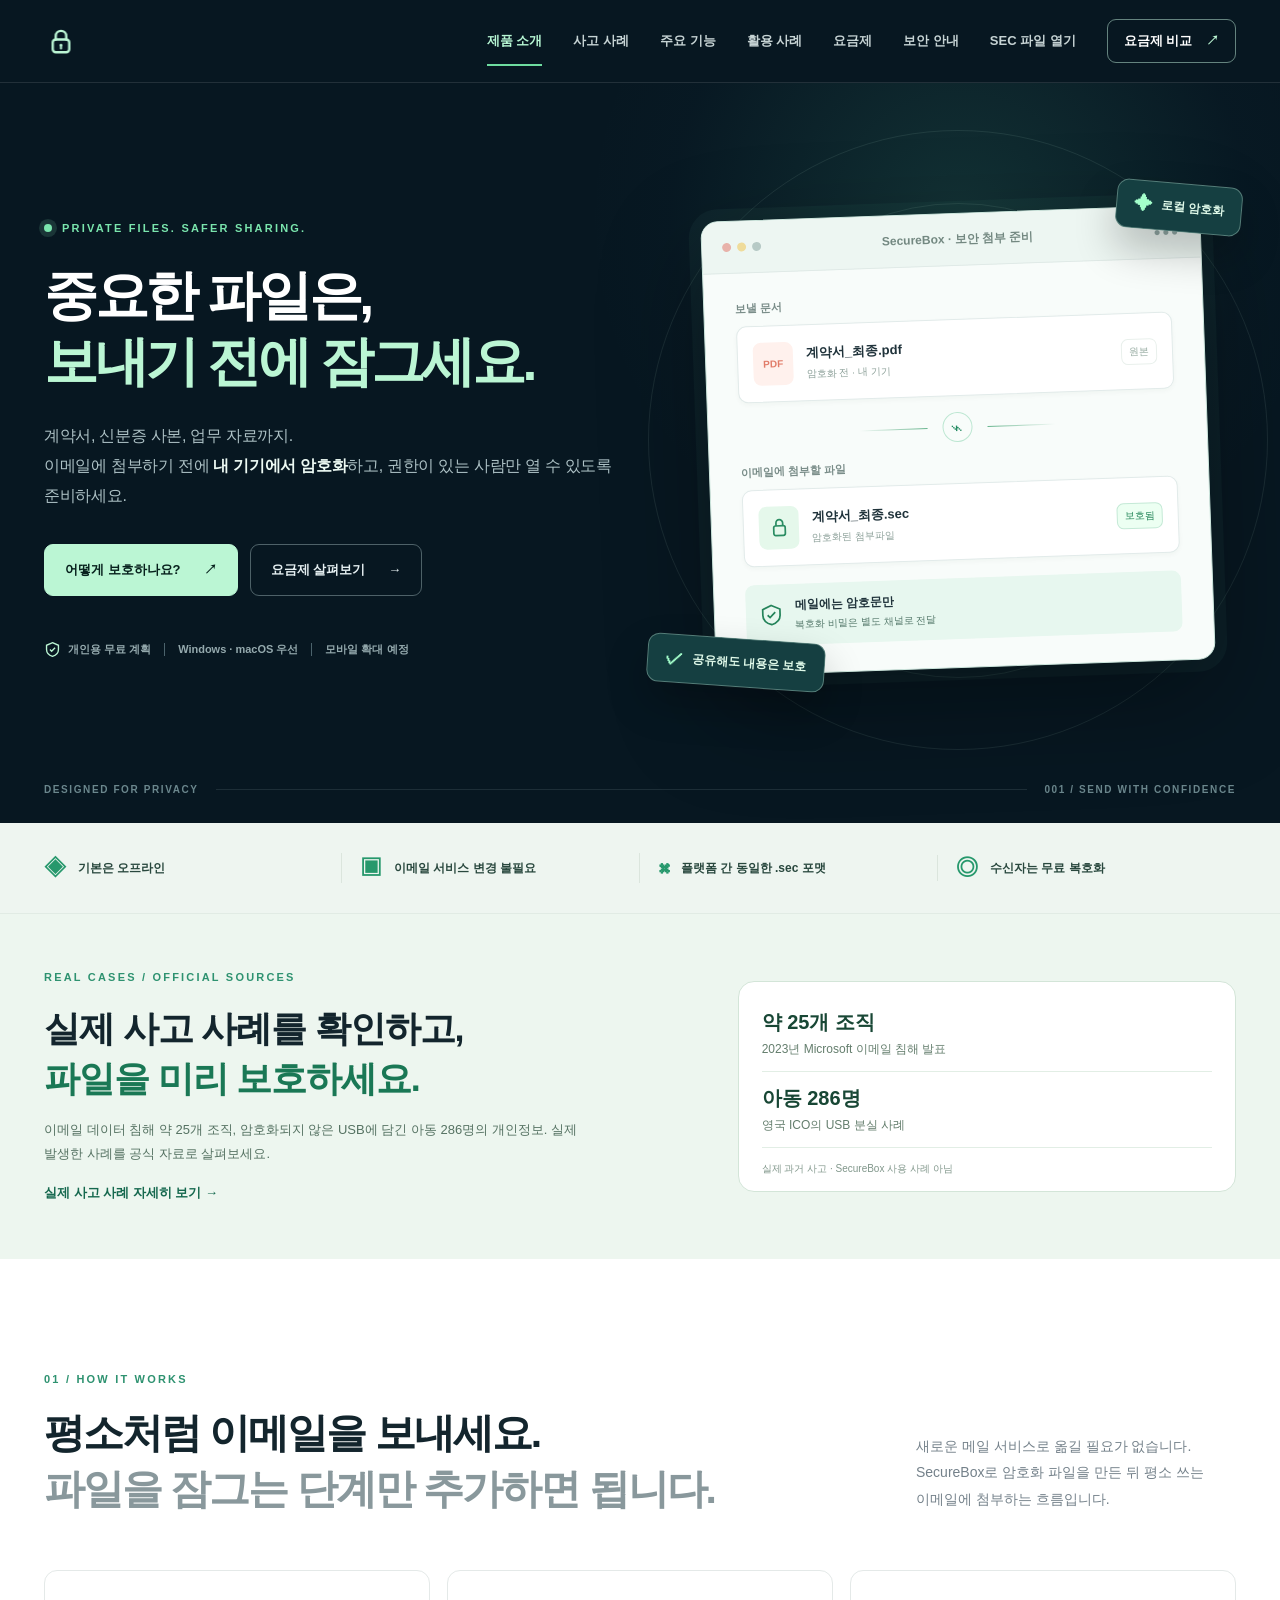
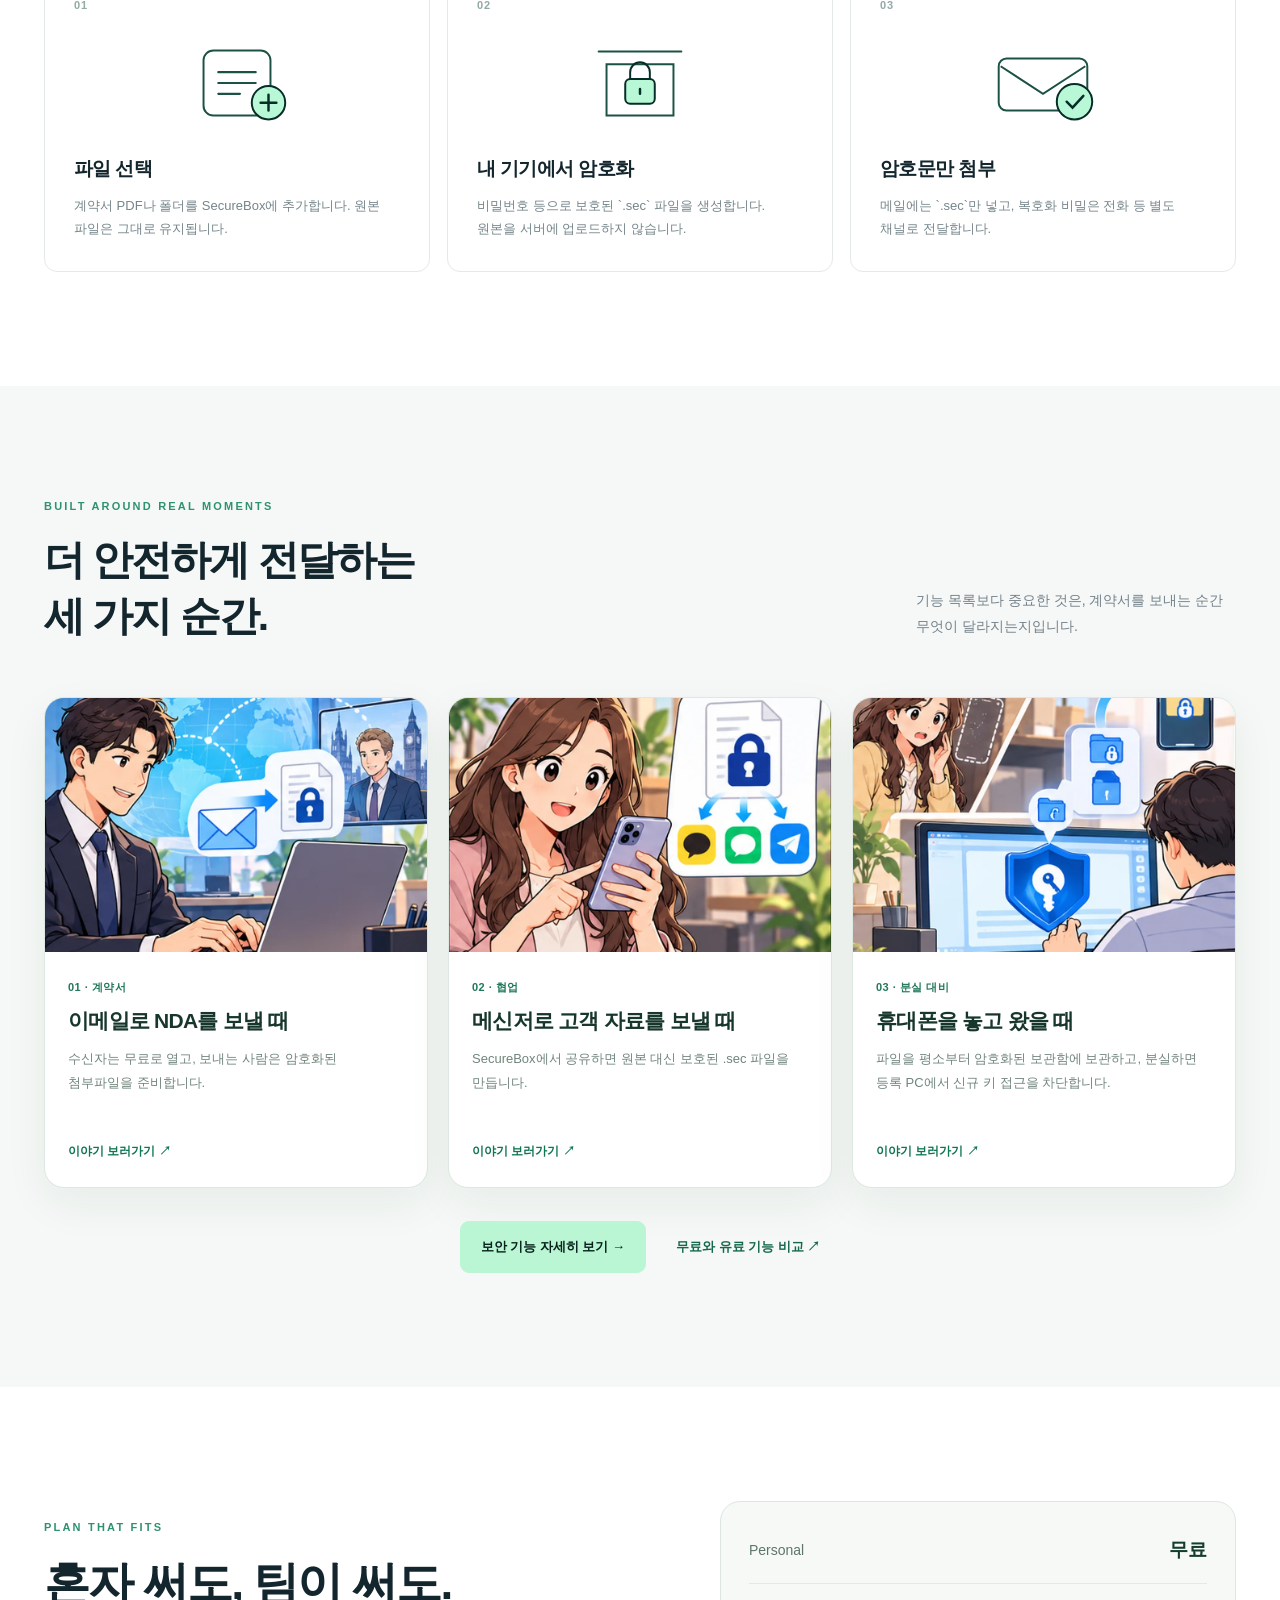
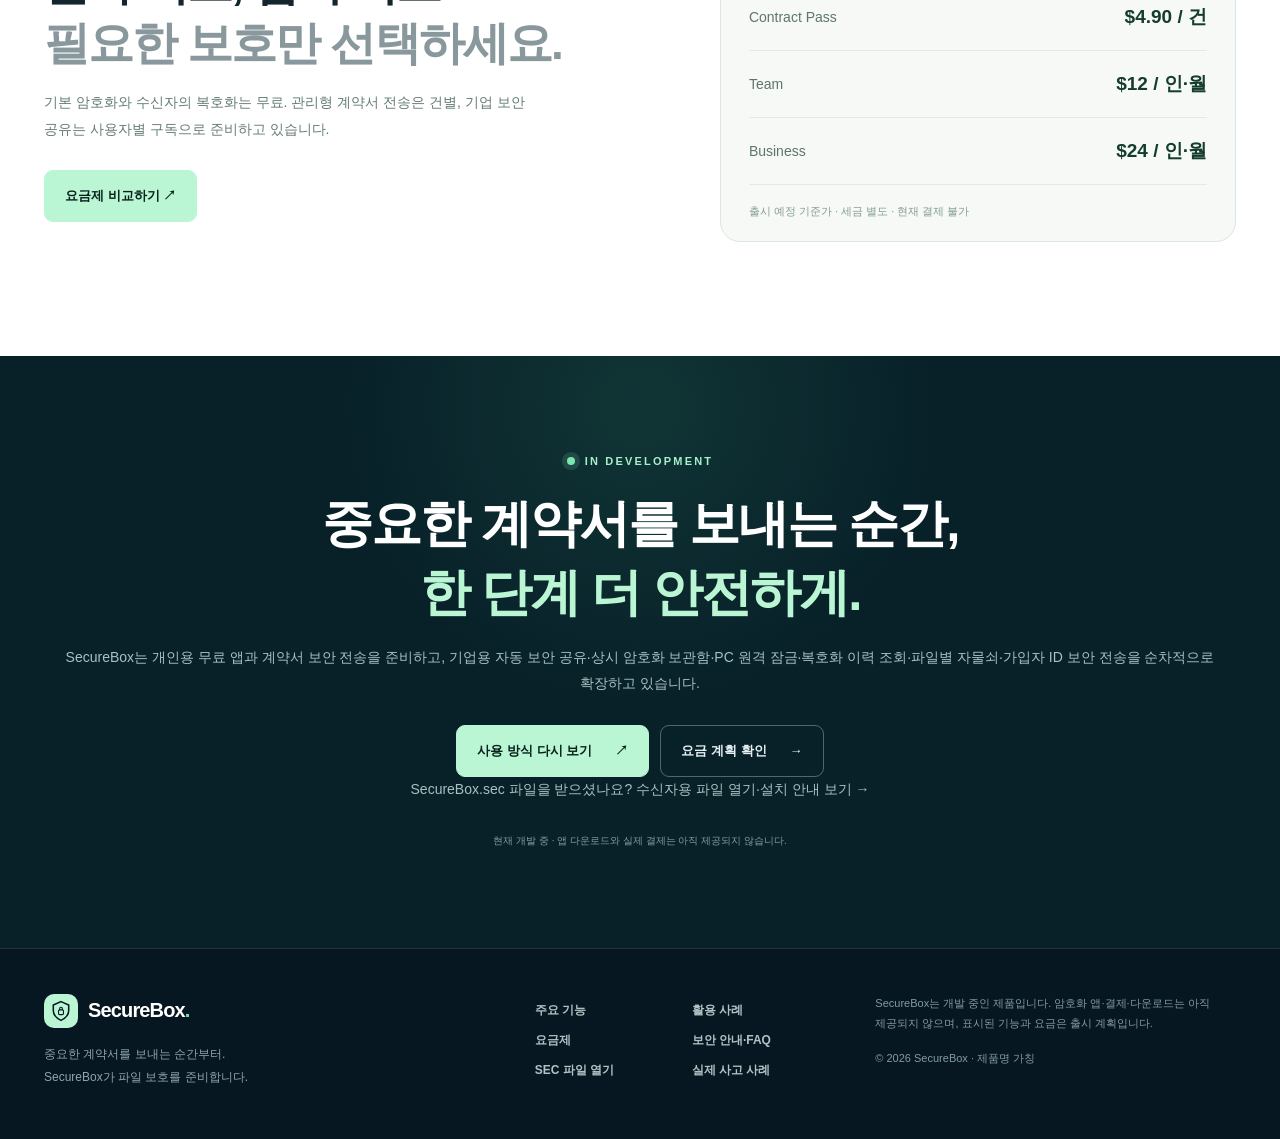
<file: index.html>
<!DOCTYPE html>
<html lang="ko"><head><meta charset="utf-8"/><meta content="width=device-width, initial-scale=1" name="viewport"/><meta content="#071721" name="theme-color"/><meta content="계약서와 개인정보 파일을 이메일·메신저·USB로 보낼 때 암호화하는 SecureBox. 개인 무료, 기업 보안 공유는 유료로 준비 중입니다." name="description"/><meta content="index, follow" name="robots"/><meta content="strict-origin-when-cross-origin" name="referrer"/><meta content="default-src 'none'; script-src 'self'; style-src 'self'; img-src 'self' data:; font-src 'self'; connect-src 'none'; form-action 'none'; object-src 'none'; base-uri 'self'; frame-ancestors 'none'; upgrade-insecure-requests" http-equiv="Content-Security-Policy"/><title>계약서·중요 파일 보안 전송 | SecureBox</title><link href="./favicon.ico?v=20261029-audit1" rel="icon" type="image/x-icon"/><link href="./favicon.svg?v=20261029-audit1" rel="icon" type="image/svg+xml" sizes="any"/><link href="./styles.css?v=20261030-logo5" rel="stylesheet"/><script defer="" src="./script.js?v=20261030-logo5"></script></head><body><a class="skip-link" href="#main">본문 바로가기</a><div class="page-shell"><header class="site-header" id="top"><div class="nav-wrap container"><a aria-label="SecureBox 홈" class="brand brand-header" href="./index.html"><span aria-hidden="true" class="brand-mark brand-animated brand-final-lock"><span class="brand-glow"></span><svg class="brand-logo-svg" fill="none" viewBox="0 0 40 40"><path class="brand-shield" d="M20 3L34 9V19C34 27.7 28.3 33 20 37C11.7 33 6 27.7 6 19V9L20 3Z" stroke="currentColor" stroke-width="2.8"></path><rect class="brand-lock-body" height="8.5" rx="2" stroke="currentColor" stroke-width="2" width="9" x="15.5" y="18"></rect><path class="brand-open-shackle" d="M17.5 18V15.9C17.5 13.9 18.7 12.7 20.5 12.7C21.7 12.7 22.7 13.2 23.4 14.1" stroke="currentColor" stroke-linecap="round" stroke-width="2"></path><path class="brand-closed-shackle" d="M17.5 18V15.8A2.5 2.5 0 0 1 22.5 15.8V18" stroke="currentColor" stroke-linecap="round" stroke-width="2"></path><g class="brand-square-lock-glyph"><rect height="14" rx="3" fill="currentColor" width="18" x="11" y="19"></rect><path d="M14 19V14.5A6 6 0 0 1 26 14.5V19" fill="none" stroke="currentColor" stroke-linecap="round" stroke-width="3"></path><circle cx="20" cy="25" fill="var(--mint)" r="1.5"></circle></g><g class="brand-final-lock-glyph"><rect height="17" rx="4" stroke="currentColor" stroke-width="3.2" width="22" x="9" y="18"></rect><path d="M13 18V13.5A7 7 0 0 1 27 13.5V18" stroke="currentColor" stroke-linecap="round" stroke-width="3.2"></path><circle cx="20" cy="25.5" fill="currentColor" r="1.8"></circle><path d="M20 27.2V30" stroke="currentColor" stroke-linecap="round" stroke-width="2.8"></path></g></svg></span><span aria-hidden="true" class="brand-text-stage brand-morph"><span class="brand-kept">Sec</span><span class="brand-removed">ure</span><span class="brand-box">Box</span><span class="brand-original-dot">.</span><span class="brand-extension">.sec</span></span><span class="sr-only">SecureBox</span></a><button aria-controls="nav-links" aria-expanded="false" aria-label="메뉴 열기" class="menu-toggle" type="button"><span></span><span></span><span></span></button><nav aria-label="주 메뉴" class="nav-links" id="nav-links"><a aria-current="page" href="./index.html">제품 소개</a><a href="./incidents.html">사고 사례</a><a href="./features.html">주요 기능</a><a href="./stories.html">활용 사례</a><a href="./pricing.html">요금제</a><a href="./security.html">보안 안내</a><a href="./open-sec.html">SEC 파일 열기</a><a class="nav-cta" href="./pricing.html">요금제 비교 <span aria-hidden="true">↗</span></a></nav></div></header><main id="main"><section aria-labelledby="hero-heading" class="hero section-dark">
<div aria-hidden="true" class="hero-glow"></div>
<div class="hero-grid container">
<div class="hero-content">
<div class="eyebrow"><span class="status-dot"></span> PRIVATE FILES. SAFER SHARING.</div>
<h1 id="hero-heading">중요한 파일은,<br/><span>보내기 전에 잠그세요.</span></h1>
<p class="hero-lead">계약서, 신분증 사본, 업무 자료까지.<br/>이메일에 첨부하기 전에 <strong>내 기기에서 암호화</strong>하고, 권한이 있는 사람만 열 수 있도록 준비하세요.</p>
<div class="hero-actions"><a class="btn btn-primary" href="./features.html">어떻게 보호하나요? <span aria-hidden="true">↗</span></a><a class="btn btn-secondary" href="./pricing.html">요금제 살펴보기 <span aria-hidden="true">→</span></a></div>
<div class="hero-meta"><span><svg aria-hidden="true" viewbox="0 0 20 20"><path d="M10 2l7 3v5c0 4.5-3 6.8-7 8-4-1.2-7-3.5-7-8V5l7-3Z" fill="none" stroke="currentColor" stroke-width="1.6"></path><path d="m7 10 2 2 4-4" fill="none" stroke="currentColor" stroke-width="1.6"></path></svg>개인용 무료 계획</span><span class="meta-divider"></span><span>Windows · macOS 우선</span><span class="meta-divider"></span><span>모바일 확대 예정</span></div>
</div>
<div aria-label="PDF 계약서를 암호화된 SEC 파일로 변환하는 흐름 예시" class="hero-art">
<div class="orbit orbit-one"></div><div class="orbit orbit-two"></div>
<div class="app-window">
<div class="app-toolbar"><div class="traffic"><i></i><i></i><i></i></div><span class="app-window-title">SecureBox · 보안 첨부 준비</span><span class="toolbar-dots">•••</span></div>
<div class="app-body">
<div class="window-label">보낼 문서</div>
<div class="file-card initial"><div class="file-icon pdf">PDF</div><div class="file-details"><strong>계약서_최종.pdf</strong><small>암호화 전 · 내 기기</small></div><span class="file-state">원본</span></div>
<div class="encrypt-progress"><span class="progress-line"></span><span class="progress-lock">⌁</span><span class="progress-line"></span></div>
<div class="window-label">이메일에 첨부할 파일</div>
<div class="file-card protected"><div class="file-icon sec"><svg aria-hidden="true" fill="none" viewbox="0 0 24 24"><rect height="10" rx="2" stroke="currentColor" stroke-width="1.8" width="12" x="6" y="10"></rect><path d="M8.5 10V7A3.5 3.5 0 0 1 15.5 7V10" stroke="currentColor" stroke-width="1.8"></path></svg></div><div class="file-details"><strong>계약서_최종.sec</strong><small>암호화된 첨부파일</small></div><span class="file-state state-safe">보호됨</span></div>
<div class="secure-note"><svg aria-hidden="true" fill="none" viewbox="0 0 24 24"><path d="M12 2l9 4v6c0 5.7-4.1 8.5-9 10-4.9-1.5-9-4.3-9-10V6l9-4Z" stroke="currentColor" stroke-width="1.8"></path><path d="m8 12 2.5 2.5L16 9" stroke="currentColor" stroke-width="1.8"></path></svg><div><b>메일에는 암호문만</b><span>복호화 비밀은 별도 채널로 전달</span></div></div>
</div>
</div>
<div class="float-pill float-top"><span class="pill-icon">✦</span> 로컬 암호화</div><div class="float-pill float-bottom"><span class="pill-icon">✓</span> 공유해도 내용은 보호</div>
</div>
</div>
<div class="hero-bottom-line container"><span>DESIGNED FOR PRIVACY</span><span class="line-fill"></span><span>001 / SEND WITH CONFIDENCE</span></div>
</section><section aria-label="제품 특징 요약" class="trust-strip"><div class="container trust-grid"><div><span class="trust-icon">◈</span><span>기본은 오프라인</span></div><div><span class="trust-icon">▣</span><span>이메일 서비스 변경 불필요</span></div><div><span class="trust-icon">⌘</span><span>플랫폼 간 동일한 .sec 포맷</span></div><div><span class="trust-icon">◎</span><span>수신자는 무료 복호화</span></div></div></section><section class="incident-home" aria-labelledby="home-incidents-heading"><div class="container incident-home-layout"><div><p class="section-kicker">REAL CASES / OFFICIAL SOURCES</p><h2 id="home-incidents-heading">실제 사고 사례를 확인하고,<br/><span>파일을 미리 보호하세요.</span></h2><p>이메일 데이터 침해 약 25개 조직, 암호화되지 않은 USB에 담긴 아동 286명의 개인정보. 실제 발생한 사례를 공식 자료로 살펴보세요.</p><a class="text-link" href="./incidents.html">실제 사고 사례 자세히 보기 →</a></div><div class="incident-home-figures"><div><strong>약 25개 조직</strong><span>2023년 Microsoft 이메일 침해 발표</span></div><div><strong>아동 286명</strong><span>영국 ICO의 USB 분실 사례</span></div><small>실제 과거 사고 · SecureBox 사용 사례 아님</small></div></div></section><section aria-labelledby="how-title" class="section-pad section-white" id="how">
<div class="container"><div class="section-intro"><div><p class="section-kicker">01 / HOW IT WORKS</p><h2 id="how-title">평소처럼 이메일을 보내세요.<br/><span class="subtle-heading">파일을 잠그는 단계만 추가하면 됩니다.</span></h2></div><p>새로운 메일 서비스로 옮길 필요가 없습니다. SecureBox로 암호화 파일을 만든 뒤 평소 쓰는 이메일에 첨부하는 흐름입니다.</p></div>
<div class="steps-grid">
<article class="step-card"><div class="step-no">01</div><div class="step-drawing"><svg aria-hidden="true" fill="none" viewbox="0 0 128 90"><rect height="66" rx="10" stroke="currentColor" stroke-width="2" width="68" x="30" y="12"></rect><path d="M45 34h38M45 45h38M45 56h22" stroke="currentColor" stroke-linecap="round" stroke-width="2.2"></path><circle cx="96" cy="65" fill="#b9f8d6" r="17" stroke="#062d27" stroke-width="2"></circle><path d="M96 57v16m-8-8h16" stroke="#062d27" stroke-linecap="round" stroke-width="2.5"></path></svg></div><h3>파일 선택</h3><p>계약서 PDF나 폴더를 SecureBox에 추가합니다. 원본 파일은 그대로 유지됩니다.</p></article>
<article class="step-card"><div class="step-no">02</div><div class="step-drawing"><svg aria-hidden="true" fill="none" viewbox="0 0 128 90"><path d="M30 26h68v52H30z" stroke="currentColor" stroke-width="2"></path><rect fill="#b9f8d6" height="25" rx="5" stroke="#062d27" stroke-width="2" width="30" x="49" y="41"></rect><path d="M54 41v-7a10 10 0 0 1 20 0v7" stroke="#062d27" stroke-width="2"></path><path d="M64 51v5" stroke="#062d27" stroke-linecap="round" stroke-width="2.5"></path><path d="M22 13h84" stroke="currentColor" stroke-linecap="round" stroke-width="2"></path></svg></div><h3>내 기기에서 암호화</h3><p>비밀번호 등으로 보호된 `.sec` 파일을 생성합니다. 원본을 서버에 업로드하지 않습니다.</p></article>
<article class="step-card"><div class="step-no">03</div><div class="step-drawing"><svg aria-hidden="true" fill="none" viewbox="0 0 128 90"><rect height="53" rx="8" stroke="currentColor" stroke-width="2" width="90" x="19" y="20"></rect><path d="m21 28 43 28 43-28" stroke="currentColor" stroke-width="2"></path><circle cx="96" cy="64" fill="#b9f8d6" r="18" stroke="#062d27" stroke-width="2"></circle><path d="m88 64 6 6 11-12" stroke="#062d27" stroke-linecap="round" stroke-width="2.5"></path></svg></div><h3>암호문만 첨부</h3><p>메일에는 `.sec`만 넣고, 복호화 비밀은 전화 등 별도 채널로 전달합니다.</p></article>
</div>
</div>
</section><section class="section-pad home-choice"><div class="container"><p class="section-kicker">BUILT AROUND REAL MOMENTS</p><div class="section-intro"><div><h2>더 안전하게 전달하는<br/>세 가지 순간.</h2></div><p>기능 목록보다 중요한 것은, 계약서를 보내는 순간 무엇이 달라지는지입니다.</p></div><div class="home-story-grid"><a class="home-story" href="./stories.html"><img alt="비즈니스 파트너에게 암호화된 계약서를 보내는 만화 삽화" loading="eager" src="./assets/stories/email-partner.webp"/><div><span>01 · 계약서</span><h3>이메일로 NDA를 보낼 때</h3><p>수신자는 무료로 열고, 보내는 사람은 암호화된 첨부파일을 준비합니다.</p><b>이야기 보러가기 ↗</b></div></a><a class="home-story" href="./stories.html"><img alt="스마트폰에서 보안 공유를 준비하는 만화 삽화" loading="eager" src="./assets/stories/messenger-share.webp"/><div><span>02 · 협업</span><h3>메신저로 고객 자료를 보낼 때</h3><p>SecureBox에서 공유하면 원본 대신 보호된 .sec 파일을 만듭니다.</p><b>이야기 보러가기 ↗</b></div></a><a class="home-story" href="./stories.html"><img alt="등록 PC에서 보호된 모바일 파일 복구를 승인하는 만화 삽화" loading="eager" src="./assets/stories/pc-vault-only.webp"/><div><span>03 · 분실 대비</span><h3>휴대폰을 놓고 왔을 때</h3><p>파일을 평소부터 암호화된 보관함에 보관하고, 분실하면 등록 PC에서 신규 키 접근을 차단합니다.</p><b>이야기 보러가기 ↗</b></div></a></div><div class="home-choice-cta"><a class="btn btn-primary" href="./features.html">보안 기능 자세히 보기 →</a><a class="text-link" href="./pricing.html">무료와 유료 기능 비교 ↗</a></div></div></section><section class="section-pad home-offer"><div class="container home-offer-grid"><div><p class="section-kicker">PLAN THAT FITS</p><h2>혼자 써도, 팀이 써도.<br/><span class="subtle-heading">필요한 보호만 선택하세요.</span></h2><p>기본 암호화와 수신자의 복호화는 무료. 관리형 계약서 전송은 건별, 기업 보안 공유는 사용자별 구독으로 준비하고 있습니다.</p><a class="btn btn-primary" href="./pricing.html">요금제 비교하기 ↗</a></div><div class="home-offer-table"><div><span>Personal</span><strong>무료</strong></div><div><span>Contract Pass</span><strong>$4.90 / 건</strong></div><div><span>Team</span><strong>$12 / 인·월</strong></div><div><span>Business</span><strong>$24 / 인·월</strong></div><small>출시 예정 기준가 · 세금 별도 · 현재 결제 불가</small></div></div></section><section class="closing-section" id="launch-note"><div class="container closing-content"><div class="closing-kicker"><span class="status-dot"></span> IN DEVELOPMENT</div><h2>중요한 계약서를 보내는 순간,<br><span>한 단계 더 안전하게.</span></br></h2><p>SecureBox는 개인용 무료 앱과 계약서 보안 전송을 준비하고, 기업용 자동 보안 공유·상시 암호화 보관함·PC 원격 잠금·복호화 이력 조회·파일별 자물쇠·가입자 ID 보안 전송을 순차적으로 확장하고 있습니다.</p><div class="closing-actions"><a class="btn btn-primary" href="./features.html">사용 방식 다시 보기 <span aria-hidden="true">↗</span></a><a class="btn btn-secondary" href="./pricing.html">요금 계획 확인 <span aria-hidden="true">→</span></a></div><p>SecureBox.sec 파일을 받으셨나요? <a href="./open-sec.html">수신자용 파일 열기·설치 안내 보기 →</a></p><div class="release-badge">현재 개발 중 · 앱 다운로드와 실제 결제는 아직 제공되지 않습니다.</div></div></section></main><footer class="footer"><div class="container footer-grid"><div><a class="brand footer-brand" href="./index.html"><span aria-hidden="true" class="brand-mark"><svg fill="none" viewbox="0 0 40 40"><path d="M20 3L34 9V19C34 27.7 28.3 33 20 37C11.7 33 6 27.7 6 19V9L20 3Z" stroke="currentColor" stroke-width="2.8"></path><rect height="8.5" rx="2" stroke="currentColor" stroke-width="2" width="9" x="15.5" y="18"></rect><path d="M17.5 18V15.8A2.5 2.5 0 0 1 22.5 15.8V18" stroke="currentColor" stroke-width="2"></path></svg></span><span>SecureBox<span class="brand-dot">.</span></span></a><p>중요한 계약서를 보내는 순간부터.<br/>SecureBox가 파일 보호를 준비합니다.</p></div><div class="footer-links"><a href="./features.html">주요 기능</a><a href="./stories.html">활용 사례</a><a href="./pricing.html">요금제</a><a href="./security.html">보안 안내·FAQ</a><a href="./open-sec.html">SEC 파일 열기</a><a href="./incidents.html">실제 사고 사례</a></div><div class="footer-note"><p>SecureBox는 개발 중인 제품입니다. 암호화 앱·결제·다운로드는 아직 제공되지 않으며, 표시된 기능과 요금은 출시 계획입니다.</p><p>© 2026 SecureBox · 제품명 가칭</p></div></div></footer></div></body></html>
</file>
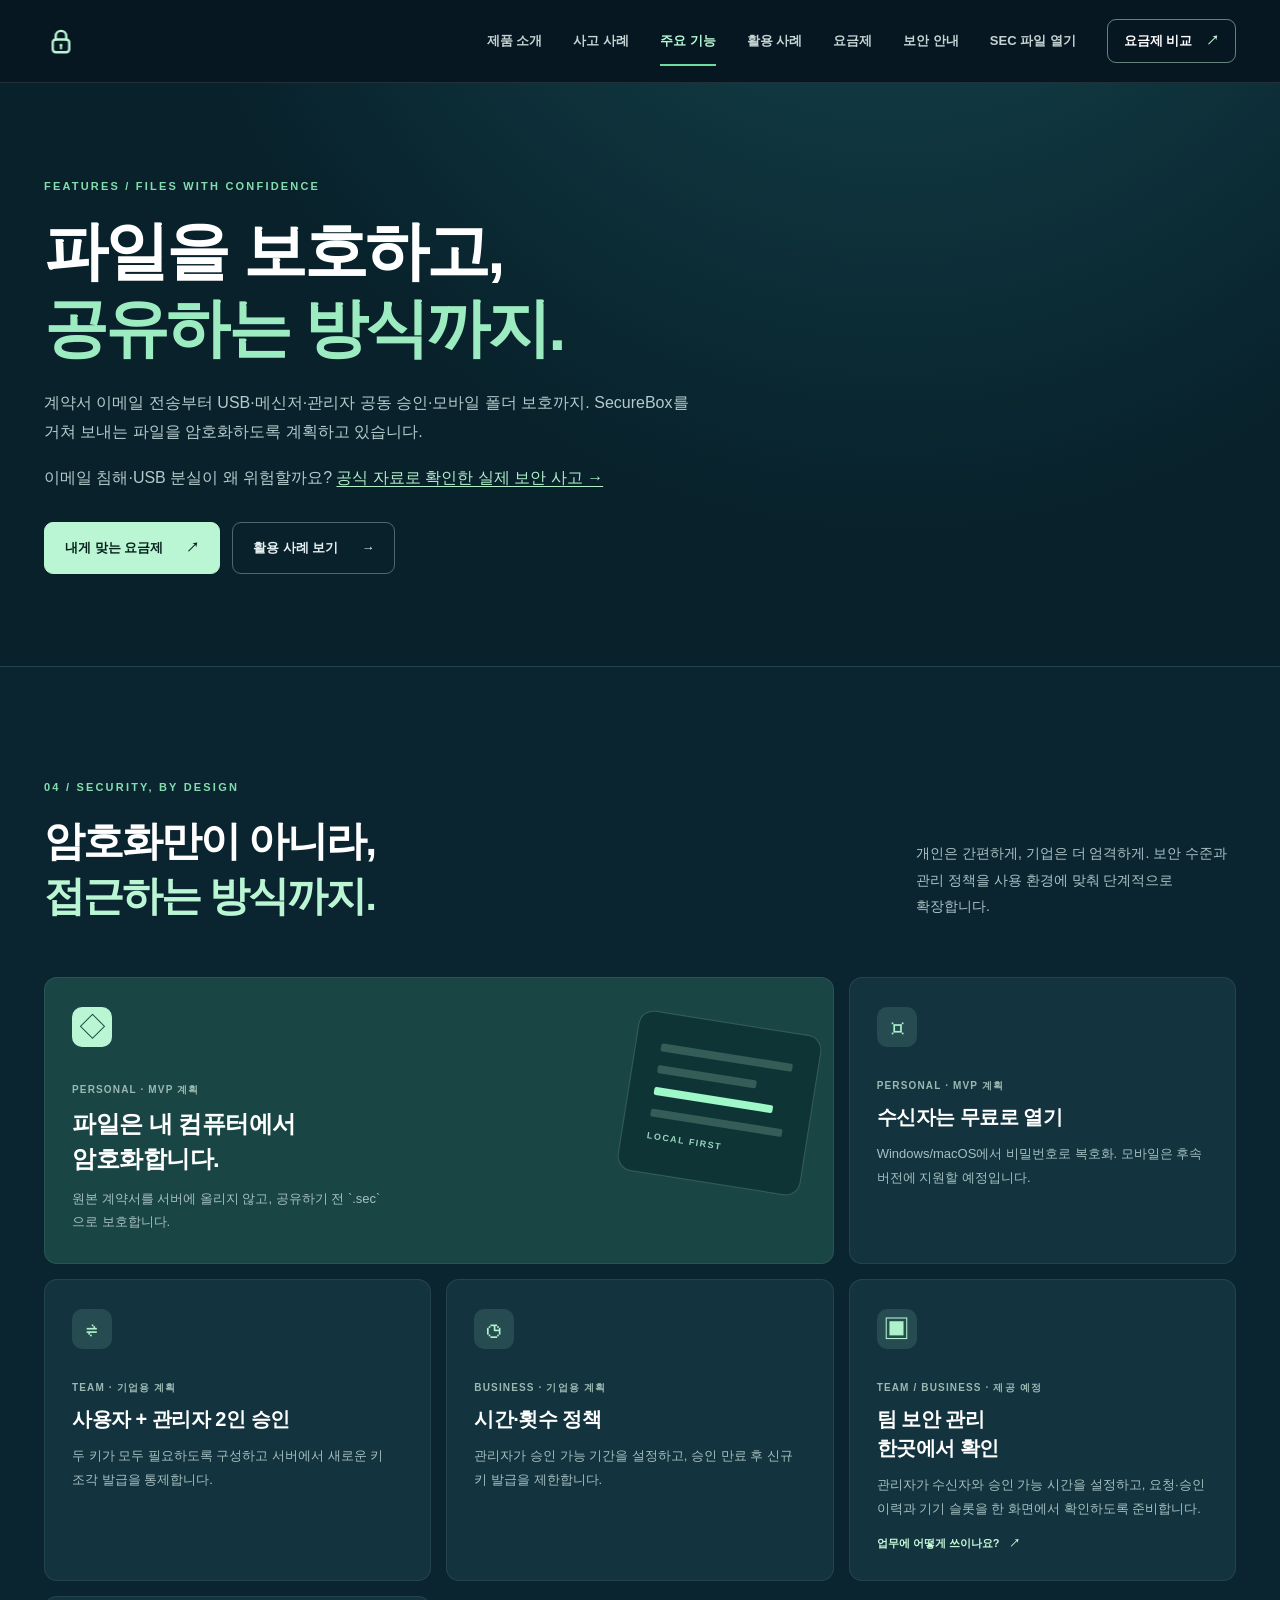
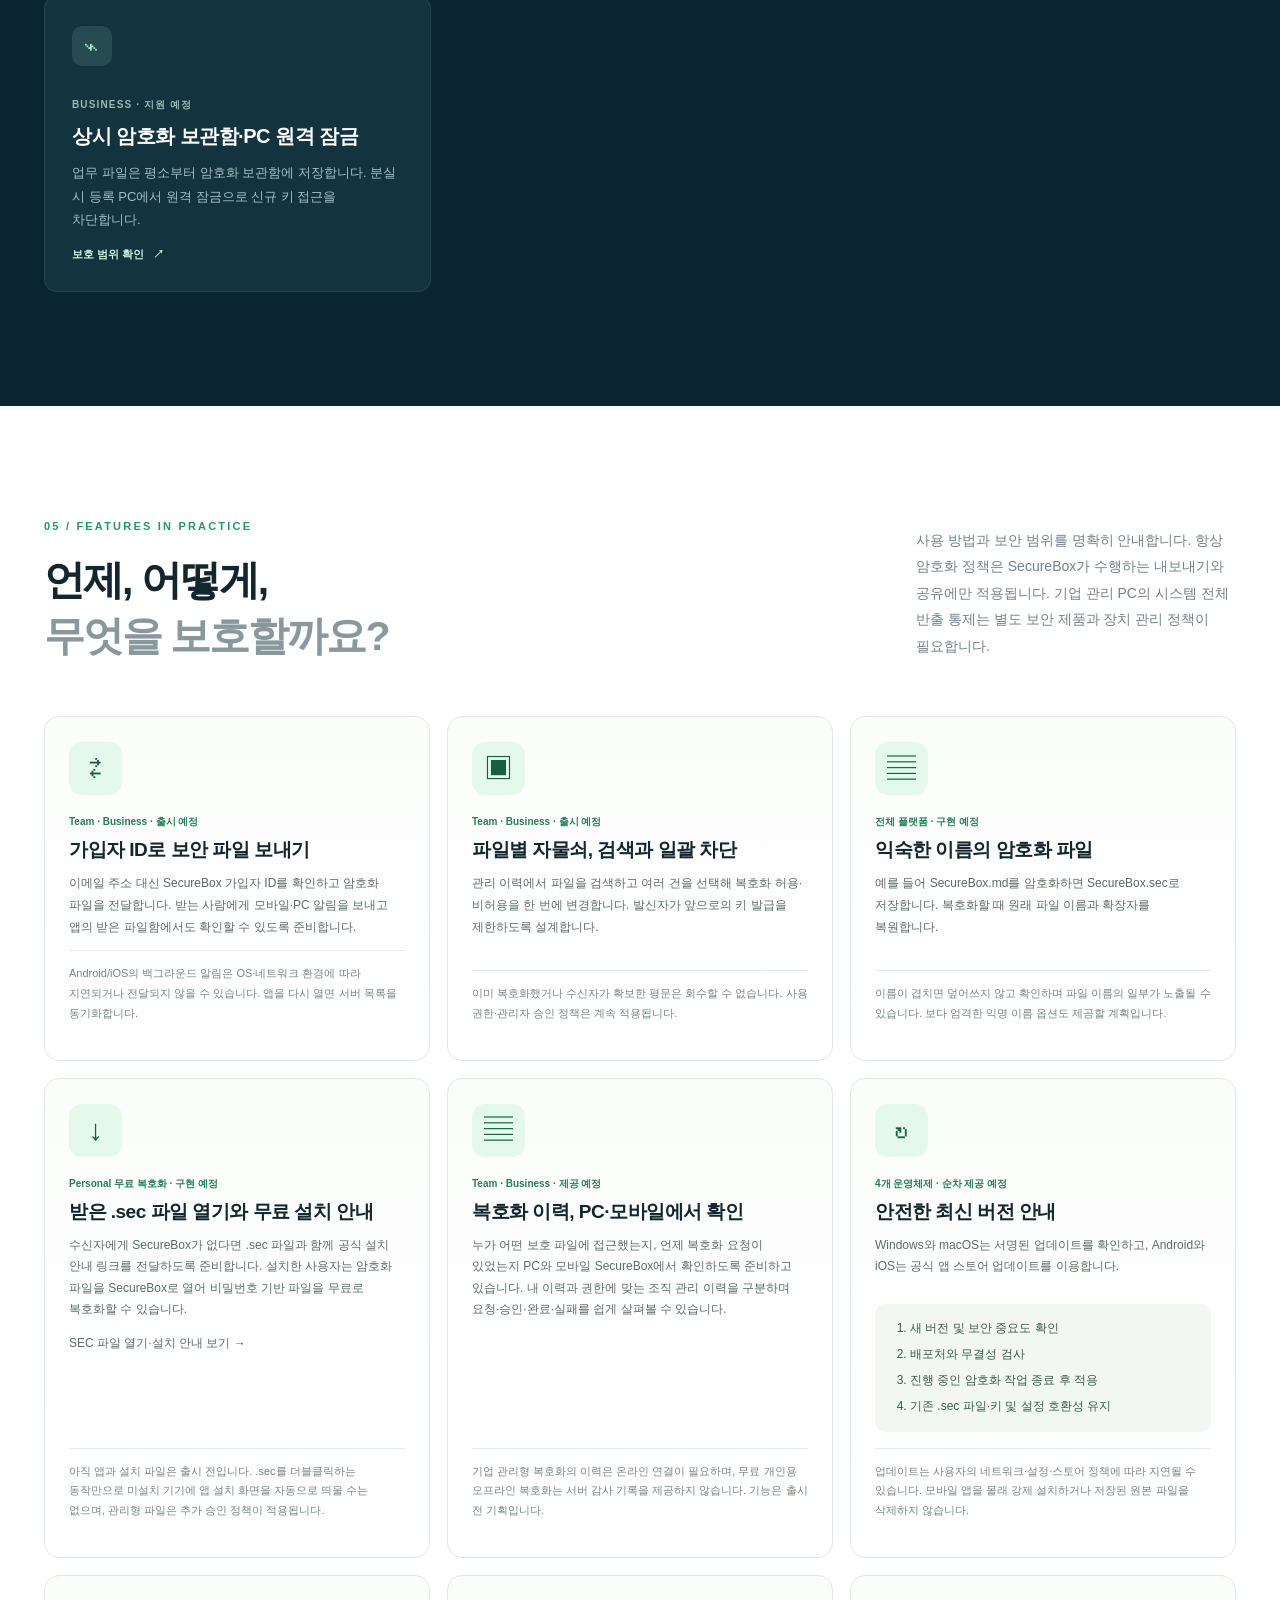
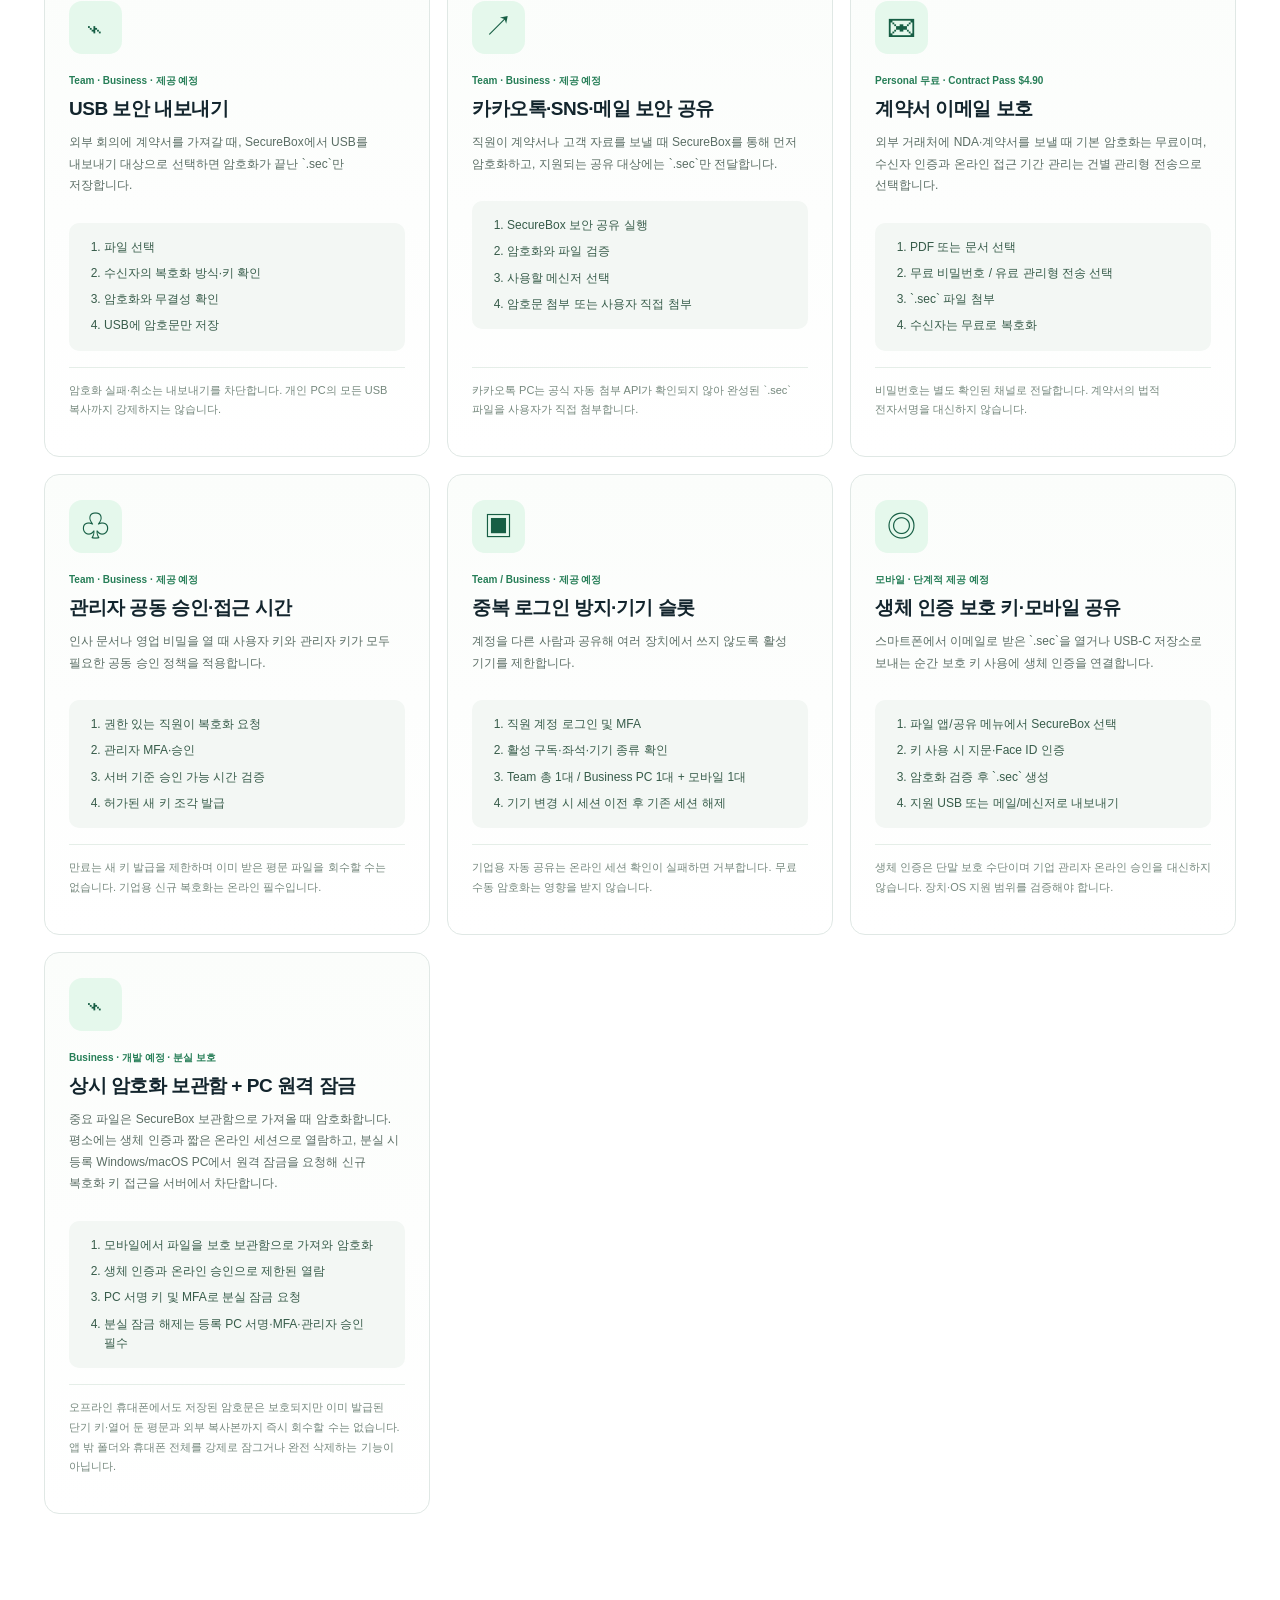
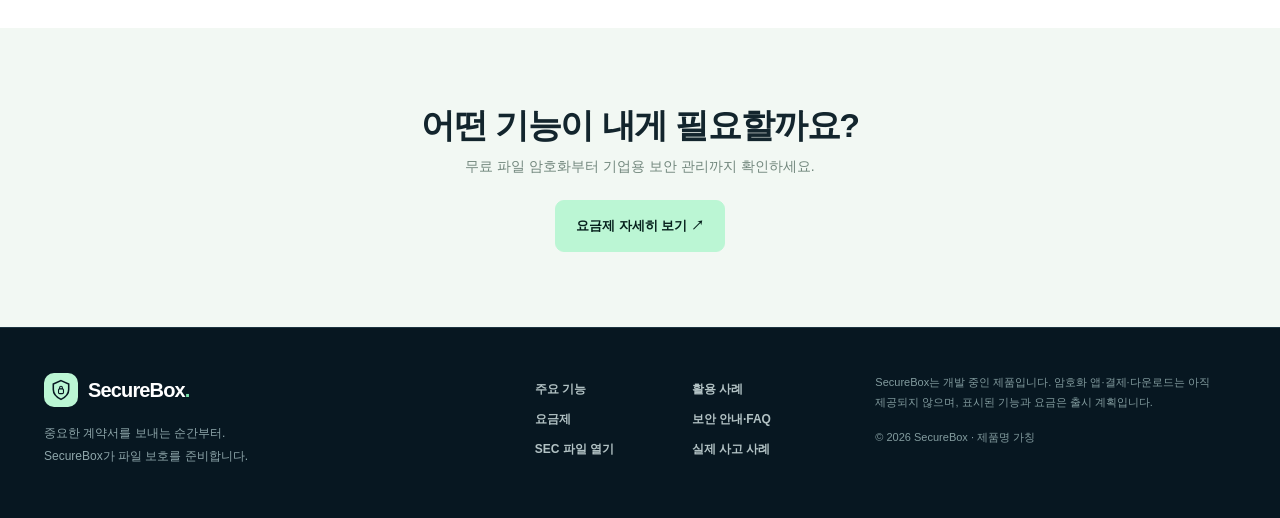
<file: features.html>
<!DOCTYPE html>
<html lang="ko"><head><meta charset="utf-8"/><meta content="width=device-width, initial-scale=1" name="viewport"/><meta content="#071721" name="theme-color"/><meta content="SecureBox의 계약서 보호, USB·메신저 보안 공유, 관리자 승인, 모바일 폴더 보호 및 안전한 업데이트 계획을 알아보세요." name="description"/><meta content="index, follow" name="robots"/><meta content="strict-origin-when-cross-origin" name="referrer"/><meta content="default-src 'none'; script-src 'self'; style-src 'self'; img-src 'self' data:; font-src 'self'; connect-src 'none'; form-action 'none'; object-src 'none'; base-uri 'self'; frame-ancestors 'none'; upgrade-insecure-requests" http-equiv="Content-Security-Policy"/><title>기능 안내 | SecureBox</title><link href="./favicon.ico?v=20261029-audit1" rel="icon" type="image/x-icon"/><link href="./favicon.svg?v=20261029-audit1" rel="icon" type="image/svg+xml" sizes="any"/><link href="./styles.css?v=20261030-logo5" rel="stylesheet"/><script defer="" src="./script.js?v=20261030-logo5"></script></head><body><a class="skip-link" href="#main">본문 바로가기</a><div class="page-shell"><header class="site-header" id="top"><div class="nav-wrap container"><a aria-label="SecureBox 홈" class="brand brand-header" href="./index.html"><span aria-hidden="true" class="brand-mark brand-animated brand-final-lock"><span class="brand-glow"></span><svg class="brand-logo-svg" fill="none" viewBox="0 0 40 40"><path class="brand-shield" d="M20 3L34 9V19C34 27.7 28.3 33 20 37C11.7 33 6 27.7 6 19V9L20 3Z" stroke="currentColor" stroke-width="2.8"></path><rect class="brand-lock-body" height="8.5" rx="2" stroke="currentColor" stroke-width="2" width="9" x="15.5" y="18"></rect><path class="brand-open-shackle" d="M17.5 18V15.9C17.5 13.9 18.7 12.7 20.5 12.7C21.7 12.7 22.7 13.2 23.4 14.1" stroke="currentColor" stroke-linecap="round" stroke-width="2"></path><path class="brand-closed-shackle" d="M17.5 18V15.8A2.5 2.5 0 0 1 22.5 15.8V18" stroke="currentColor" stroke-linecap="round" stroke-width="2"></path><g class="brand-square-lock-glyph"><rect height="14" rx="3" fill="currentColor" width="18" x="11" y="19"></rect><path d="M14 19V14.5A6 6 0 0 1 26 14.5V19" fill="none" stroke="currentColor" stroke-linecap="round" stroke-width="3"></path><circle cx="20" cy="25" fill="var(--mint)" r="1.5"></circle></g><g class="brand-final-lock-glyph"><rect height="17" rx="4" stroke="currentColor" stroke-width="3.2" width="22" x="9" y="18"></rect><path d="M13 18V13.5A7 7 0 0 1 27 13.5V18" stroke="currentColor" stroke-linecap="round" stroke-width="3.2"></path><circle cx="20" cy="25.5" fill="currentColor" r="1.8"></circle><path d="M20 27.2V30" stroke="currentColor" stroke-linecap="round" stroke-width="2.8"></path></g></svg></span><span aria-hidden="true" class="brand-text-stage brand-morph"><span class="brand-kept">Sec</span><span class="brand-removed">ure</span><span class="brand-box">Box</span><span class="brand-original-dot">.</span><span class="brand-extension">.sec</span></span><span class="sr-only">SecureBox</span></a><button aria-controls="nav-links" aria-expanded="false" aria-label="메뉴 열기" class="menu-toggle" type="button"><span></span><span></span><span></span></button><nav aria-label="주 메뉴" class="nav-links" id="nav-links"><a href="./index.html">제품 소개</a><a href="./incidents.html">사고 사례</a><a aria-current="page" href="./features.html">주요 기능</a><a href="./stories.html">활용 사례</a><a href="./pricing.html">요금제</a><a href="./security.html">보안 안내</a><a href="./open-sec.html">SEC 파일 열기</a><a class="nav-cta" href="./pricing.html">요금제 비교 <span aria-hidden="true">↗</span></a></nav></div></header><main id="main"><section class="subhero"><div class="container"><p class="section-kicker light-kicker">FEATURES / FILES WITH CONFIDENCE</p><h1>파일을 보호하고,<br/><span>공유하는 방식까지.</span></h1><p>계약서 이메일 전송부터 USB·메신저·관리자 공동 승인·모바일 폴더 보호까지. SecureBox를 거쳐 보내는 파일을 암호화하도록 계획하고 있습니다.</p><p class="incident-content-link">이메일 침해·USB 분실이 왜 위험할까요? <a href="./incidents.html">공식 자료로 확인한 실제 보안 사고 →</a></p><div class="subhero-actions"><a class="btn btn-primary" href="./pricing.html">내게 맞는 요금제 <span aria-hidden="true">↗</span></a><a class="btn btn-secondary" href="./stories.html">활용 사례 보기 <span aria-hidden="true">→</span></a></div></div></section><section aria-labelledby="features-title" class="section-pad features-section" id="features"><div class="container"><p class="section-kicker light-kicker">04 / SECURITY, BY DESIGN</p><div class="section-intro features-intro"><div><h2 id="features-title">암호화만이 아니라,<br><span>접근하는 방식까지.</span></br></h2></div><p>개인은 간편하게, 기업은 더 엄격하게. 보안 수준과 관리 정책을 사용 환경에 맞춰 단계적으로 확장합니다.</p></div>
<div class="feature-grid">
<article class="feature-tile big-feature"><div class="feature-icon mint">◇</div><div class="feature-text"><span class="feature-label">PERSONAL · MVP 계획</span><h3>파일은 내 컴퓨터에서<br/>암호화합니다.</h3><p>원본 계약서를 서버에 올리지 않고, 공유하기 전 `.sec`으로 보호합니다.</p></div><div class="feature-mini"><span class="mini-bar"></span><span class="mini-bar"></span><span class="mini-bar active"></span><span class="mini-bar"></span><span>LOCAL FIRST</span></div></article>
<article class="feature-tile"><div class="feature-icon">⌑</div><span class="feature-label">PERSONAL · MVP 계획</span><h3>수신자는 무료로 열기</h3><p>Windows/macOS에서 비밀번호로 복호화. 모바일은 후속 버전에 지원할 예정입니다.</p></article>
<article class="feature-tile"><div class="feature-icon">⇌</div><span class="feature-label">TEAM · 기업용 계획</span><h3>사용자 + 관리자 2인 승인</h3><p>두 키가 모두 필요하도록 구성하고 서버에서 새로운 키 조각 발급을 통제합니다.</p></article>
<article class="feature-tile"><div class="feature-icon">◷</div><span class="feature-label">BUSINESS · 기업용 계획</span><h3>시간·횟수 정책</h3><p>관리자가 승인 가능 기간을 설정하고, 승인 만료 후 신규 키 발급을 제한합니다.</p></article>
<article class="feature-tile"><div class="feature-icon">▣</div><span class="feature-label">TEAM / BUSINESS · 제공 예정</span><h3>팀 보안 관리<br/>한곳에서 확인</h3><p>관리자가 수신자와 승인 가능 시간을 설정하고, 요청·승인 이력과 기기 슬롯을 한 화면에서 확인하도록 준비합니다.</p><a class="feature-inline-link" href="./features.html#feature-deep">업무에 어떻게 쓰이나요? <span aria-hidden="true">↗</span></a></article>
<article class="feature-tile"><div class="feature-icon">⌁</div><span class="feature-label">BUSINESS · 지원 예정</span><h3>상시 암호화 보관함·PC 원격 잠금</h3><p>업무 파일은 평소부터 암호화 보관함에 저장합니다. 분실 시 등록 PC에서 원격 잠금으로 신규 키 접근을 차단합니다.</p><a class="feature-inline-link" href="./features.html#lost-device-details">보호 범위 확인 <span aria-hidden="true">↗</span></a></article>
</div>
</div></section><section aria-labelledby="detail-title" class="section-pad detail-section" id="feature-deep">
<div class="container">
<div class="section-intro"><div><p class="section-kicker">05 / FEATURES IN PRACTICE</p><h2 id="detail-title">언제, 어떻게,<br/><span class="subtle-heading">무엇을 보호할까요?</span></h2></div><p>사용 방법과 보안 범위를 명확히 안내합니다. 항상 암호화 정책은 SecureBox가 수행하는 내보내기와 공유에만 적용됩니다. 기업 관리 PC의 시스템 전체 반출 통제는 별도 보안 제품과 장치 관리 정책이 필요합니다.</p></div>
<div class="detail-grid">
<article class="detail-card" id="secure-id-transfer"><div class="detail-icon">⇄</div><div class="detail-status">Team · Business · 출시 예정</div><h3>가입자 ID로 보안 파일 보내기</h3><p>이메일 주소 대신 SecureBox 가입자 ID를 확인하고 암호화 파일을 전달합니다. 받는 사람에게 모바일·PC 알림을 보내고 앱의 받은 파일함에서도 확인할 수 있도록 준비합니다.</p><p class="detail-limit">Android/iOS의 백그라운드 알림은 OS·네트워크 환경에 따라 지연되거나 전달되지 않을 수 있습니다. 앱을 다시 열면 서버 목록을 동기화합니다.</p></article><article class="detail-card" id="file-access-control"><div class="detail-icon">▣</div><div class="detail-status">Team · Business · 출시 예정</div><h3>파일별 자물쇠, 검색과 일괄 차단</h3><p>관리 이력에서 파일을 검색하고 여러 건을 선택해 복호화 허용·비허용을 한 번에 변경합니다. 발신자가 앞으로의 키 발급을 제한하도록 설계합니다.</p><p class="detail-limit">이미 복호화했거나 수신자가 확보한 평문은 회수할 수 없습니다. 사용 권한·관리자 승인 정책은 계속 적용됩니다.</p></article><article class="detail-card" id="filename-rule"><div class="detail-icon">▤</div><div class="detail-status">전체 플랫폼 · 구현 예정</div><h3>익숙한 이름의 암호화 파일</h3><p>예를 들어 SecureBox.md를 암호화하면 SecureBox.sec로 저장합니다. 복호화할 때 원래 파일 이름과 확장자를 복원합니다.</p><p class="detail-limit">이름이 겹치면 덮어쓰지 않고 확인하며 파일 이름의 일부가 노출될 수 있습니다. 보다 엄격한 익명 이름 옵션도 제공할 계획입니다.</p></article><article class="detail-card" id="receiver-install"><div class="detail-icon">↓</div><div class="detail-status">Personal 무료 복호화 · 구현 예정</div><h3>받은 .sec 파일 열기와 무료 설치 안내</h3><p>수신자에게 SecureBox가 없다면 .sec 파일과 함께 공식 설치 안내 링크를 전달하도록 준비합니다. 설치한 사용자는 암호화 파일을 SecureBox로 열어 비밀번호 기반 파일을 무료로 복호화할 수 있습니다.</p><p><a href="./open-sec.html">SEC 파일 열기·설치 안내 보기 →</a></p><p class="detail-limit">아직 앱과 설치 파일은 출시 전입니다. .sec를 더블클릭하는 동작만으로 미설치 기기에 앱 설치 화면을 자동으로 띄울 수는 없으며, 관리형 파일은 추가 승인 정책이 적용됩니다.</p></article><article class="detail-card" id="decryption-history"><div class="detail-icon">▤</div><div class="detail-status">Team · Business · 제공 예정</div><h3>복호화 이력, PC·모바일에서 확인</h3><p>누가 어떤 보호 파일에 접근했는지, 언제 복호화 요청이 있었는지 PC와 모바일 SecureBox에서 확인하도록 준비하고 있습니다. 내 이력과 권한에 맞는 조직 관리 이력을 구분하며 요청·승인·완료·실패를 쉽게 살펴볼 수 있습니다.</p><p class="detail-limit">기업 관리형 복호화의 이력은 온라인 연결이 필요하며, 무료 개인용 오프라인 복호화는 서버 감사 기록을 제공하지 않습니다. 기능은 출시 전 기획입니다.</p></article><article class="detail-card" id="safe-updates"><div class="detail-icon">↻</div><div class="detail-status">4개 운영체제 · 순차 제공 예정</div><h3>안전한 최신 버전 안내</h3><p>Windows와 macOS는 서명된 업데이트를 확인하고, Android와 iOS는 공식 앱 스토어 업데이트를 이용합니다.</p><ol><li>새 버전 및 보안 중요도 확인</li><li>배포처와 무결성 검사</li><li>진행 중인 암호화 작업 종료 후 적용</li><li>기존 .sec 파일·키 및 설정 호환성 유지</li></ol><p class="detail-limit">업데이트는 사용자의 네트워크·설정·스토어 정책에 따라 지연될 수 있습니다. 모바일 앱을 몰래 강제 설치하거나 저장된 원본 파일을 삭제하지 않습니다.</p></article><article class="detail-card"><div class="detail-icon">⌁</div><div class="detail-status">Team · Business · 제공 예정</div><h3>USB 보안 내보내기</h3><p>외부 회의에 계약서를 가져갈 때, SecureBox에서 USB를 내보내기 대상으로 선택하면 암호화가 끝난 `.sec`만 저장합니다.</p><ol><li>파일 선택</li><li>수신자의 복호화 방식·키 확인</li><li>암호화와 무결성 확인</li><li>USB에 암호문만 저장</li></ol><p class="detail-limit">암호화 실패·취소는 내보내기를 차단합니다. 개인 PC의 모든 USB 복사까지 강제하지는 않습니다.</p></article>
<article class="detail-card"><div class="detail-icon">↗</div><div class="detail-status">Team · Business · 제공 예정</div><h3>카카오톡·SNS·메일 보안 공유</h3><p>직원이 계약서나 고객 자료를 보낼 때 SecureBox를 통해 먼저 암호화하고, 지원되는 공유 대상에는 `.sec`만 전달합니다.</p><ol><li>SecureBox 보안 공유 실행</li><li>암호화와 파일 검증</li><li>사용할 메신저 선택</li><li>암호문 첨부 또는 사용자 직접 첨부</li></ol><p class="detail-limit">카카오톡 PC는 공식 자동 첨부 API가 확인되지 않아 완성된 `.sec` 파일을 사용자가 직접 첨부합니다.</p></article>
<article class="detail-card"><div class="detail-icon">✉</div><div class="detail-status">Personal 무료 · Contract Pass $4.90</div><h3>계약서 이메일 보호</h3><p>외부 거래처에 NDA·계약서를 보낼 때 기본 암호화는 무료이며, 수신자 인증과 온라인 접근 기간 관리는 건별 관리형 전송으로 선택합니다.</p><ol><li>PDF 또는 문서 선택</li><li>무료 비밀번호 / 유료 관리형 전송 선택</li><li>`.sec` 파일 첨부</li><li>수신자는 무료로 복호화</li></ol><p class="detail-limit">비밀번호는 별도 확인된 채널로 전달합니다. 계약서의 법적 전자서명을 대신하지 않습니다.</p></article>
<article class="detail-card"><div class="detail-icon">♧</div><div class="detail-status">Team · Business · 제공 예정</div><h3>관리자 공동 승인·접근 시간</h3><p>인사 문서나 영업 비밀을 열 때 사용자 키와 관리자 키가 모두 필요한 공동 승인 정책을 적용합니다.</p><ol><li>권한 있는 직원이 복호화 요청</li><li>관리자 MFA·승인</li><li>서버 기준 승인 가능 시간 검증</li><li>허가된 새 키 조각 발급</li></ol><p class="detail-limit">만료는 새 키 발급을 제한하며 이미 받은 평문 파일을 회수할 수는 없습니다. 기업용 신규 복호화는 온라인 필수입니다.</p></article>
<article class="detail-card"><div class="detail-icon">▣</div><div class="detail-status">Team / Business · 제공 예정</div><h3>중복 로그인 방지·기기 슬롯</h3><p>계정을 다른 사람과 공유해 여러 장치에서 쓰지 않도록 활성 기기를 제한합니다.</p><ol><li>직원 계정 로그인 및 MFA</li><li>활성 구독·좌석·기기 종류 확인</li><li>Team 총 1대 / Business PC 1대 + 모바일 1대</li><li>기기 변경 시 세션 이전 후 기존 세션 해제</li></ol><p class="detail-limit">기업용 자동 공유는 온라인 세션 확인이 실패하면 거부합니다. 무료 수동 암호화는 영향을 받지 않습니다.</p></article>
<article class="detail-card"><div class="detail-icon">◎</div><div class="detail-status">모바일 · 단계적 제공 예정</div><h3>생체 인증 보호 키·모바일 공유</h3><p>스마트폰에서 이메일로 받은 `.sec`을 열거나 USB-C 저장소로 보내는 순간 보호 키 사용에 생체 인증을 연결합니다.</p><ol><li>파일 앱/공유 메뉴에서 SecureBox 선택</li><li>키 사용 시 지문·Face ID 인증</li><li>암호화 검증 후 `.sec` 생성</li><li>지원 USB 또는 메일/메신저로 내보내기</li></ol><p class="detail-limit">생체 인증은 단말 보호 수단이며 기업 관리자 온라인 승인을 대신하지 않습니다. 장치·OS 지원 범위를 검증해야 합니다.</p></article>
<article class="detail-card" id="lost-device-details"><div class="detail-icon">⌁</div><div class="detail-status">Business · 개발 예정 · 분실 보호</div><h3>상시 암호화 보관함 + PC 원격 잠금</h3><p>중요 파일은 SecureBox 보관함으로 가져올 때 암호화합니다. 평소에는 생체 인증과 짧은 온라인 세션으로 열람하고, 분실 시 등록 Windows/macOS PC에서 원격 잠금을 요청해 신규 복호화 키 접근을 서버에서 차단합니다.</p><ol><li>모바일에서 파일을 보호 보관함으로 가져와 암호화</li><li>생체 인증과 온라인 승인으로 제한된 열람</li><li>PC 서명 키 및 MFA로 분실 잠금 요청</li><li>분실 잠금 해제는 등록 PC 서명·MFA·관리자 승인 필수</li></ol><p class="detail-limit">오프라인 휴대폰에서도 저장된 암호문은 보호되지만 이미 발급된 단기 키·열어 둔 평문과 외부 복사본까지 즉시 회수할 수는 없습니다. 앱 밖 폴더와 휴대폰 전체를 강제로 잠그거나 완전 삭제하는 기능이 아닙니다.</p></article>
</div>
</div>
</section><section class="page-end-cta"><div class="container"><h2>어떤 기능이 내게 필요할까요?</h2><p>무료 파일 암호화부터 기업용 보안 관리까지 확인하세요.</p><a class="btn btn-primary" href="./pricing.html">요금제 자세히 보기 ↗</a></div></section></main><footer class="footer"><div class="container footer-grid"><div><a class="brand footer-brand" href="./index.html"><span aria-hidden="true" class="brand-mark"><svg fill="none" viewbox="0 0 40 40"><path d="M20 3L34 9V19C34 27.7 28.3 33 20 37C11.7 33 6 27.7 6 19V9L20 3Z" stroke="currentColor" stroke-width="2.8"></path><rect height="8.5" rx="2" stroke="currentColor" stroke-width="2" width="9" x="15.5" y="18"></rect><path d="M17.5 18V15.8A2.5 2.5 0 0 1 22.5 15.8V18" stroke="currentColor" stroke-width="2"></path></svg></span><span>SecureBox<span class="brand-dot">.</span></span></a><p>중요한 계약서를 보내는 순간부터.<br/>SecureBox가 파일 보호를 준비합니다.</p></div><div class="footer-links"><a href="./features.html">주요 기능</a><a href="./stories.html">활용 사례</a><a href="./pricing.html">요금제</a><a href="./security.html">보안 안내·FAQ</a><a href="./open-sec.html">SEC 파일 열기</a><a href="./incidents.html">실제 사고 사례</a></div><div class="footer-note"><p>SecureBox는 개발 중인 제품입니다. 암호화 앱·결제·다운로드는 아직 제공되지 않으며, 표시된 기능과 요금은 출시 계획입니다.</p><p>© 2026 SecureBox · 제품명 가칭</p></div></div></footer></div></body></html>
</file>
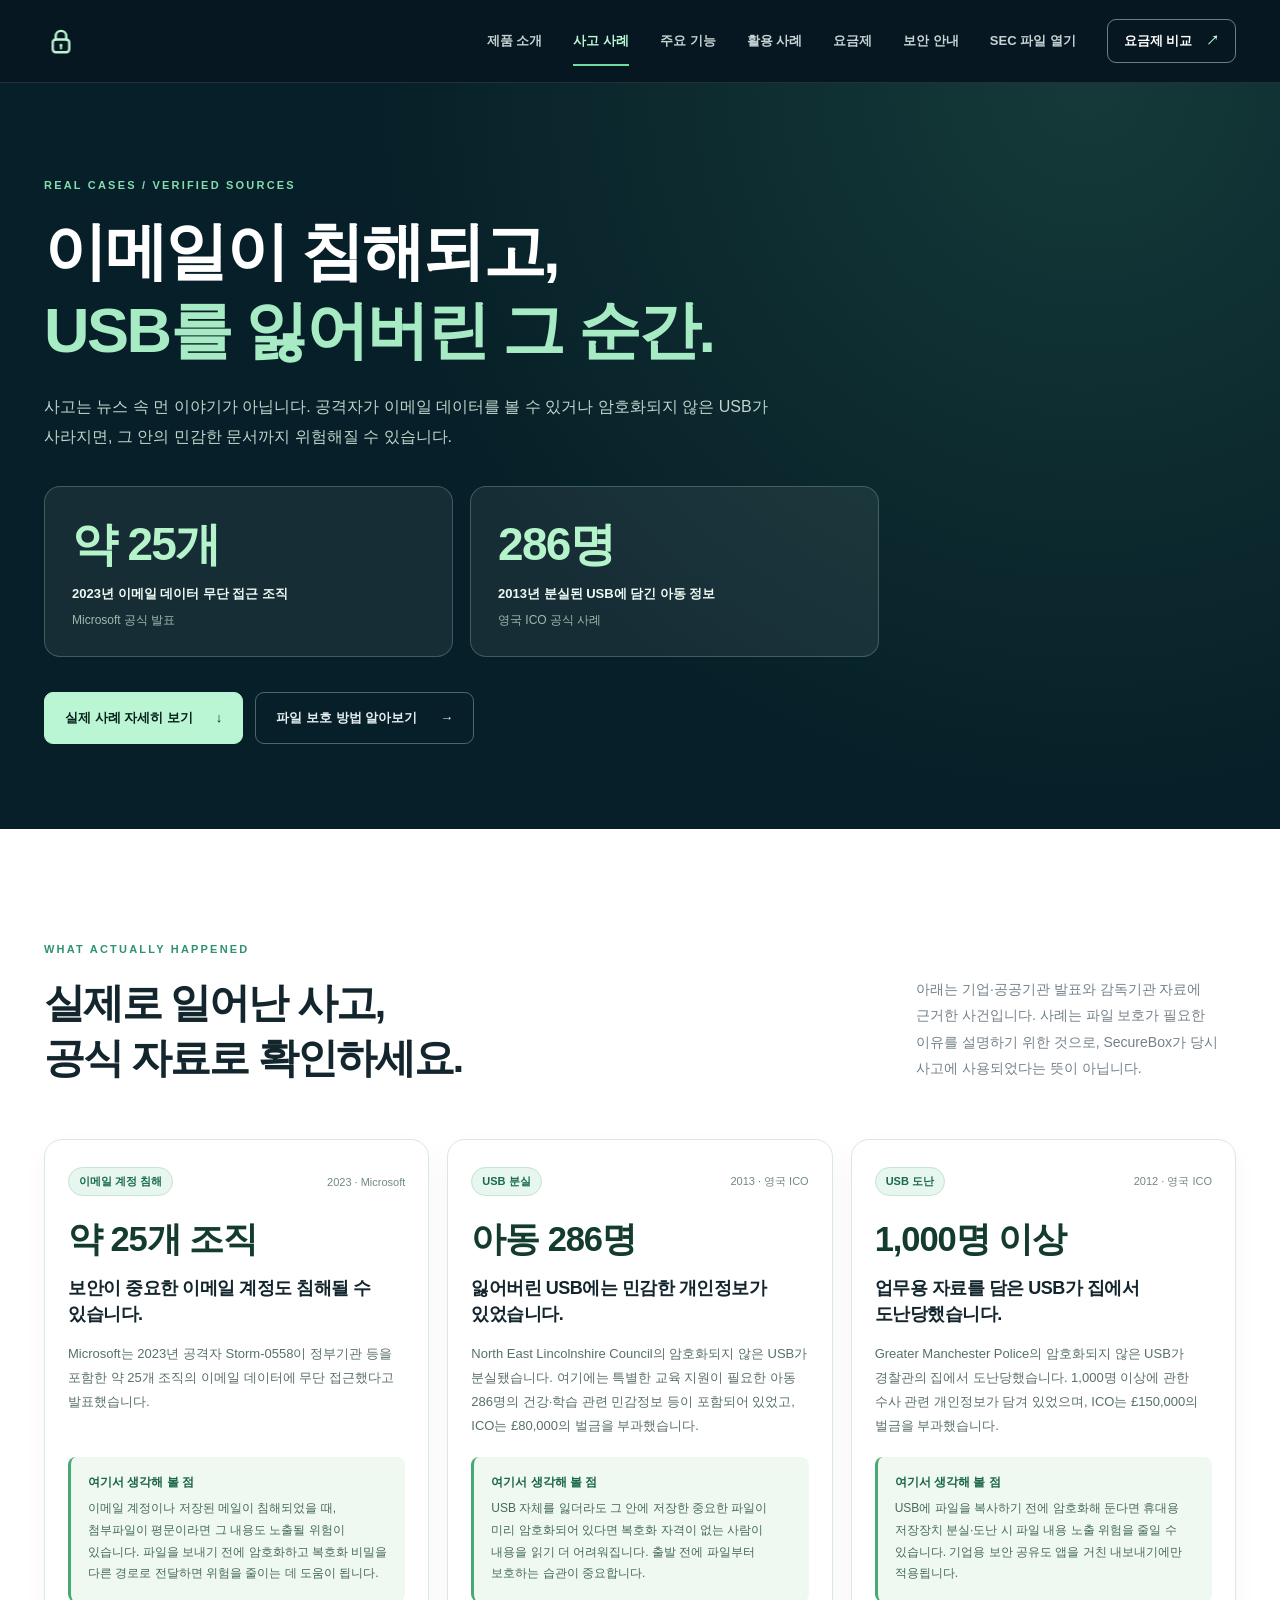
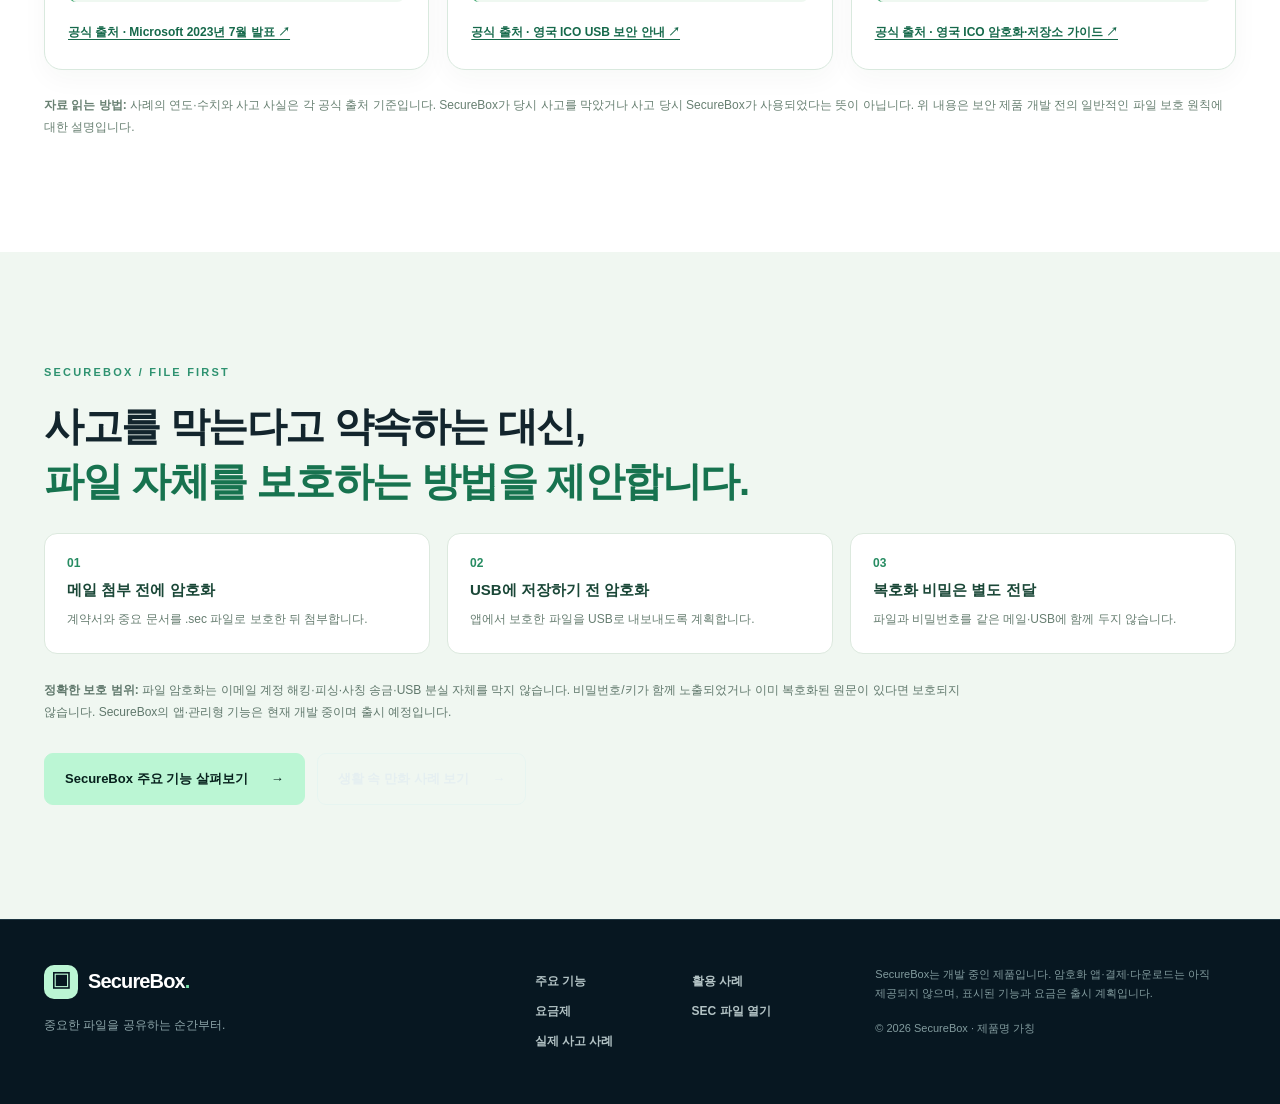
<file: incidents.html>
<!DOCTYPE html>
<html lang="ko"><head>
<meta charset="utf-8"/><meta name="viewport" content="width=device-width, initial-scale=1"/>
<meta name="theme-color" content="#071721"/>
<meta name="description" content="공식 발표로 확인한 이메일 계정 침해와 암호화되지 않은 USB 분실·도난 사고. SecureBox가 파일 자체를 보호하려는 이유를 알아보세요."/>
<meta name="robots" content="index, follow"/>
<meta name="referrer" content="strict-origin-when-cross-origin"/>
<meta http-equiv="Content-Security-Policy" content="default-src 'none'; script-src 'self'; style-src 'self'; img-src 'self' data:; font-src 'self'; connect-src 'none'; form-action 'none'; object-src 'none'; base-uri 'self'; frame-ancestors 'none'; upgrade-insecure-requests"/>
<title>실제 이메일 침해·USB 분실 사고 사례 | SecureBox</title>
<link href="./favicon.ico?v=20261029-audit1" rel="icon" type="image/x-icon"/><link href="./favicon.svg?v=20261029-audit1" rel="icon" type="image/svg+xml" sizes="any"/>
<link href="./styles.css?v=20261030-logo5" rel="stylesheet"/><script defer src="./script.js?v=20261030-logo5"></script>
</head><body>
<a class="skip-link" href="#main">본문 바로가기</a><div class="page-shell">
<header class="site-header" id="top"><div class="nav-wrap container">
<a aria-label="SecureBox 홈" class="brand brand-header" href="./index.html"><span aria-hidden="true" class="brand-mark brand-animated brand-final-lock"><span class="brand-glow"></span><svg class="brand-logo-svg" fill="none" viewBox="0 0 40 40"><path class="brand-shield" d="M20 3L34 9V19C34 27.7 28.3 33 20 37C11.7 33 6 27.7 6 19V9L20 3Z" stroke="currentColor" stroke-width="2.8"></path><rect class="brand-lock-body" height="8.5" rx="2" stroke="currentColor" stroke-width="2" width="9" x="15.5" y="18"></rect><path class="brand-open-shackle" d="M17.5 18V15.9C17.5 13.9 18.7 12.7 20.5 12.7C21.7 12.7 22.7 13.2 23.4 14.1" stroke="currentColor" stroke-linecap="round" stroke-width="2"></path><path class="brand-closed-shackle" d="M17.5 18V15.8A2.5 2.5 0 0 1 22.5 15.8V18" stroke="currentColor" stroke-linecap="round" stroke-width="2"></path><g class="brand-square-lock-glyph"><rect height="14" rx="3" fill="currentColor" width="18" x="11" y="19"></rect><path d="M14 19V14.5A6 6 0 0 1 26 14.5V19" fill="none" stroke="currentColor" stroke-linecap="round" stroke-width="3"></path><circle cx="20" cy="25" fill="var(--mint)" r="1.5"></circle></g><g class="brand-final-lock-glyph"><rect height="17" rx="4" stroke="currentColor" stroke-width="3.2" width="22" x="9" y="18"></rect><path d="M13 18V13.5A7 7 0 0 1 27 13.5V18" stroke="currentColor" stroke-linecap="round" stroke-width="3.2"></path><circle cx="20" cy="25.5" fill="currentColor" r="1.8"></circle><path d="M20 27.2V30" stroke="currentColor" stroke-linecap="round" stroke-width="2.8"></path></g></svg></span><span aria-hidden="true" class="brand-text-stage brand-morph"><span class="brand-kept">Sec</span><span class="brand-removed">ure</span><span class="brand-box">Box</span><span class="brand-original-dot">.</span><span class="brand-extension">.sec</span></span><span class="sr-only">SecureBox</span></a>
<button aria-controls="nav-links" aria-expanded="false" aria-label="메뉴 열기" class="menu-toggle" type="button"><span></span><span></span><span></span></button>
<nav aria-label="주 메뉴" class="nav-links" id="nav-links"><a href="./index.html">제품 소개</a><a aria-current="page" href="./incidents.html">사고 사례</a><a href="./features.html">주요 기능</a><a href="./stories.html">활용 사례</a><a href="./pricing.html">요금제</a><a href="./security.html">보안 안내</a><a href="./open-sec.html">SEC 파일 열기</a><a class="nav-cta" href="./pricing.html">요금제 비교 <span aria-hidden="true">↗</span></a></nav></div></header>
<main id="main">
<section class="section-dark incident-hero" aria-labelledby="incident-hero-title"><div class="container">
<p class="section-kicker light-kicker">REAL CASES / VERIFIED SOURCES</p>
<h1 id="incident-hero-title">이메일이 침해되고,<br/><span>USB를 잃어버린 그 순간.</span></h1>
<p class="incident-hero-lead">사고는 뉴스 속 먼 이야기가 아닙니다. 공격자가 이메일 데이터를 볼 수 있거나 암호화되지 않은 USB가 사라지면, 그 안의 민감한 문서까지 위험해질 수 있습니다.</p>
<div class="incident-figures">
<div><span class="incident-number">약 25개</span><strong>2023년 이메일 데이터 무단 접근 조직</strong><small>Microsoft 공식 발표</small></div>
<div><span class="incident-number">286명</span><strong>2013년 분실된 USB에 담긴 아동 정보</strong><small>영국 ICO 공식 사례</small></div>
</div>
<div class="subhero-actions"><a class="btn btn-primary" href="#cases">실제 사례 자세히 보기 <span aria-hidden="true">↓</span></a><a class="btn btn-secondary" href="./features.html">파일 보호 방법 알아보기 <span aria-hidden="true">→</span></a></div>
</div></section>
<section class="section-pad section-white" id="cases" aria-labelledby="cases-title"><div class="container">
<p class="section-kicker">WHAT ACTUALLY HAPPENED</p><div class="section-intro"><div><h2 id="cases-title">실제로 일어난 사고,<br/><span>공식 자료로 확인하세요.</span></h2></div>
<p>아래는 기업·공공기관 발표와 감독기관 자료에 근거한 사건입니다. 사례는 파일 보호가 필요한 이유를 설명하기 위한 것으로, SecureBox가 당시 사고에 사용되었다는 뜻이 아닙니다.</p></div>
<div class="incident-grid">
<article class="incident-case" id="email-account-incident">
<div class="incident-case-top"><span class="incident-tag">이메일 계정 침해</span><span class="incident-year">2023 · Microsoft</span></div>
<span class="incident-case-number">약 25개 조직</span><h3>보안이 중요한 이메일 계정도 침해될 수 있습니다.</h3>
<p>Microsoft는 2023년 공격자 Storm-0558이 정부기관 등을 포함한 약 25개 조직의 이메일 데이터에 무단 접근했다고 발표했습니다.</p>
<div class="incident-lesson"><strong>여기서 생각해 볼 점</strong><p>이메일 계정이나 저장된 메일이 침해되었을 때, 첨부파일이 평문이라면 그 내용도 노출될 위험이 있습니다. 파일을 보내기 전에 암호화하고 복호화 비밀을 다른 경로로 전달하면 위험을 줄이는 데 도움이 됩니다.</p></div>
<a href="https://blogs.microsoft.com/on-the-issues/2023/07/11/mitigation-china-based-threat-actor/" target="_blank" rel="noopener noreferrer" class="incident-source">공식 출처 · Microsoft 2023년 7월 발표 <span aria-hidden="true">↗</span></a>
</article>
<article class="incident-case" id="usb-data-loss">
<div class="incident-case-top"><span class="incident-tag">USB 분실</span><span class="incident-year">2013 · 영국 ICO</span></div>
<span class="incident-case-number">아동 286명</span><h3>잃어버린 USB에는 민감한 개인정보가 있었습니다.</h3>
<p>North East Lincolnshire Council의 암호화되지 않은 USB가 분실됐습니다. 여기에는 특별한 교육 지원이 필요한 아동 286명의 건강·학습 관련 민감정보 등이 포함되어 있었고, ICO는 £80,000의 벌금을 부과했습니다.</p>
<div class="incident-lesson"><strong>여기서 생각해 볼 점</strong><p>USB 자체를 잃더라도 그 안에 저장한 중요한 파일이 미리 암호화되어 있다면 복호화 자격이 없는 사람이 내용을 읽기 더 어려워집니다. 출발 전에 파일부터 보호하는 습관이 중요합니다.</p></div>
<a href="https://ico.org.uk/for-organisations/uk-gdpr-guidance-and-resources/security/encryption/encryption-and-data-storage/" target="_blank" rel="noopener noreferrer" class="incident-source">공식 출처 · 영국 ICO USB 보안 안내 <span aria-hidden="true">↗</span></a>
</article>
<article class="incident-case" id="usb-theft">
<div class="incident-case-top"><span class="incident-tag">USB 도난</span><span class="incident-year">2012 · 영국 ICO</span></div>
<span class="incident-case-number">1,000명 이상</span><h3>업무용 자료를 담은 USB가 집에서 도난당했습니다.</h3>
<p>Greater Manchester Police의 암호화되지 않은 USB가 경찰관의 집에서 도난당했습니다. 1,000명 이상에 관한 수사 관련 개인정보가 담겨 있었으며, ICO는 £150,000의 벌금을 부과했습니다.</p>
<div class="incident-lesson"><strong>여기서 생각해 볼 점</strong><p>USB에 파일을 복사하기 전에 암호화해 둔다면 휴대용 저장장치 분실·도난 시 파일 내용 노출 위험을 줄일 수 있습니다. 기업용 보안 공유도 앱을 거친 내보내기에만 적용됩니다.</p></div>
<a href="https://ico.org.uk/for-organisations/uk-gdpr-guidance-and-resources/security/encryption/encryption-and-data-storage/" target="_blank" rel="noopener noreferrer" class="incident-source">공식 출처 · 영국 ICO 암호화·저장소 가이드 <span aria-hidden="true">↗</span></a>
</article>
</div>
<p class="incident-evidence-note"><strong>자료 읽는 방법:</strong> 사례의 연도·수치와 사고 사실은 각 공식 출처 기준입니다. SecureBox가 당시 사고를 막았거나 사고 당시 SecureBox가 사용되었다는 뜻이 아닙니다. 위 내용은 보안 제품 개발 전의 일반적인 파일 보호 원칙에 대한 설명입니다.</p>
</div></section>
<section class="section-pad incident-next" aria-labelledby="incident-next-title"><div class="container">
<p class="section-kicker">SECUREBOX / FILE FIRST</p><h2 id="incident-next-title">사고를 막는다고 약속하는 대신,<br/><span>파일 자체를 보호하는 방법을 제안합니다.</span></h2>
<div class="incident-steps">
<div><span>01</span><strong>메일 첨부 전에 암호화</strong><p>계약서와 중요 문서를 .sec 파일로 보호한 뒤 첨부합니다.</p></div>
<div><span>02</span><strong>USB에 저장하기 전 암호화</strong><p>앱에서 보호한 파일을 USB로 내보내도록 계획합니다.</p></div>
<div><span>03</span><strong>복호화 비밀은 별도 전달</strong><p>파일과 비밀번호를 같은 메일·USB에 함께 두지 않습니다.</p></div>
</div>
<p class="incident-limit"><strong>정확한 보호 범위:</strong> 파일 암호화는 이메일 계정 해킹·피싱·사칭 송금·USB 분실 자체를 막지 않습니다. 비밀번호/키가 함께 노출되었거나 이미 복호화된 원문이 있다면 보호되지 않습니다. SecureBox의 앱·관리형 기능은 현재 개발 중이며 출시 예정입니다.</p>
<div class="subhero-actions"><a href="./features.html" class="btn btn-primary">SecureBox 주요 기능 살펴보기 <span aria-hidden="true">→</span></a><a href="./stories.html" class="btn btn-secondary">생활 속 만화 사례 보기 <span aria-hidden="true">→</span></a></div>
</div></section>
</main><footer class="footer"><div class="container footer-grid">
<div><a class="brand footer-brand" href="./index.html"><span class="brand-mark" aria-hidden="true">▣</span><span>SecureBox<span class="brand-dot">.</span></span></a><p>중요한 파일을 공유하는 순간부터.</p></div>
<div class="footer-links"><a href="./features.html">주요 기능</a><a href="./stories.html">활용 사례</a><a href="./pricing.html">요금제</a><a href="./open-sec.html">SEC 파일 열기</a><a href="./incidents.html">실제 사고 사례</a></div>
<div class="footer-note"><p>SecureBox는 개발 중인 제품입니다. 암호화 앱·결제·다운로드는 아직 제공되지 않으며, 표시된 기능과 요금은 출시 계획입니다.</p><p>© 2026 SecureBox · 제품명 가칭</p></div>
</div></footer></div></body></html>
</file>
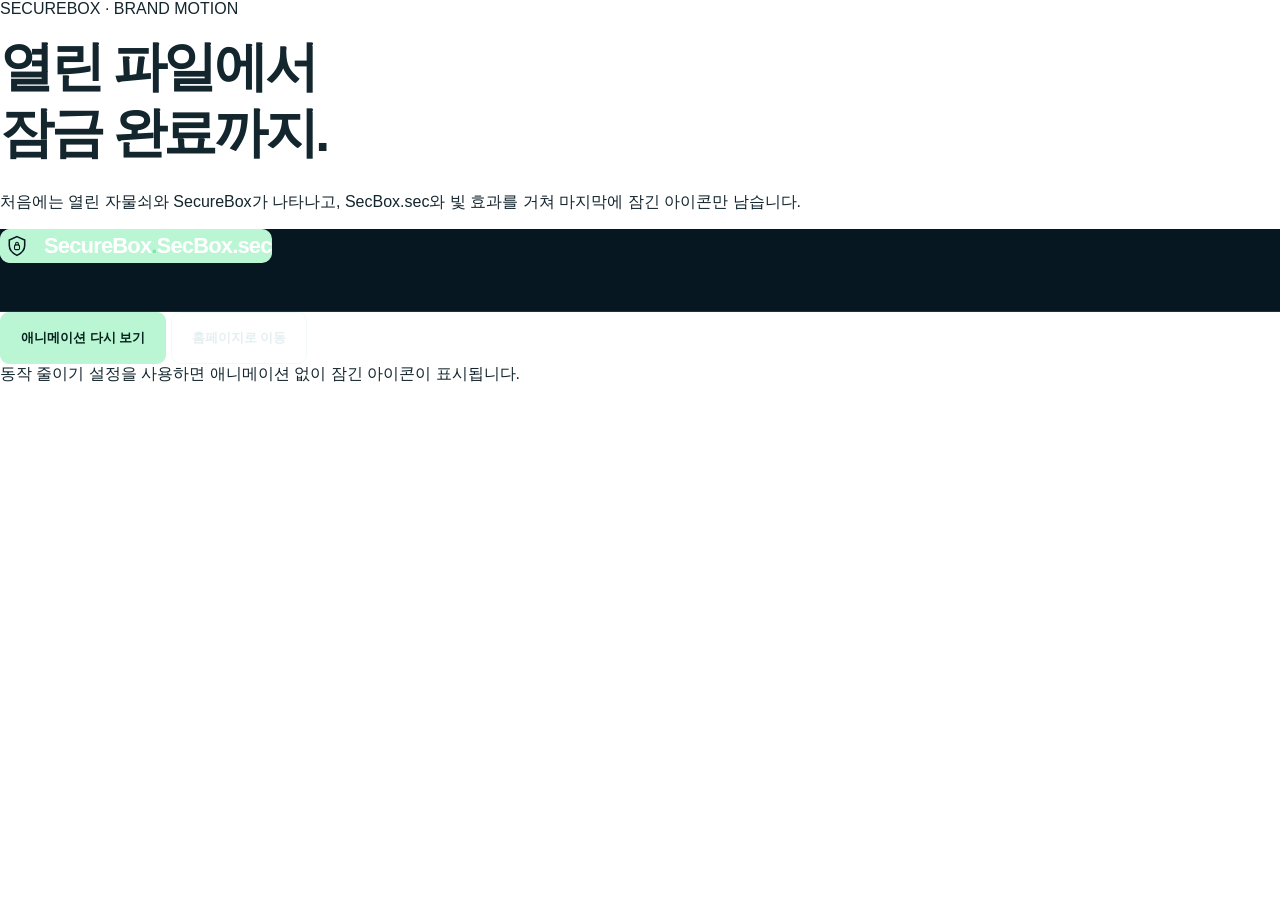
<file: logo-animation.html>
<!doctype html>
<html lang="ko">
<head>
  <meta charset="utf-8"/>
  <meta name="viewport" content="width=device-width,initial-scale=1"/>
  <meta name="description" content="SecureBox 보안 로고 애니메이션: 열린 자물쇠, SecBox.sec 변환, 빛 효과, 잠금 완료."/>
  <meta http-equiv="Content-Security-Policy" content="default-src 'none'; script-src 'self'; style-src 'self'; img-src 'self' data:; font-src 'self'; connect-src 'none'; form-action 'none'; object-src 'none'; base-uri 'self'; frame-ancestors 'none'; upgrade-insecure-requests"/>
  <title>SecureBox 보안 로고 애니메이션</title>
  <link href="./favicon.ico?v=20261029-audit1" rel="icon" type="image/x-icon"/>
  <link href="./favicon.svg?v=20261029-audit1" rel="icon" type="image/svg+xml" sizes="any"/>
  <link href="./styles.css" rel="stylesheet"/>
</head>
<body class="logo-demo-page">
  <a class="skip-link" href="#main">본문 바로가기</a>
  <main id="main" class="logo-demo-main">
    <section class="logo-demo-content" aria-labelledby="demo-title">
      <p class="logo-demo-label">SECUREBOX · BRAND MOTION</p>
      <h1 id="demo-title">열린 파일에서<br/>잠금 완료까지.</h1>
      <p class="logo-demo-copy">처음에는 열린 자물쇠와 SecureBox가 나타나고, SecBox.sec와 빛 효과를 거쳐 마지막에 잠긴 아이콘만 남습니다.</p>
      <div class="site-header logo-demo-frame" aria-label="SecureBox 브랜드 애니메이션 미리보기">
        <a aria-label="SecureBox 홈" class="brand brand-animated" href="./index.html"><span aria-hidden="true" class="brand-mark logo-emblem"><svg class="logo-shield" fill="none" viewBox="0 0 40 40"><path d="M20 3L34 9V19C34 27.7 28.3 33 20 37C11.7 33 6 27.7 6 19V9L20 3Z" stroke="currentColor" stroke-width="2.8"/><rect class="logo-lock-body" x="15.5" y="18" width="9" height="8.5" rx="2" stroke="currentColor" stroke-width="2"/><path class="logo-lock-shackle" d="M17.5 18V15.8A2.5 2.5 0 0 1 22.5 15.8V18" stroke="currentColor" stroke-width="2" stroke-linecap="round"/></svg></span><span aria-hidden="true" class="logo-wordstage"><span class="logo-original">SecureBox<span class="brand-dot">.</span></span><span class="logo-secname">SecBox<span class="logo-extension">.sec</span></span></span></a>
      </div>
      <div class="logo-demo-actions">
        <a class="btn btn-primary" href="./logo-animation.html">애니메이션 다시 보기</a>
        <a class="btn btn-secondary" href="./index.html">홈페이지로 이동</a>
      </div>
      <p class="logo-demo-note">동작 줄이기 설정을 사용하면 애니메이션 없이 잠긴 아이콘이 표시됩니다.</p>
    </section>
  </main>
</body>
</html>
</file>
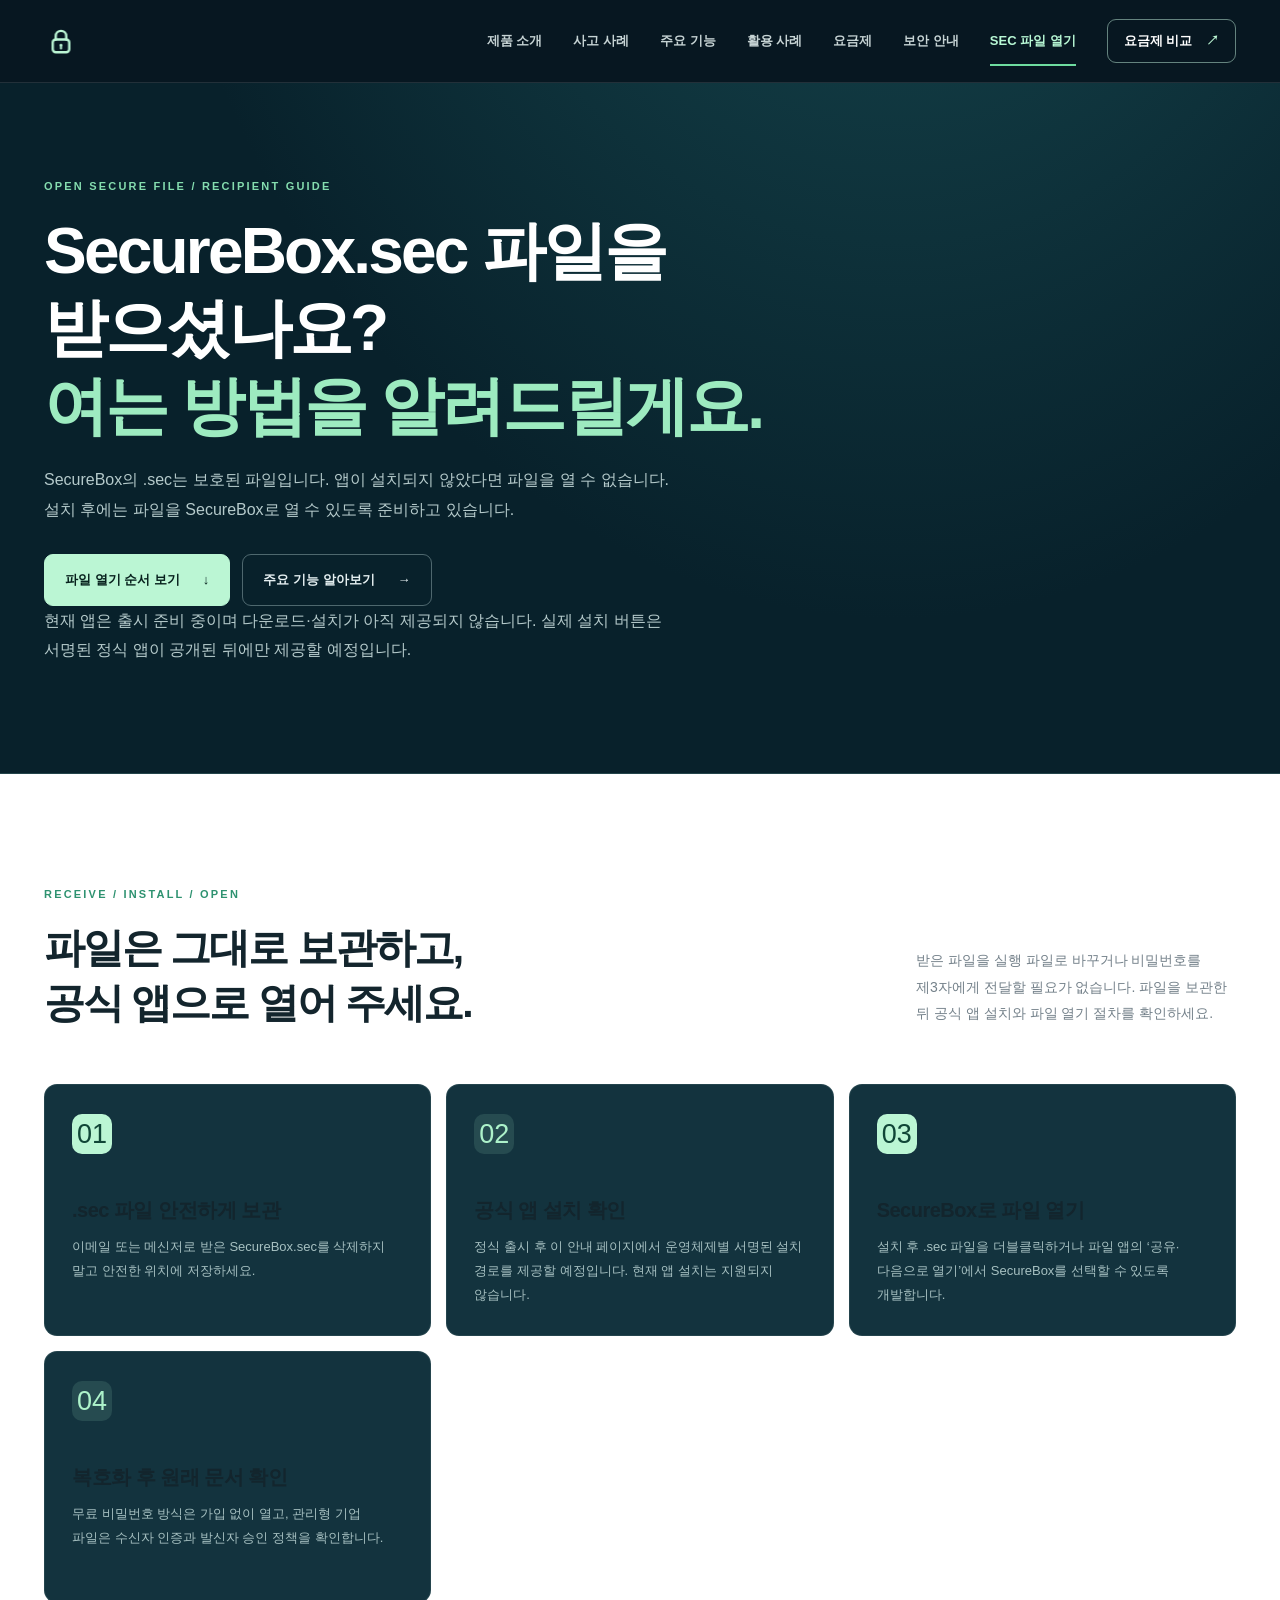
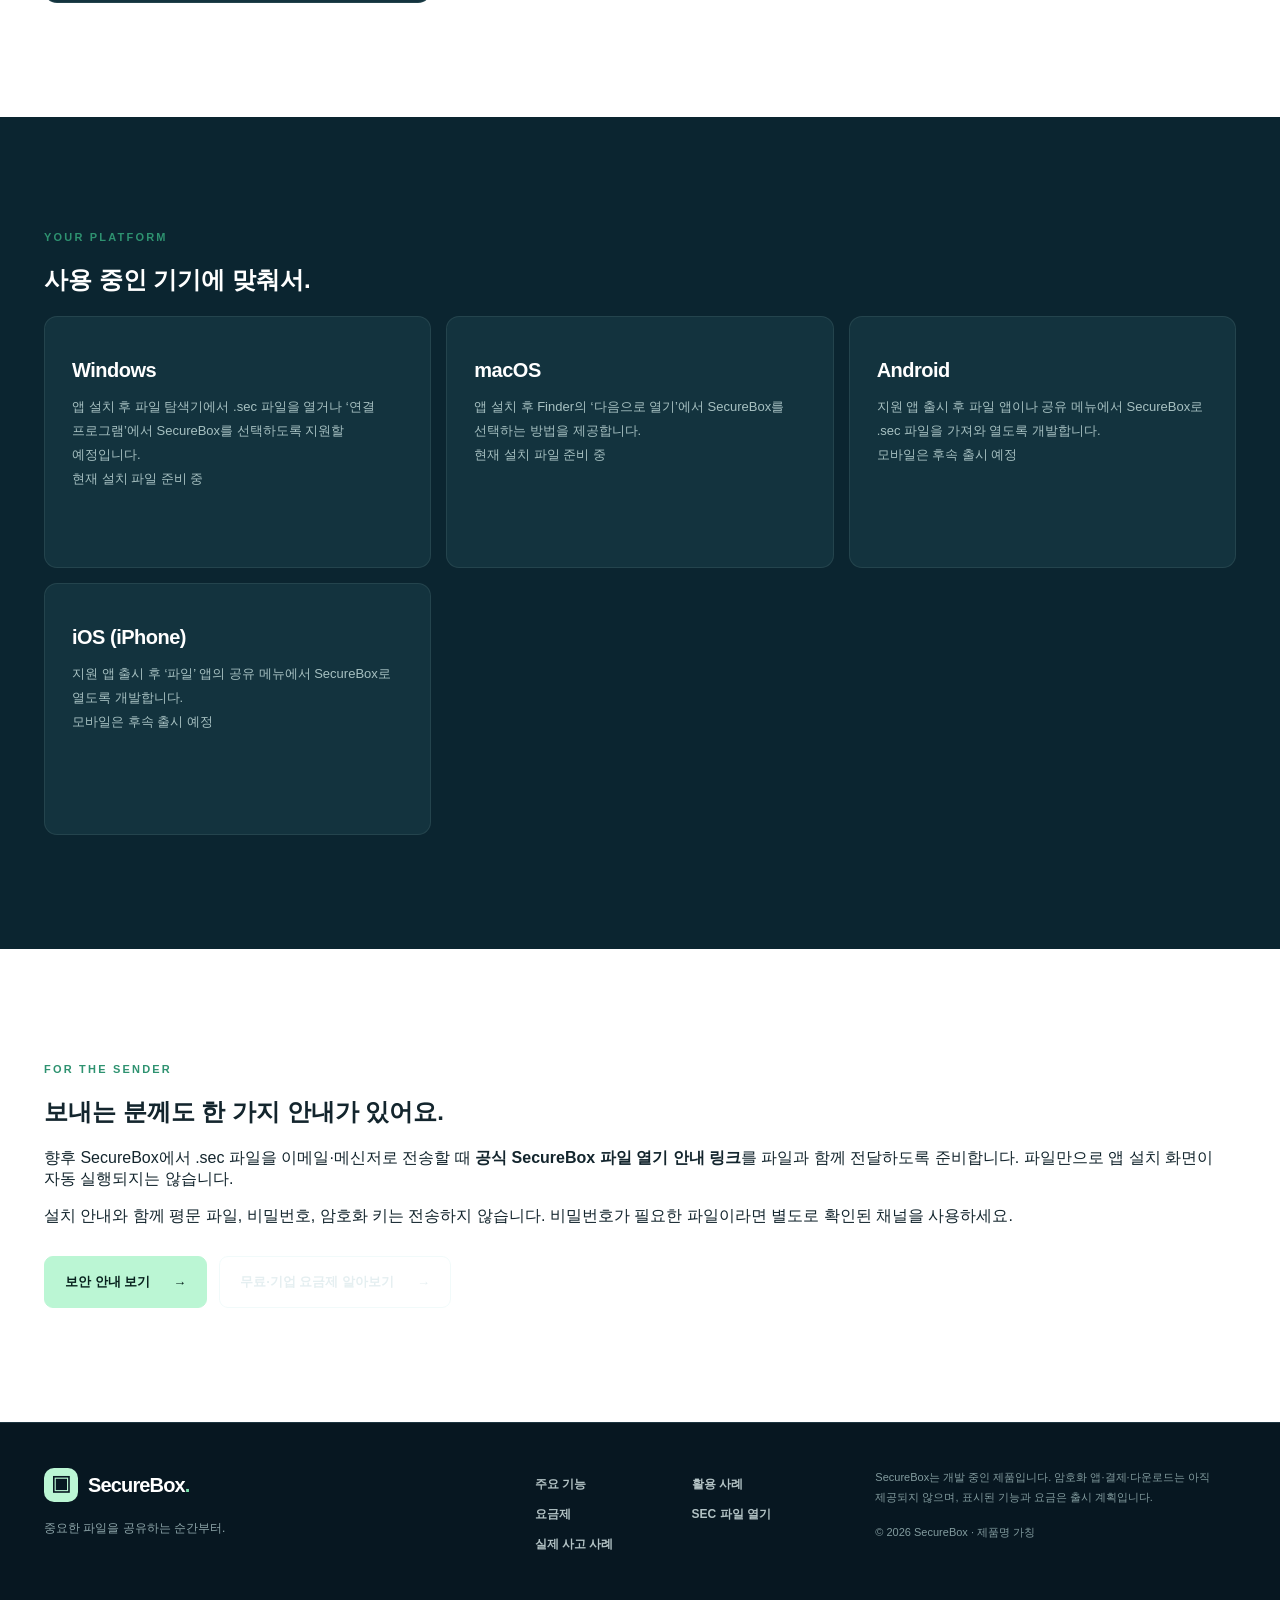
<file: open-sec.html>
<!DOCTYPE html>
<html lang="ko"><head>
<meta charset="utf-8"/><meta name="viewport" content="width=device-width, initial-scale=1"/>
<meta name="theme-color" content="#071721"/>
<meta name="description" content="SecureBox.sec 암호화 파일을 받았다면? 무료 복호화 앱 설치 준비 상태와 Windows, macOS, Android, iOS에서 파일을 여는 방법을 확인하세요."/>
<meta name="robots" content="index, follow"/>
<meta name="referrer" content="strict-origin-when-cross-origin"/>
<meta http-equiv="Content-Security-Policy" content="default-src 'none'; script-src 'self'; style-src 'self'; img-src 'self' data:; font-src 'self'; connect-src 'none'; form-action 'none'; object-src 'none'; base-uri 'self'; frame-ancestors 'none'; upgrade-insecure-requests"/>
<title>SecureBox.sec 파일 열기·설치 안내 | SecureBox</title>
<link href="./favicon.ico?v=20261029-audit1" rel="icon" type="image/x-icon"/><link href="./favicon.svg?v=20261029-audit1" rel="icon" type="image/svg+xml" sizes="any"/>
<link href="./styles.css?v=20261030-logo5" rel="stylesheet"/><script defer src="./script.js?v=20261030-logo5"></script>
</head><body>
<a class="skip-link" href="#main">본문 바로가기</a><div class="page-shell">
<header class="site-header" id="top"><div class="nav-wrap container">
<a aria-label="SecureBox 홈" class="brand brand-header" href="./index.html"><span aria-hidden="true" class="brand-mark brand-animated brand-final-lock"><span class="brand-glow"></span><svg class="brand-logo-svg" fill="none" viewBox="0 0 40 40"><path class="brand-shield" d="M20 3L34 9V19C34 27.7 28.3 33 20 37C11.7 33 6 27.7 6 19V9L20 3Z" stroke="currentColor" stroke-width="2.8"></path><rect class="brand-lock-body" height="8.5" rx="2" stroke="currentColor" stroke-width="2" width="9" x="15.5" y="18"></rect><path class="brand-open-shackle" d="M17.5 18V15.9C17.5 13.9 18.7 12.7 20.5 12.7C21.7 12.7 22.7 13.2 23.4 14.1" stroke="currentColor" stroke-linecap="round" stroke-width="2"></path><path class="brand-closed-shackle" d="M17.5 18V15.8A2.5 2.5 0 0 1 22.5 15.8V18" stroke="currentColor" stroke-linecap="round" stroke-width="2"></path><g class="brand-square-lock-glyph"><rect height="14" rx="3" fill="currentColor" width="18" x="11" y="19"></rect><path d="M14 19V14.5A6 6 0 0 1 26 14.5V19" fill="none" stroke="currentColor" stroke-linecap="round" stroke-width="3"></path><circle cx="20" cy="25" fill="var(--mint)" r="1.5"></circle></g><g class="brand-final-lock-glyph"><rect height="17" rx="4" stroke="currentColor" stroke-width="3.2" width="22" x="9" y="18"></rect><path d="M13 18V13.5A7 7 0 0 1 27 13.5V18" stroke="currentColor" stroke-linecap="round" stroke-width="3.2"></path><circle cx="20" cy="25.5" fill="currentColor" r="1.8"></circle><path d="M20 27.2V30" stroke="currentColor" stroke-linecap="round" stroke-width="2.8"></path></g></svg></span><span aria-hidden="true" class="brand-text-stage brand-morph"><span class="brand-kept">Sec</span><span class="brand-removed">ure</span><span class="brand-box">Box</span><span class="brand-original-dot">.</span><span class="brand-extension">.sec</span></span><span class="sr-only">SecureBox</span></a>
<button aria-controls="nav-links" aria-expanded="false" aria-label="메뉴 열기" class="menu-toggle" type="button"><span></span><span></span><span></span></button>
<nav aria-label="주 메뉴" class="nav-links" id="nav-links"><a href="./index.html">제품 소개</a><a href="./incidents.html">사고 사례</a><a href="./features.html">주요 기능</a><a href="./stories.html">활용 사례</a><a href="./pricing.html">요금제</a><a href="./security.html">보안 안내</a><a aria-current="page" href="./open-sec.html">SEC 파일 열기</a><a class="nav-cta" href="./pricing.html">요금제 비교 <span aria-hidden="true">↗</span></a></nav></div></header>
<main id="main">
<section class="subhero"><div class="container"><p class="section-kicker light-kicker">OPEN SECURE FILE / RECIPIENT GUIDE</p>
<h1>SecureBox.sec 파일을 받으셨나요?<br/><span>여는 방법을 알려드릴게요.</span></h1>
<p>SecureBox의 .sec는 보호된 파일입니다. 앱이 설치되지 않았다면 파일을 열 수 없습니다. 설치 후에는 파일을 SecureBox로 열 수 있도록 준비하고 있습니다.</p>
<div class="subhero-actions"><a class="btn btn-primary" href="#steps">파일 열기 순서 보기 <span aria-hidden="true">↓</span></a><a class="btn btn-secondary" href="./features.html">주요 기능 알아보기 <span aria-hidden="true">→</span></a></div>
<p class="detail-limit">현재 앱은 출시 준비 중이며 다운로드·설치가 아직 제공되지 않습니다. 실제 설치 버튼은 서명된 정식 앱이 공개된 뒤에만 제공할 예정입니다.</p>
</div></section>
<section class="section-pad section-white" id="steps" aria-labelledby="steps-title"><div class="container"><p class="section-kicker">RECEIVE / INSTALL / OPEN</p>
<div class="section-intro"><div><h2 id="steps-title">파일은 그대로 보관하고,<br/>공식 앱으로 열어 주세요.</h2></div><p>받은 파일을 실행 파일로 바꾸거나 비밀번호를 제3자에게 전달할 필요가 없습니다. 파일을 보관한 뒤 공식 앱 설치와 파일 열기 절차를 확인하세요.</p></div>
<div class="feature-grid">
<article class="feature-tile"><div class="feature-icon mint">01</div><h3>.sec 파일 안전하게 보관</h3><p>이메일 또는 메신저로 받은 SecureBox.sec를 삭제하지 말고 안전한 위치에 저장하세요.</p></article>
<article class="feature-tile"><div class="feature-icon">02</div><h3>공식 앱 설치 확인</h3><p>정식 출시 후 이 안내 페이지에서 운영체제별 서명된 설치 경로를 제공할 예정입니다. 현재 앱 설치는 지원되지 않습니다.</p></article>
<article class="feature-tile"><div class="feature-icon mint">03</div><h3>SecureBox로 파일 열기</h3><p>설치 후 .sec 파일을 더블클릭하거나 파일 앱의 ‘공유·다음으로 열기’에서 SecureBox를 선택할 수 있도록 개발합니다.</p></article>
<article class="feature-tile"><div class="feature-icon">04</div><h3>복호화 후 원래 문서 확인</h3><p>무료 비밀번호 방식은 가입 없이 열고, 관리형 기업 파일은 수신자 인증과 발신자 승인 정책을 확인합니다.</p></article>
</div></div></section>
<section class="section-pad features-section" aria-labelledby="platforms-title"><div class="container">
<p class="section-kicker">YOUR PLATFORM</p><h2 id="platforms-title">사용 중인 기기에 맞춰서.</h2>
<div class="feature-grid">
<article class="feature-tile"><h3>Windows</h3><p>앱 설치 후 파일 탐색기에서 .sec 파일을 열거나 ‘연결 프로그램’에서 SecureBox를 선택하도록 지원할 예정입니다.</p><p class="detail-limit">현재 설치 파일 준비 중</p></article>
<article class="feature-tile"><h3>macOS</h3><p>앱 설치 후 Finder의 ‘다음으로 열기’에서 SecureBox를 선택하는 방법을 제공합니다.</p><p class="detail-limit">현재 설치 파일 준비 중</p></article>
<article class="feature-tile"><h3>Android</h3><p>지원 앱 출시 후 파일 앱이나 공유 메뉴에서 SecureBox로 .sec 파일을 가져와 열도록 개발합니다.</p><p class="detail-limit">모바일은 후속 출시 예정</p></article>
<article class="feature-tile"><h3>iOS (iPhone)</h3><p>지원 앱 출시 후 ‘파일’ 앱의 공유 메뉴에서 SecureBox로 열도록 개발합니다.</p><p class="detail-limit">모바일은 후속 출시 예정</p></article>
</div></div></section>
<section class="section-pad section-white" aria-labelledby="sender-title"><div class="container">
<p class="section-kicker">FOR THE SENDER</p><h2 id="sender-title">보내는 분께도 한 가지 안내가 있어요.</h2>
<p>향후 SecureBox에서 .sec 파일을 이메일·메신저로 전송할 때 <strong>공식 SecureBox 파일 열기 안내 링크</strong>를 파일과 함께 전달하도록 준비합니다. 파일만으로 앱 설치 화면이 자동 실행되지는 않습니다.</p>
<p>설치 안내와 함께 평문 파일, 비밀번호, 암호화 키는 전송하지 않습니다. 비밀번호가 필요한 파일이라면 별도로 확인된 채널을 사용하세요.</p>
<div class="subhero-actions"><a class="btn btn-primary" href="./security.html">보안 안내 보기 <span aria-hidden="true">→</span></a><a class="btn btn-secondary" href="./pricing.html">무료·기업 요금제 알아보기 <span aria-hidden="true">→</span></a></div>
</div></section>
</main><footer class="footer"><div class="container footer-grid">
<div><a class="brand footer-brand" href="./index.html"><span class="brand-mark" aria-hidden="true">▣</span><span>SecureBox<span class="brand-dot">.</span></span></a><p>중요한 파일을 공유하는 순간부터.</p></div>
<div class="footer-links"><a href="./features.html">주요 기능</a><a href="./stories.html">활용 사례</a><a href="./pricing.html">요금제</a><a href="./open-sec.html">SEC 파일 열기</a><a href="./incidents.html">실제 사고 사례</a></div>
<div class="footer-note"><p>SecureBox는 개발 중인 제품입니다. 암호화 앱·결제·다운로드는 아직 제공되지 않으며, 표시된 기능과 요금은 출시 계획입니다.</p><p>© 2026 SecureBox · 제품명 가칭</p></div>
</div></footer></div></body></html>
</file>
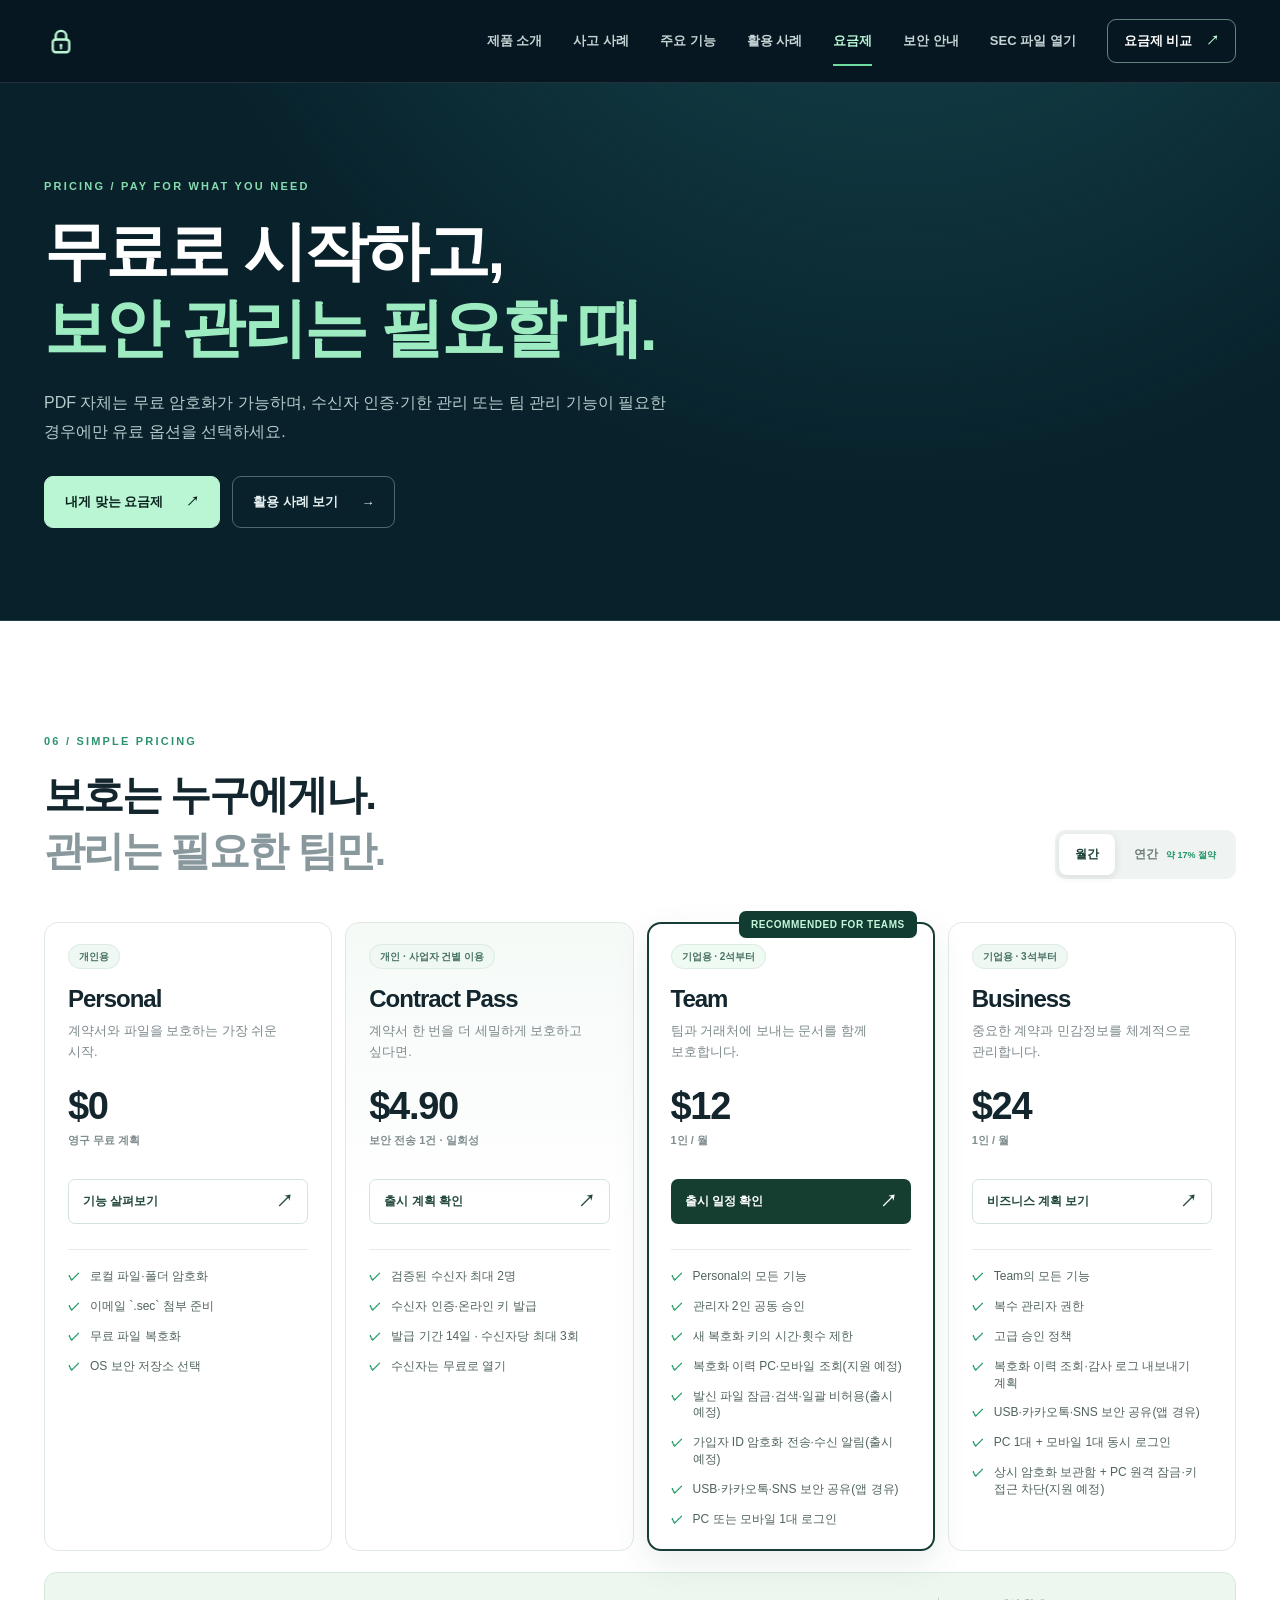
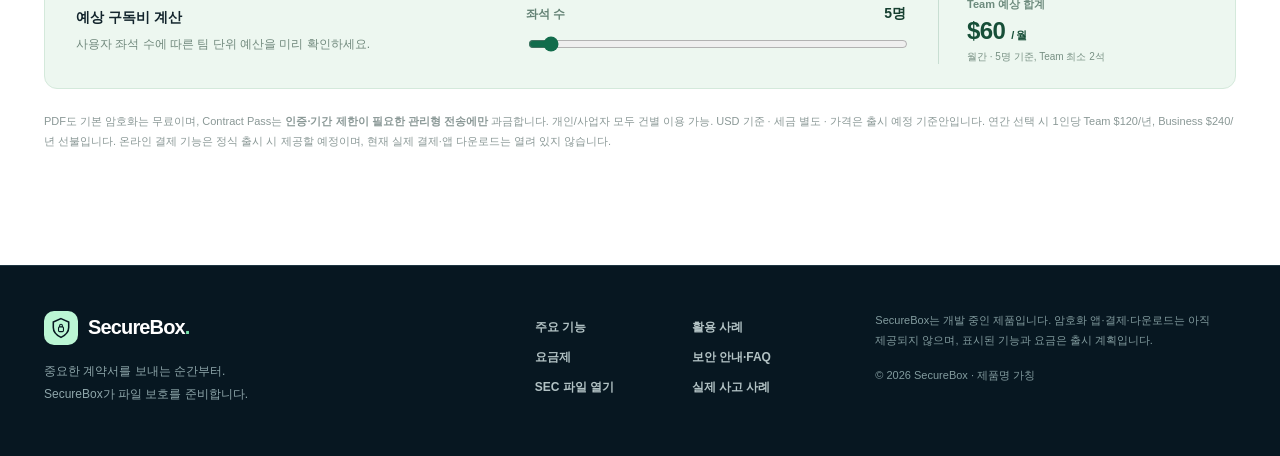
<file: pricing.html>
<!DOCTYPE html>
<html lang="ko"><head><meta charset="utf-8"/><meta content="width=device-width, initial-scale=1" name="viewport"/><meta content="#071721" name="theme-color"/><meta content="SecureBox Personal 무료, Contract Pass $4.90/건, Team $12/인·월, Business $24/인·월 출시 계획을 비교하세요." name="description"/><meta content="index, follow" name="robots"/><meta content="strict-origin-when-cross-origin" name="referrer"/><meta content="default-src 'none'; script-src 'self'; style-src 'self'; img-src 'self' data:; font-src 'self'; connect-src 'none'; form-action 'none'; object-src 'none'; base-uri 'self'; frame-ancestors 'none'; upgrade-insecure-requests" http-equiv="Content-Security-Policy"/><title>요금제 비교 | SecureBox</title><link href="./favicon.ico?v=20261029-audit1" rel="icon" type="image/x-icon"/><link href="./favicon.svg?v=20261029-audit1" rel="icon" type="image/svg+xml" sizes="any"/><link href="./styles.css?v=20261030-logo5" rel="stylesheet"/><script defer="" src="./script.js?v=20261030-logo5"></script></head><body><a class="skip-link" href="#main">본문 바로가기</a><div class="page-shell"><header class="site-header" id="top"><div class="nav-wrap container"><a aria-label="SecureBox 홈" class="brand brand-header" href="./index.html"><span aria-hidden="true" class="brand-mark brand-animated brand-final-lock"><span class="brand-glow"></span><svg class="brand-logo-svg" fill="none" viewBox="0 0 40 40"><path class="brand-shield" d="M20 3L34 9V19C34 27.7 28.3 33 20 37C11.7 33 6 27.7 6 19V9L20 3Z" stroke="currentColor" stroke-width="2.8"></path><rect class="brand-lock-body" height="8.5" rx="2" stroke="currentColor" stroke-width="2" width="9" x="15.5" y="18"></rect><path class="brand-open-shackle" d="M17.5 18V15.9C17.5 13.9 18.7 12.7 20.5 12.7C21.7 12.7 22.7 13.2 23.4 14.1" stroke="currentColor" stroke-linecap="round" stroke-width="2"></path><path class="brand-closed-shackle" d="M17.5 18V15.8A2.5 2.5 0 0 1 22.5 15.8V18" stroke="currentColor" stroke-linecap="round" stroke-width="2"></path><g class="brand-square-lock-glyph"><rect height="14" rx="3" fill="currentColor" width="18" x="11" y="19"></rect><path d="M14 19V14.5A6 6 0 0 1 26 14.5V19" fill="none" stroke="currentColor" stroke-linecap="round" stroke-width="3"></path><circle cx="20" cy="25" fill="var(--mint)" r="1.5"></circle></g><g class="brand-final-lock-glyph"><rect height="17" rx="4" stroke="currentColor" stroke-width="3.2" width="22" x="9" y="18"></rect><path d="M13 18V13.5A7 7 0 0 1 27 13.5V18" stroke="currentColor" stroke-linecap="round" stroke-width="3.2"></path><circle cx="20" cy="25.5" fill="currentColor" r="1.8"></circle><path d="M20 27.2V30" stroke="currentColor" stroke-linecap="round" stroke-width="2.8"></path></g></svg></span><span aria-hidden="true" class="brand-text-stage brand-morph"><span class="brand-kept">Sec</span><span class="brand-removed">ure</span><span class="brand-box">Box</span><span class="brand-original-dot">.</span><span class="brand-extension">.sec</span></span><span class="sr-only">SecureBox</span></a><button aria-controls="nav-links" aria-expanded="false" aria-label="메뉴 열기" class="menu-toggle" type="button"><span></span><span></span><span></span></button><nav aria-label="주 메뉴" class="nav-links" id="nav-links"><a href="./index.html">제품 소개</a><a href="./incidents.html">사고 사례</a><a href="./features.html">주요 기능</a><a href="./stories.html">활용 사례</a><a aria-current="page" href="./pricing.html">요금제</a><a href="./security.html">보안 안내</a><a href="./open-sec.html">SEC 파일 열기</a><a class="nav-cta" href="./pricing.html">요금제 비교 <span aria-hidden="true">↗</span></a></nav></div></header><main id="main"><section class="subhero"><div class="container"><p class="section-kicker light-kicker">PRICING / PAY FOR WHAT YOU NEED</p><h1>무료로 시작하고,<br/><span>보안 관리는 필요할 때.</span></h1><p>PDF 자체는 무료 암호화가 가능하며, 수신자 인증·기한 관리 또는 팀 관리 기능이 필요한 경우에만 유료 옵션을 선택하세요.</p><div class="subhero-actions"><a class="btn btn-primary" href="./pricing.html">내게 맞는 요금제 <span aria-hidden="true">↗</span></a><a class="btn btn-secondary" href="./stories.html">활용 사례 보기 <span aria-hidden="true">→</span></a></div></div></section><section aria-labelledby="pricing-title" class="section-pad pricing-section" id="pricing"><div class="container"><div class="price-head"><div><p class="section-kicker">06 / SIMPLE PRICING</p><h2 id="pricing-title">보호는 누구에게나.<br><span class="subtle-heading">관리는 필요한 팀만.</span></br></h2></div><div aria-label="결제 주기 선택" class="billing-toggle" role="group"><button aria-pressed="true" class="billing-btn active" data-billing="monthly" id="monthly" type="button">월간</button><button aria-pressed="false" class="billing-btn" data-billing="yearly" id="yearly" type="button">연간 <span>약 17% 절약</span></button></div></div>
<div class="price-grid">
<article class="price-card"><div class="plan-top"><span class="plan-pill">개인용</span><h3>Personal</h3><p>계약서와 파일을 보호하는 가장 쉬운 시작.</p></div><div class="plan-price"><strong>$0</strong><span>영구 무료 계획</span></div><div class="plan-action"><a class="price-btn outline" href="./index.html#how">기능 살펴보기 <span>↗</span></a></div><ul class="check-list"><li>로컬 파일·폴더 암호화</li><li>이메일 `.sec` 첨부 준비</li><li>무료 파일 복호화</li><li>OS 보안 저장소 선택</li></ul></article>
<article class="price-card pass-card"><div class="plan-top"><span class="plan-pill">개인 · 사업자 건별 이용</span><h3>Contract Pass</h3><p>계약서 한 번을 더 세밀하게 보호하고 싶다면.</p></div><div class="plan-price"><strong>$4.90</strong><span>보안 전송 1건 · 일회성</span></div><div class="plan-action"><a class="price-btn outline" href="./index.html#launch-note">출시 계획 확인 <span aria-hidden="true">↗</span></a></div><ul class="check-list"><li>검증된 수신자 최대 2명</li><li>수신자 인증·온라인 키 발급</li><li>발급 기간 14일 · 수신자당 최대 3회</li><li>수신자는 무료로 열기</li></ul></article>
<article class="price-card highlighted"><div class="popular">RECOMMENDED FOR TEAMS</div><div class="plan-top"><span class="plan-pill dark-pill">기업용 · 2석부터</span><h3>Team</h3><p>팀과 거래처에 보내는 문서를 함께 보호합니다.</p></div><div class="plan-price"><strong id="team-price">$12</strong><span id="team-period">1인 / 월</span></div><div class="plan-action"><a class="price-btn solid" href="./index.html#launch-note">출시 일정 확인 <span>↗</span></a></div><ul class="check-list"><li>Personal의 모든 기능</li><li>관리자 2인 공동 승인</li><li>새 복호화 키의 시간·횟수 제한</li><li>복호화 이력 PC·모바일 조회(지원 예정)</li><li>발신 파일 잠금·검색·일괄 비허용(출시 예정)</li><li>가입자 ID 암호화 전송·수신 알림(출시 예정)</li><li>USB·카카오톡·SNS 보안 공유(앱 경유)</li><li>PC 또는 모바일 1대 로그인</li></ul></article>
<article class="price-card"><div class="plan-top"><span class="plan-pill">기업용 · 3석부터</span><h3>Business</h3><p>중요한 계약과 민감정보를 체계적으로 관리합니다.</p></div><div class="plan-price"><strong id="business-price">$24</strong><span id="business-period">1인 / 월</span></div><div class="plan-action"><a class="price-btn outline" href="./index.html#launch-note">비즈니스 계획 보기 <span>↗</span></a></div><ul class="check-list"><li>Team의 모든 기능</li><li>복수 관리자 권한</li><li>고급 승인 정책</li><li>복호화 이력 조회·감사 로그 내보내기 계획</li><li>USB·카카오톡·SNS 보안 공유(앱 경유)</li><li>PC 1대 + 모바일 1대 동시 로그인</li><li>상시 암호화 보관함 + PC 원격 잠금·키 접근 차단(지원 예정)</li></ul></article>
</div>
<div class="calculator"><div><span class="calculator-label">예상 구독비 계산</span><p>사용자 좌석 수에 따른 팀 단위 예산을 미리 확인하세요.</p></div><div class="calc-controls"><label for="seat-count">좌석 수 <output id="seat-output">5명</output></label><input id="seat-count" max="50" min="3" step="1" type="range" value="5"/></div><div class="calc-result"><span>Team 예상 합계</span><strong id="total-price">$60 <small>/ 월</small></strong><small id="calc-note">월간 · 5명 기준</small></div></div>
<p class="price-disclaimer">PDF도 기본 암호화는 무료이며, Contract Pass는 <strong>인증·기간 제한이 필요한 관리형 전송에만</strong> 과금합니다. 개인/사업자 모두 건별 이용 가능. USD 기준 · 세금 별도 · 가격은 출시 예정 기준안입니다. 연간 선택 시 1인당 Team $120/년, Business $240/년 선불입니다. 온라인 결제 기능은 정식 출시 시 제공할 예정이며, 현재 실제 결제·앱 다운로드는 열려 있지 않습니다.</p>
</div></section></main><footer class="footer"><div class="container footer-grid"><div><a class="brand footer-brand" href="./index.html"><span aria-hidden="true" class="brand-mark"><svg fill="none" viewbox="0 0 40 40"><path d="M20 3L34 9V19C34 27.7 28.3 33 20 37C11.7 33 6 27.7 6 19V9L20 3Z" stroke="currentColor" stroke-width="2.8"></path><rect height="8.5" rx="2" stroke="currentColor" stroke-width="2" width="9" x="15.5" y="18"></rect><path d="M17.5 18V15.8A2.5 2.5 0 0 1 22.5 15.8V18" stroke="currentColor" stroke-width="2"></path></svg></span><span>SecureBox<span class="brand-dot">.</span></span></a><p>중요한 계약서를 보내는 순간부터.<br/>SecureBox가 파일 보호를 준비합니다.</p></div><div class="footer-links"><a href="./features.html">주요 기능</a><a href="./stories.html">활용 사례</a><a href="./pricing.html">요금제</a><a href="./security.html">보안 안내·FAQ</a><a href="./open-sec.html">SEC 파일 열기</a><a href="./incidents.html">실제 사고 사례</a></div><div class="footer-note"><p>SecureBox는 개발 중인 제품입니다. 암호화 앱·결제·다운로드는 아직 제공되지 않으며, 표시된 기능과 요금은 출시 계획입니다.</p><p>© 2026 SecureBox · 제품명 가칭</p></div></div></footer></div></body></html>
</file>
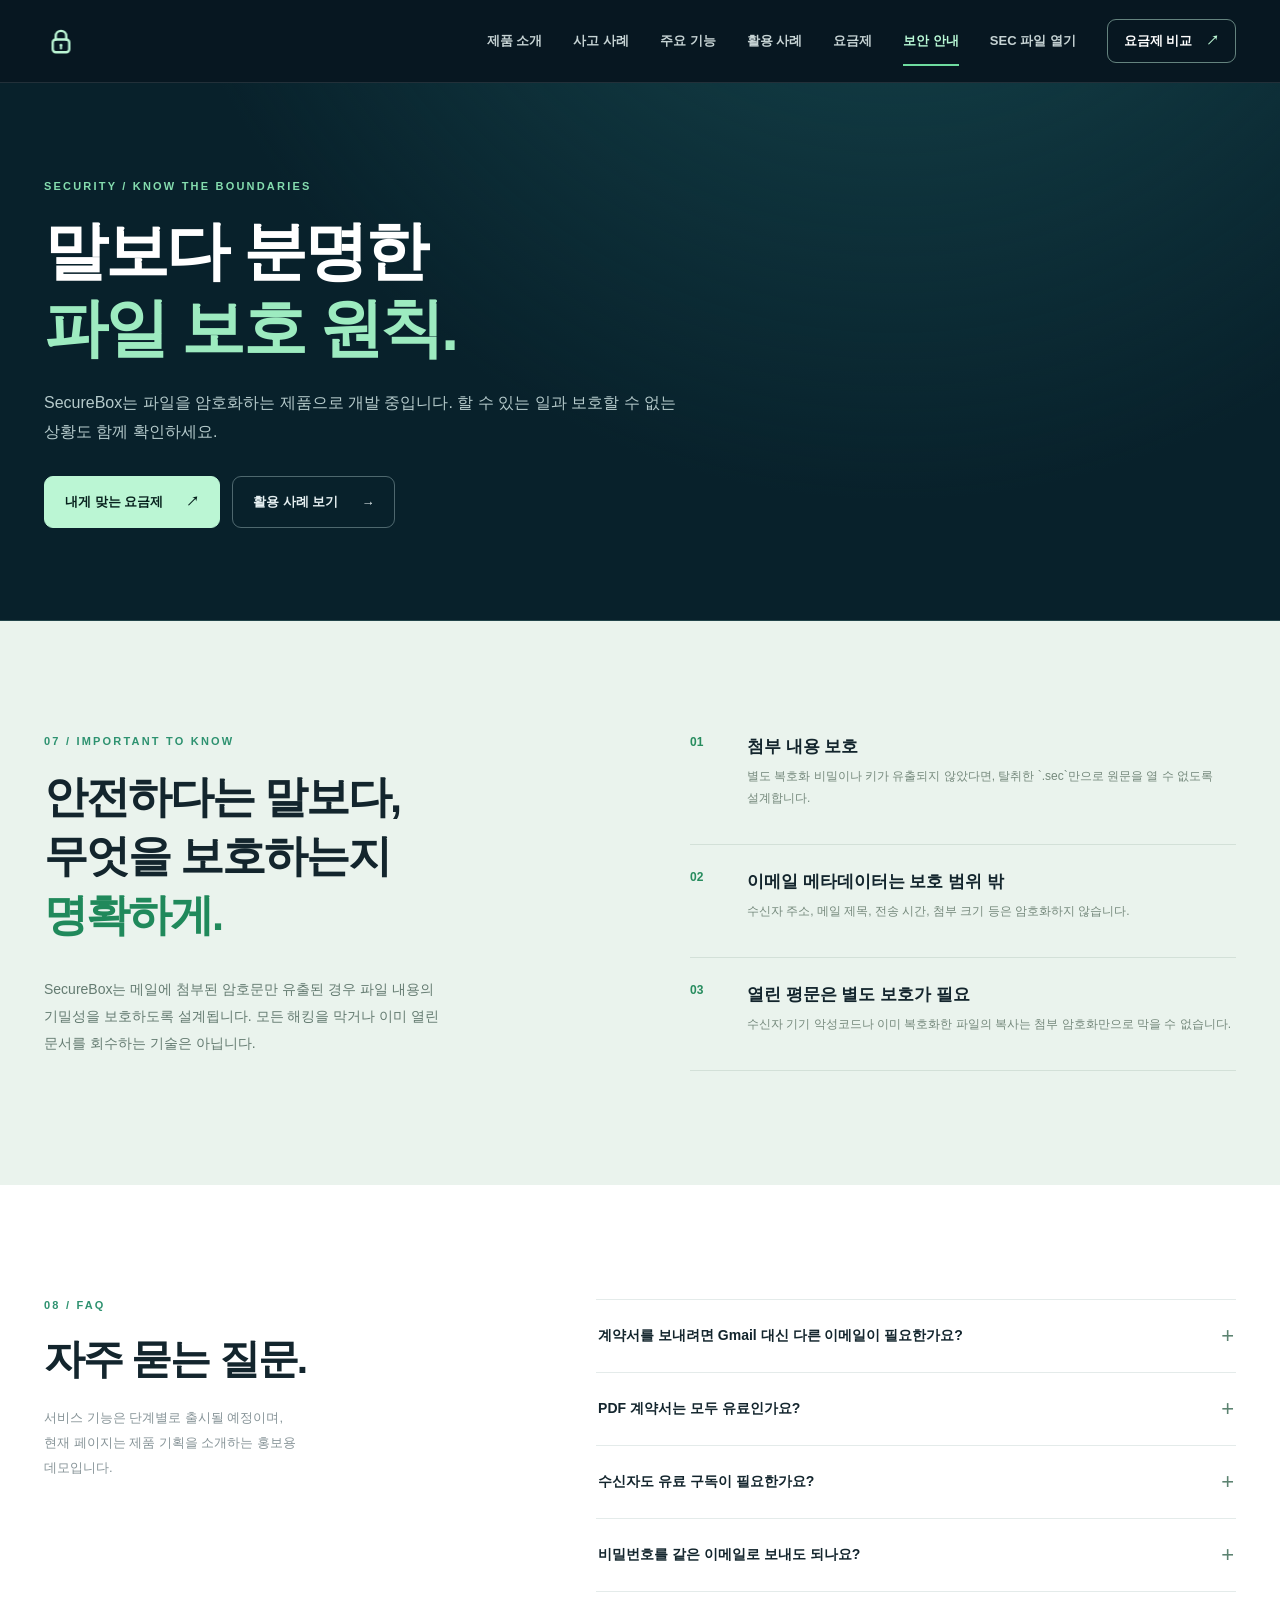
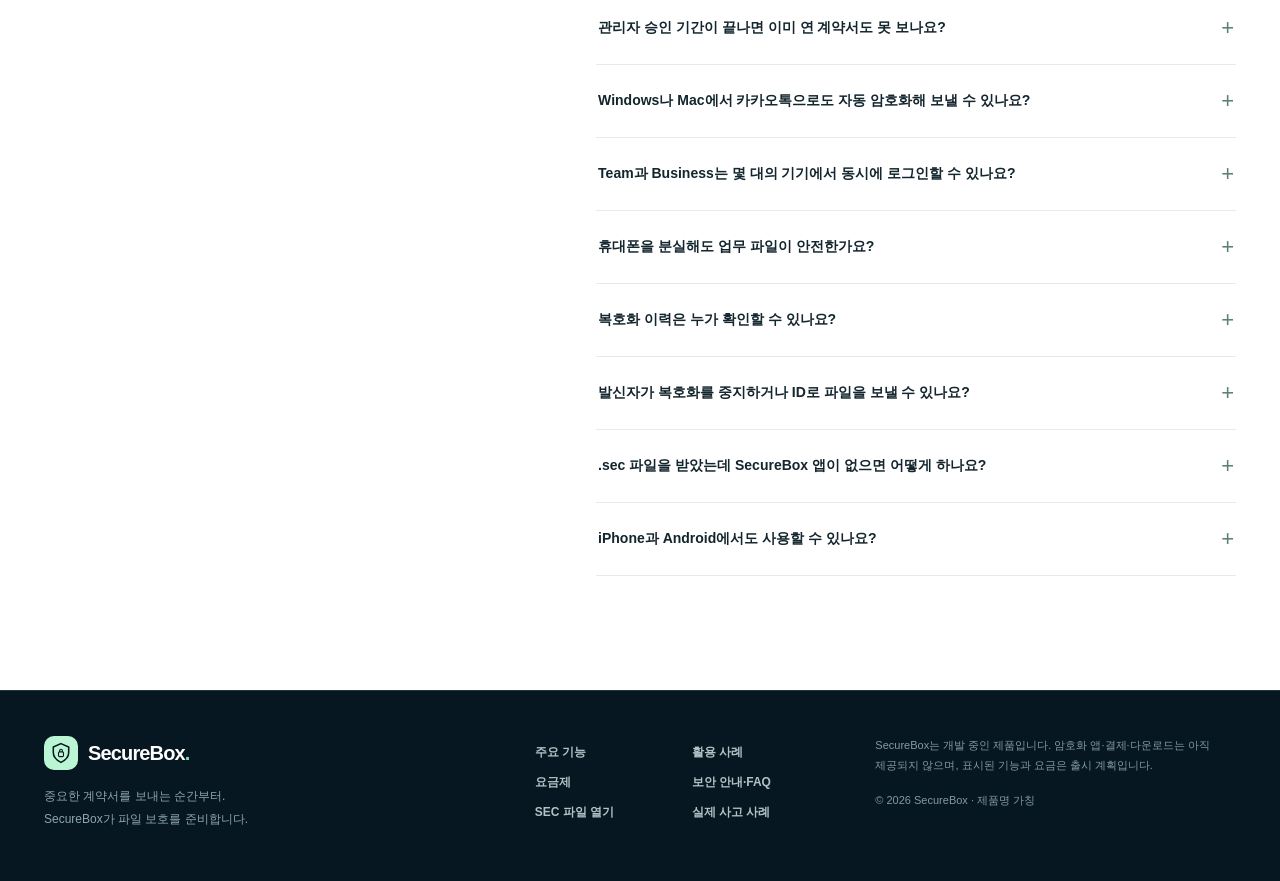
<file: security.html>
<!DOCTYPE html>
<html lang="ko"><head><meta charset="utf-8"/><meta content="width=device-width, initial-scale=1" name="viewport"/><meta content="#071721" name="theme-color"/><meta content="SecureBox의 암호화 파일 보호 범위, 관리자 승인 한계, 비밀번호 전달 방법과 자주 묻는 질문입니다." name="description"/><meta content="index, follow" name="robots"/><meta content="strict-origin-when-cross-origin" name="referrer"/><meta content="default-src 'none'; script-src 'self'; style-src 'self'; img-src 'self' data:; font-src 'self'; connect-src 'none'; form-action 'none'; object-src 'none'; base-uri 'self'; frame-ancestors 'none'; upgrade-insecure-requests" http-equiv="Content-Security-Policy"/><title>보안 안내와 자주 묻는 질문 | SecureBox</title><link href="./favicon.ico?v=20261029-audit1" rel="icon" type="image/x-icon"/><link href="./favicon.svg?v=20261029-audit1" rel="icon" type="image/svg+xml" sizes="any"/><link href="./styles.css?v=20261030-logo5" rel="stylesheet"/><script defer="" src="./script.js?v=20261030-logo5"></script></head><body><a class="skip-link" href="#main">본문 바로가기</a><div class="page-shell"><header class="site-header" id="top"><div class="nav-wrap container"><a aria-label="SecureBox 홈" class="brand brand-header" href="./index.html"><span aria-hidden="true" class="brand-mark brand-animated brand-final-lock"><span class="brand-glow"></span><svg class="brand-logo-svg" fill="none" viewBox="0 0 40 40"><path class="brand-shield" d="M20 3L34 9V19C34 27.7 28.3 33 20 37C11.7 33 6 27.7 6 19V9L20 3Z" stroke="currentColor" stroke-width="2.8"></path><rect class="brand-lock-body" height="8.5" rx="2" stroke="currentColor" stroke-width="2" width="9" x="15.5" y="18"></rect><path class="brand-open-shackle" d="M17.5 18V15.9C17.5 13.9 18.7 12.7 20.5 12.7C21.7 12.7 22.7 13.2 23.4 14.1" stroke="currentColor" stroke-linecap="round" stroke-width="2"></path><path class="brand-closed-shackle" d="M17.5 18V15.8A2.5 2.5 0 0 1 22.5 15.8V18" stroke="currentColor" stroke-linecap="round" stroke-width="2"></path><g class="brand-square-lock-glyph"><rect height="14" rx="3" fill="currentColor" width="18" x="11" y="19"></rect><path d="M14 19V14.5A6 6 0 0 1 26 14.5V19" fill="none" stroke="currentColor" stroke-linecap="round" stroke-width="3"></path><circle cx="20" cy="25" fill="var(--mint)" r="1.5"></circle></g><g class="brand-final-lock-glyph"><rect height="17" rx="4" stroke="currentColor" stroke-width="3.2" width="22" x="9" y="18"></rect><path d="M13 18V13.5A7 7 0 0 1 27 13.5V18" stroke="currentColor" stroke-linecap="round" stroke-width="3.2"></path><circle cx="20" cy="25.5" fill="currentColor" r="1.8"></circle><path d="M20 27.2V30" stroke="currentColor" stroke-linecap="round" stroke-width="2.8"></path></g></svg></span><span aria-hidden="true" class="brand-text-stage brand-morph"><span class="brand-kept">Sec</span><span class="brand-removed">ure</span><span class="brand-box">Box</span><span class="brand-original-dot">.</span><span class="brand-extension">.sec</span></span><span class="sr-only">SecureBox</span></a><button aria-controls="nav-links" aria-expanded="false" aria-label="메뉴 열기" class="menu-toggle" type="button"><span></span><span></span><span></span></button><nav aria-label="주 메뉴" class="nav-links" id="nav-links"><a href="./index.html">제품 소개</a><a href="./incidents.html">사고 사례</a><a href="./features.html">주요 기능</a><a href="./stories.html">활용 사례</a><a href="./pricing.html">요금제</a><a aria-current="page" href="./security.html">보안 안내</a><a href="./open-sec.html">SEC 파일 열기</a><a class="nav-cta" href="./pricing.html">요금제 비교 <span aria-hidden="true">↗</span></a></nav></div></header><main id="main"><section class="subhero"><div class="container"><p class="section-kicker light-kicker">SECURITY / KNOW THE BOUNDARIES</p><h1>말보다 분명한<br/><span>파일 보호 원칙.</span></h1><p>SecureBox는 파일을 암호화하는 제품으로 개발 중입니다. 할 수 있는 일과 보호할 수 없는 상황도 함께 확인하세요.</p><div class="subhero-actions"><a class="btn btn-primary" href="./pricing.html">내게 맞는 요금제 <span aria-hidden="true">↗</span></a><a class="btn btn-secondary" href="./stories.html">활용 사례 보기 <span aria-hidden="true">→</span></a></div></div></section><section aria-labelledby="security-title" class="section-pad privacy-section" id="security"><div class="container privacy-grid"><div><p class="section-kicker">07 / IMPORTANT TO KNOW</p><h2 id="security-title">안전하다는 말보다,<br>무엇을 보호하는지<br/><em>명확하게.</em></br></h2><p class="privacy-lead">SecureBox는 메일에 첨부된 암호문만 유출된 경우 파일 내용의 기밀성을 보호하도록 설계됩니다. 모든 해킹을 막거나 이미 열린 문서를 회수하는 기술은 아닙니다.</p></div><div class="privacy-points"><div><span class="point-index">01</span><div><h3>첨부 내용 보호</h3><p>별도 복호화 비밀이나 키가 유출되지 않았다면, 탈취한 `.sec`만으로 원문을 열 수 없도록 설계합니다.</p></div></div><div><span class="point-index">02</span><div><h3>이메일 메타데이터는 보호 범위 밖</h3><p>수신자 주소, 메일 제목, 전송 시간, 첨부 크기 등은 암호화하지 않습니다.</p></div></div><div><span class="point-index">03</span><div><h3>열린 평문은 별도 보호가 필요</h3><p>수신자 기기 악성코드나 이미 복호화한 파일의 복사는 첨부 암호화만으로 막을 수 없습니다.</p></div></div></div></div></section><section aria-labelledby="faq-title" class="section-pad faq-section" id="faq"><div class="container faq-grid"><div><p class="section-kicker">08 / FAQ</p><h2 id="faq-title">자주 묻는 질문.</h2><p>서비스 기능은 단계별로 출시될 예정이며, 현재 페이지는 제품 기획을 소개하는 홍보용 데모입니다.</p></div><div class="faq-list"><details><summary>계약서를 보내려면 Gmail 대신 다른 이메일이 필요한가요?<span aria-hidden="true">+</span></summary><p>아니요. SecureBox에서 암호화된 `.sec` 파일을 준비하고 Gmail, Outlook 등 평소 사용하는 메일 서비스에 첨부하는 방식입니다.</p></details><details><summary>PDF 계약서는 모두 유료인가요?<span aria-hidden="true">+</span></summary><p>아니요. PDF와 DOCX 등 모든 파일의 기본 로컬 암호화와 이메일 .sec 첨부는 무료입니다. 본인 인증·기간 제한이 포함된 관리형 계약서 전송만 $4.90/건의 별도 유료 옵션입니다.</p></details><details><summary>수신자도 유료 구독이 필요한가요?<span aria-hidden="true">+</span></summary><p>아니요. Personal 무료 앱으로 비밀번호 기반 복호화가 가능하도록 계획되어 있습니다. 기업 공동승인 파일은 해당 조직의 승인 정책을 따라야 합니다.</p></details><details><summary>비밀번호를 같은 이메일로 보내도 되나요?<span aria-hidden="true">+</span></summary><p>권장하지 않습니다. 메일함이 함께 탈취되면 파일과 비밀번호가 모두 유출됩니다. 전화나 별도로 확인된 채널을 사용하세요.</p></details><details><summary>관리자 승인 기간이 끝나면 이미 연 계약서도 못 보나요?<span aria-hidden="true">+</span></summary><p>기업용의 시간 제한은 서버가 새 키 조각을 발급하는 것을 막습니다. 이미 정상적으로 복호화해 보관한 평문이나 확보한 키의 재사용까지 완전히 차단하는 것은 아닙니다.</p></details><details><summary>Windows나 Mac에서 카카오톡으로도 자동 암호화해 보낼 수 있나요?<span aria-hidden="true">+</span></summary><p>Team·Business에서 SecureBox의 보안 공유 기능을 이용하면 파일을 먼저 .sec로 암호화합니다. OS 공유 대상으로 지원되는 앱은 암호문 전달을 시도하고, 카카오톡 PC처럼 직접 첨부 API가 확인되지 않은 앱은 사용자가 완성된 .sec 파일을 채팅에 첨부합니다. 사용자가 SecureBox를 거치지 않고 원본을 직접 첨부하는 동작까지 막지는 못합니다.</p></details><details><summary>Team과 Business는 몇 대의 기기에서 동시에 로그인할 수 있나요?<span aria-hidden="true">+</span></summary><p>Team은 PC 또는 모바일 중 1대, Business는 PC 1대와 모바일 1대를 동시에 쓸 수 있도록 계획되어 있습니다. 추가 기기는 기존 세션을 해제하고 본인 확인 후 이전합니다. 자동 보안 공유는 구독·기기 세션 온라인 검증이 필요합니다.</p></details><details><summary>휴대폰을 분실해도 업무 파일이 안전한가요?<span aria-hidden="true">+</span></summary><p>Business 상시 암호화 보관함은 파일을 평소부터 암호문으로 저장합니다. 정상 모바일 열람은 생체 인증과 짧은 온라인 세션으로 허용합니다. 분실 시 등록된 Windows/macOS PC에서 서명된 원격 잠금으로 신규 키 접근을 차단하며, 잠금 해제는 PC 서명·MFA·기업 관리자 승인으로만 허용합니다. 휴대폰이 오프라인이어도 암호문은 유지되지만 이미 발급된 기존 키·열린 평문·클라우드 복사본은 즉시 회수할 수 없습니다. 오프라인에서 새 복호화는 허용하지 않으며 스마트폰 전체 잠금이나 완전 삭제는 지원하지 않습니다.</p></details><details><summary>복호화 이력은 누가 확인할 수 있나요?<span aria-hidden="true">+</span></summary><p>Team·Business에 출시 예정인 기능입니다. 기업 관리형 파일의 복호화 요청, 승인, 복호화 완료, 복호화 실패를 PC·모바일에서 조회합니다. 본인은 자신의 이력을, 허가된 관리자는 소속 조직 이력만 확인합니다. 암호화 키·비밀번호·파일 내용·원본 경로는 기록하지 않습니다. 인터넷 연결이 필요하며 오프라인 Personal 복호화는 서버 이력에 포함되지 않습니다. 이벤트 전송 또는 기록이 실패하면 복호화 완료로 표시하지 않습니다.</p></details><details><summary>발신자가 복호화를 중지하거나 ID로 파일을 보낼 수 있나요?<span aria-hidden="true">+</span></summary><p>Team·Business 출시 예정 기능입니다. 파일별 자물쇠로 허용·비허용을 선택하고 감사 이력에서 파일 검색·다중 선택으로 일괄 변경할 수 있습니다. 이미 발급된 키나 복호화된 평문은 회수할 수 없으며 향후 온라인 키 발급을 제한하는 방식입니다. 가입된 수신자의 ID를 확인해 암호화 파일을 전송하고 모바일·PC 알림을 보냅니다. Android/iOS의 백그라운드 알림은 보장되지 않으므로 앱 복귀 시 받은 파일함을 다시 동기화합니다. SecureBox.md는 SecureBox.sec로 저장하되 원래 확장자를 암호화된 메타데이터에 보관합니다.</p></details><details><summary>.sec 파일을 받았는데 SecureBox 앱이 없으면 어떻게 하나요?<span aria-hidden="true">+</span></summary><p>SecureBox가 설치되지 않은 기기에서는 .sec 파일을 직접 복호화할 수 없습니다. 수신자에게는 <a href="./open-sec.html">공식 SEC 파일 열기·설치 안내</a>를 함께 전달하도록 준비하고 있습니다. 설치 후 파일 연결을 통해 열며, 무료 비밀번호 기반 복호화는 가입 없이 이용하도록 설계합니다. 현재 앱은 출시 준비 중으로 다운로드를 제공하지 않습니다. 출처를 알 수 없는 프로그램을 설치하거나 암호를 알려주지 마세요.</p></details><details><summary>iPhone과 Android에서도 사용할 수 있나요?<span aria-hidden="true">+</span></summary><p>Windows/macOS 개인용을 먼저 출시한 뒤 Android/iOS에서 `.sec` 수신·복호화부터 지원할 계획입니다. 모바일 앱은 아직 출시되지 않았습니다.</p></details></div></div></section></main><footer class="footer"><div class="container footer-grid"><div><a class="brand footer-brand" href="./index.html"><span aria-hidden="true" class="brand-mark"><svg fill="none" viewbox="0 0 40 40"><path d="M20 3L34 9V19C34 27.7 28.3 33 20 37C11.7 33 6 27.7 6 19V9L20 3Z" stroke="currentColor" stroke-width="2.8"></path><rect height="8.5" rx="2" stroke="currentColor" stroke-width="2" width="9" x="15.5" y="18"></rect><path d="M17.5 18V15.8A2.5 2.5 0 0 1 22.5 15.8V18" stroke="currentColor" stroke-width="2"></path></svg></span><span>SecureBox<span class="brand-dot">.</span></span></a><p>중요한 계약서를 보내는 순간부터.<br/>SecureBox가 파일 보호를 준비합니다.</p></div><div class="footer-links"><a href="./features.html">주요 기능</a><a href="./stories.html">활용 사례</a><a href="./pricing.html">요금제</a><a href="./security.html">보안 안내·FAQ</a><a href="./open-sec.html">SEC 파일 열기</a><a href="./incidents.html">실제 사고 사례</a></div><div class="footer-note"><p>SecureBox는 개발 중인 제품입니다. 암호화 앱·결제·다운로드는 아직 제공되지 않으며, 표시된 기능과 요금은 출시 계획입니다.</p><p>© 2026 SecureBox · 제품명 가칭</p></div></div></footer></div></body></html>
</file>
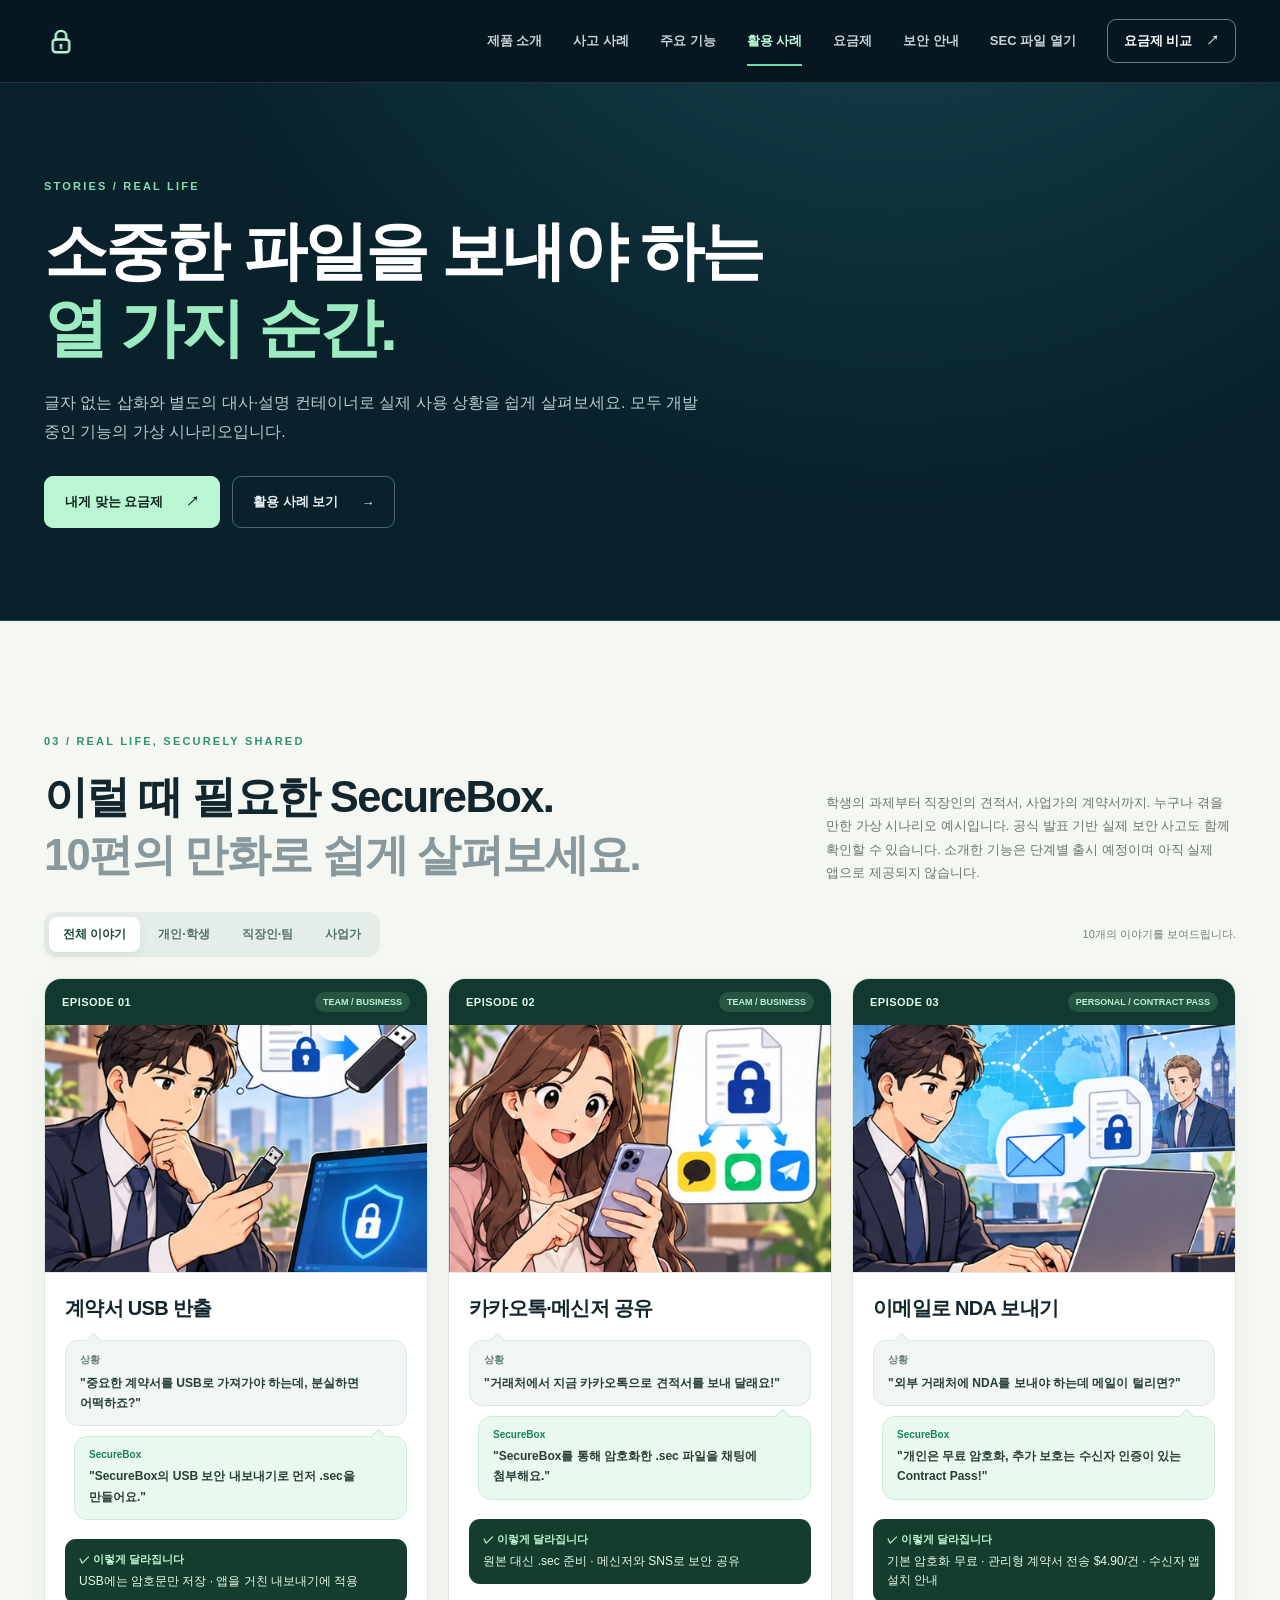
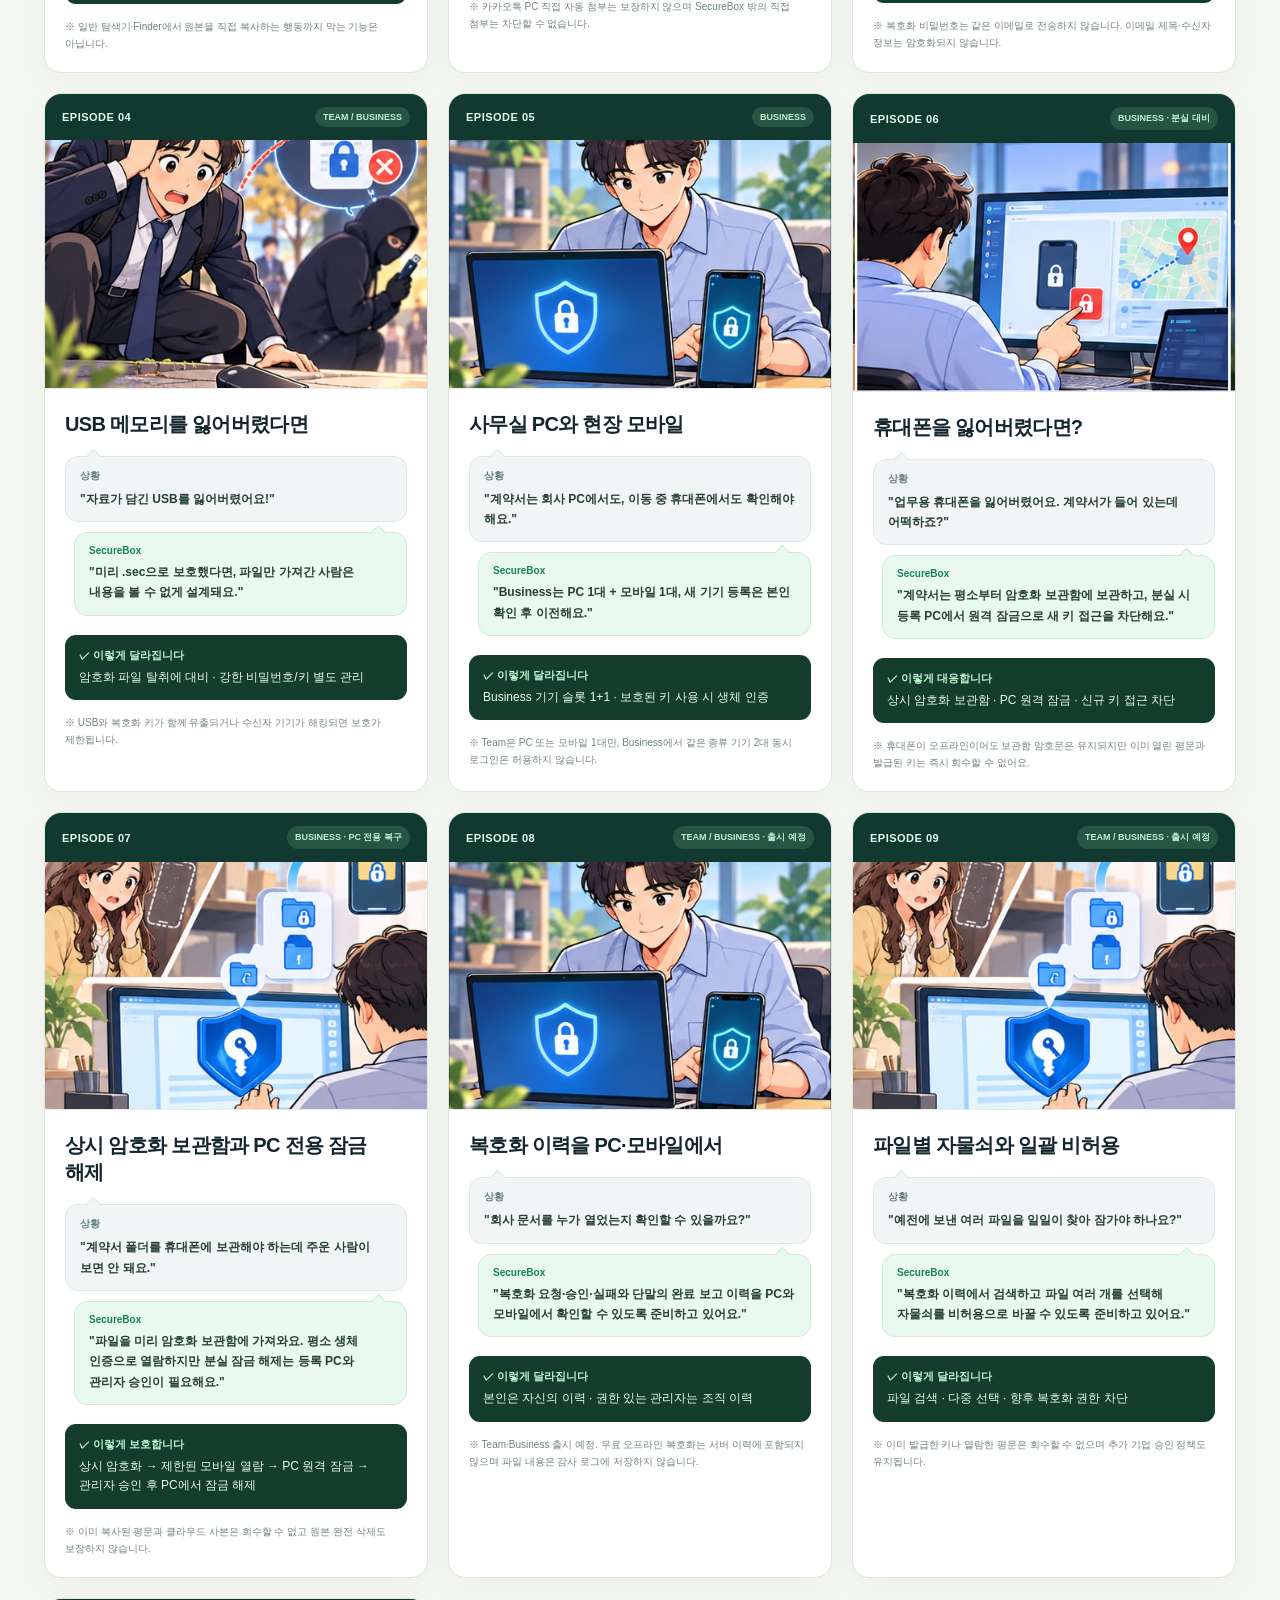
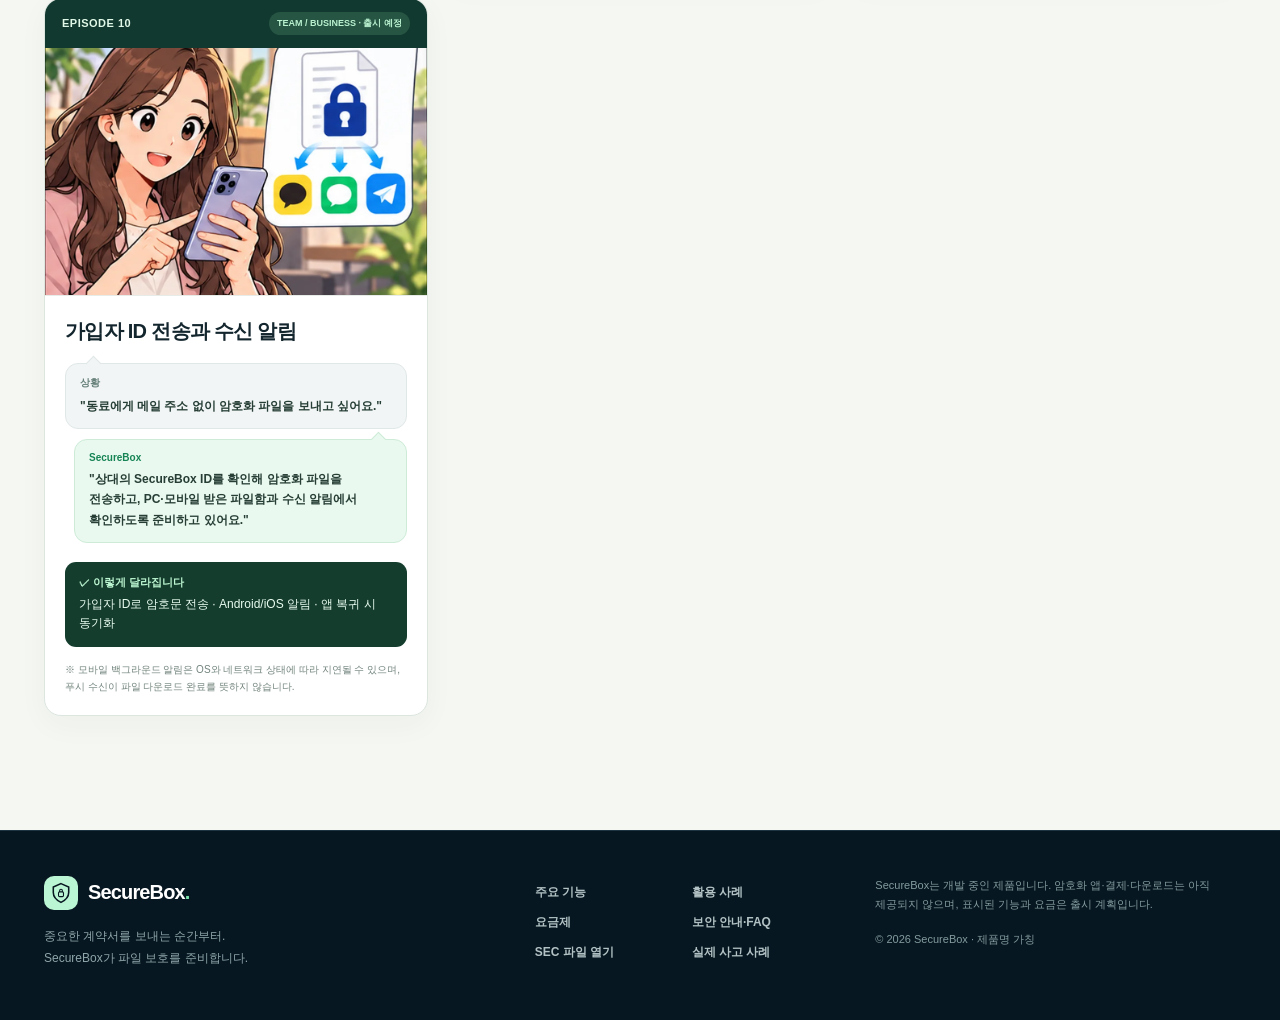
<file: stories.html>
<!DOCTYPE html>
<html lang="ko"><head><meta charset="utf-8"/><meta content="width=device-width, initial-scale=1" name="viewport"/><meta content="#071721" name="theme-color"/><meta content="계약서 이메일, 카카오톡 공유, USB 분실, 스마트폰 중요 폴더 보호를 설명하는 SecureBox의 열 가지 만화 사용 사례." name="description"/><meta content="index, follow" name="robots"/><meta content="strict-origin-when-cross-origin" name="referrer"/><meta content="default-src 'none'; script-src 'self'; style-src 'self'; img-src 'self' data:; font-src 'self'; connect-src 'none'; form-action 'none'; object-src 'none'; base-uri 'self'; frame-ancestors 'none'; upgrade-insecure-requests" http-equiv="Content-Security-Policy"/><title>활용 사례 만화 | SecureBox</title><link href="./favicon.ico?v=20261029-audit1" rel="icon" type="image/x-icon"/><link href="./favicon.svg?v=20261029-audit1" rel="icon" type="image/svg+xml" sizes="any"/><link href="./styles.css?v=20261030-logo5" rel="stylesheet"/><script defer="" src="./script.js?v=20261030-logo5"></script></head><body><a class="skip-link" href="#main">본문 바로가기</a><div class="page-shell"><header class="site-header" id="top"><div class="nav-wrap container"><a aria-label="SecureBox 홈" class="brand brand-header" href="./index.html"><span aria-hidden="true" class="brand-mark brand-animated brand-final-lock"><span class="brand-glow"></span><svg class="brand-logo-svg" fill="none" viewBox="0 0 40 40"><path class="brand-shield" d="M20 3L34 9V19C34 27.7 28.3 33 20 37C11.7 33 6 27.7 6 19V9L20 3Z" stroke="currentColor" stroke-width="2.8"></path><rect class="brand-lock-body" height="8.5" rx="2" stroke="currentColor" stroke-width="2" width="9" x="15.5" y="18"></rect><path class="brand-open-shackle" d="M17.5 18V15.9C17.5 13.9 18.7 12.7 20.5 12.7C21.7 12.7 22.7 13.2 23.4 14.1" stroke="currentColor" stroke-linecap="round" stroke-width="2"></path><path class="brand-closed-shackle" d="M17.5 18V15.8A2.5 2.5 0 0 1 22.5 15.8V18" stroke="currentColor" stroke-linecap="round" stroke-width="2"></path><g class="brand-square-lock-glyph"><rect height="14" rx="3" fill="currentColor" width="18" x="11" y="19"></rect><path d="M14 19V14.5A6 6 0 0 1 26 14.5V19" fill="none" stroke="currentColor" stroke-linecap="round" stroke-width="3"></path><circle cx="20" cy="25" fill="var(--mint)" r="1.5"></circle></g><g class="brand-final-lock-glyph"><rect height="17" rx="4" stroke="currentColor" stroke-width="3.2" width="22" x="9" y="18"></rect><path d="M13 18V13.5A7 7 0 0 1 27 13.5V18" stroke="currentColor" stroke-linecap="round" stroke-width="3.2"></path><circle cx="20" cy="25.5" fill="currentColor" r="1.8"></circle><path d="M20 27.2V30" stroke="currentColor" stroke-linecap="round" stroke-width="2.8"></path></g></svg></span><span aria-hidden="true" class="brand-text-stage brand-morph"><span class="brand-kept">Sec</span><span class="brand-removed">ure</span><span class="brand-box">Box</span><span class="brand-original-dot">.</span><span class="brand-extension">.sec</span></span><span class="sr-only">SecureBox</span></a><button aria-controls="nav-links" aria-expanded="false" aria-label="메뉴 열기" class="menu-toggle" type="button"><span></span><span></span><span></span></button><nav aria-label="주 메뉴" class="nav-links" id="nav-links"><a href="./index.html">제품 소개</a><a href="./incidents.html">사고 사례</a><a href="./features.html">주요 기능</a><a aria-current="page" href="./stories.html">활용 사례</a><a href="./pricing.html">요금제</a><a href="./security.html">보안 안내</a><a href="./open-sec.html">SEC 파일 열기</a><a class="nav-cta" href="./pricing.html">요금제 비교 <span aria-hidden="true">↗</span></a></nav></div></header><main id="main"><section class="subhero"><div class="container"><p class="section-kicker light-kicker">STORIES / REAL LIFE</p><h1>소중한 파일을 보내야 하는<br/><span>열 가지 순간.</span></h1><p>글자 없는 삽화와 별도의 대사·설명 컨테이너로 실제 사용 상황을 쉽게 살펴보세요. 모두 개발 중인 기능의 가상 시나리오입니다.</p><div class="subhero-actions"><a class="btn btn-primary" href="./pricing.html">내게 맞는 요금제 <span aria-hidden="true">↗</span></a><a class="btn btn-secondary" href="./stories.html">활용 사례 보기 <span aria-hidden="true">→</span></a></div></div></section><section aria-labelledby="stories-title" class="section-pad comic-section" id="stories">
<div class="container">
<div class="comic-header"><div><p class="section-kicker">03 / REAL LIFE, SECURELY SHARED</p><h2 id="stories-title">이럴 때 필요한 SecureBox.<br><span class="subtle-heading">10편의 만화로 쉽게 살펴보세요.</span></br></h2></div><p>학생의 과제부터 직장인의 견적서, 사업가의 계약서까지. 누구나 겪을 만한 가상 시나리오 예시입니다. <a href="./incidents.html">공식 발표 기반 실제 보안 사고</a>도 함께 확인할 수 있습니다. 소개한 기능은 단계별 출시 예정이며 아직 실제 앱으로 제공되지 않습니다.</p></div>
<div class="comic-toolbar"><div aria-label="만화 에피소드 대상 선택" class="comic-filter" role="group"><button aria-pressed="true" class="is-active" data-story-filter="all" type="button">전체 이야기</button><button aria-pressed="false" data-story-filter="personal" type="button">개인·학생</button><button aria-pressed="false" data-story-filter="team" type="button">직장인·팀</button><button aria-pressed="false" data-story-filter="business" type="button">사업가</button></div><p aria-live="polite" id="comic-result">10개의 이야기를 보여드립니다.</p></div>
<div class="comics-grid">
<article class="comic-episode" data-audience="team business">
<div class="comic-episode-top"><span>EPISODE 01</span><span class="comic-plan">TEAM / BUSINESS</span></div>
<div class="comic-art"><img alt="직장인이 계약서를 든 USB를 걱정하다가 잠긴 SEC 파일로 보관하는 만화 삽화" decoding="sync" height="208" loading="eager" src="./assets/stories/usb-contract.webp" width="315"/></div>
<div class="comic-copy"><h3>계약서 USB 반출</h3><div class="comic-bubble comic-problem"><span>상황</span><p>"중요한 계약서를 USB로 가져가야 하는데, 분실하면 어떡하죠?"</p></div><div class="comic-bubble comic-solution"><span>SecureBox</span><p>"SecureBox의 USB 보안 내보내기로 먼저 .sec을 만들어요."</p></div><div class="comic-end"><strong>✓ 이렇게 달라집니다</strong><p>USB에는 암호문만 저장 · 앱을 거친 내보내기에 적용</p></div><p class="comic-caveat">※ 일반 탐색기·Finder에서 원본을 직접 복사하는 행동까지 막는 기능은 아닙니다.</p></div>
</article>
<article class="comic-episode" data-audience="team business">
<div class="comic-episode-top"><span>EPISODE 02</span><span class="comic-plan">TEAM / BUSINESS</span></div>
<div class="comic-art"><img alt="직장인이 카카오톡으로 보낼 파일을 잠긴 SEC 파일로 준비하는 만화 삽화" decoding="sync" height="208" loading="eager" src="./assets/stories/messenger-share.webp" width="315"/></div>
<div class="comic-copy"><h3>카카오톡·메신저 공유</h3><div class="comic-bubble comic-problem"><span>상황</span><p>"거래처에서 지금 카카오톡으로 견적서를 보내 달래요!"</p></div><div class="comic-bubble comic-solution"><span>SecureBox</span><p>"SecureBox를 통해 암호화한 .sec 파일을 채팅에 첨부해요."</p></div><div class="comic-end"><strong>✓ 이렇게 달라집니다</strong><p>원본 대신 .sec 준비 · 메신저와 SNS로 보안 공유</p></div><p class="comic-caveat">※ 카카오톡 PC 직접 자동 첨부는 보장하지 않으며 SecureBox 밖의 직접 첨부는 차단할 수 없습니다.</p></div>
</article>
<article class="comic-episode" data-audience="personal business">
<div class="comic-episode-top"><span>EPISODE 03</span><span class="comic-plan">PERSONAL / CONTRACT PASS</span></div>
<div class="comic-art"><img alt="사업가가 이메일로 계약서를 보내기 전에 잠긴 SEC 첨부파일을 만드는 만화 삽화" decoding="sync" height="208" loading="eager" src="./assets/stories/email-partner.webp" width="315"/></div>
<div class="comic-copy"><h3>이메일로 NDA 보내기</h3><div class="comic-bubble comic-problem"><span>상황</span><p>"외부 거래처에 NDA를 보내야 하는데 메일이 털리면?"</p></div><div class="comic-bubble comic-solution"><span>SecureBox</span><p>"개인은 무료 암호화, 추가 보호는 수신자 인증이 있는 Contract Pass!"</p></div><div class="comic-end"><strong>✓ 이렇게 달라집니다</strong><p>기본 암호화 무료 · 관리형 계약서 전송 $4.90/건 · <a href="./open-sec.html">수신자 앱 설치 안내</a></p></div><p class="comic-caveat">※ 복호화 비밀번호는 같은 이메일로 전송하지 않습니다. 이메일 제목·수신자 정보는 암호화되지 않습니다.</p></div>
</article>
<article class="comic-episode" data-audience="team business">
<div class="comic-episode-top"><span>EPISODE 04</span><span class="comic-plan">TEAM / BUSINESS</span></div>
<div class="comic-art"><img alt="USB 메모리를 잃어버린 사람과 잠긴 SEC 암호화 파일을 묘사한 만화 삽화" decoding="sync" height="208" loading="eager" src="./assets/stories/lost-usb.webp" width="315"/></div>
<div class="comic-copy"><h3>USB 메모리를 잃어버렸다면</h3><div class="comic-bubble comic-problem"><span>상황</span><p>"자료가 담긴 USB를 잃어버렸어요!"</p></div><div class="comic-bubble comic-solution"><span>SecureBox</span><p>"미리 .sec으로 보호했다면, 파일만 가져간 사람은 내용을 볼 수 없게 설계돼요."</p></div><div class="comic-end"><strong>✓ 이렇게 달라집니다</strong><p>암호화 파일 탈취에 대비 · 강한 비밀번호/키 별도 관리</p></div><p class="comic-caveat">※ USB와 복호화 키가 함께 유출되거나 수신자 기기가 해킹되면 보호가 제한됩니다.</p></div>
</article>
<article class="comic-episode" data-audience="business">
<div class="comic-episode-top"><span>EPISODE 05</span><span class="comic-plan">BUSINESS</span></div>
<div class="comic-art"><img alt="직장인이 노트북과 스마트폰을 함께 사용하면서 보호 키를 확인하는 만화 삽화" decoding="sync" height="208" loading="eager" src="./assets/stories/business-devices.webp" width="315"/></div>
<div class="comic-copy"><h3>사무실 PC와 현장 모바일</h3><div class="comic-bubble comic-problem"><span>상황</span><p>"계약서는 회사 PC에서도, 이동 중 휴대폰에서도 확인해야 해요."</p></div><div class="comic-bubble comic-solution"><span>SecureBox</span><p>"Business는 PC 1대 + 모바일 1대, 새 기기 등록은 본인 확인 후 이전해요."</p></div><div class="comic-end"><strong>✓ 이렇게 달라집니다</strong><p>Business 기기 슬롯 1+1 · 보호된 키 사용 시 생체 인증</p></div><p class="comic-caveat">※ Team은 PC 또는 모바일 1대만, Business에서 같은 종류 기기 2대 동시 로그인은 허용하지 않습니다.</p></div>
</article>
<article class="comic-episode" data-audience="business">
<div class="comic-episode-top"><span>EPISODE 06</span><span class="comic-plan">BUSINESS · 분실 대비</span></div>
<div class="comic-art comic-art-triptych"><img alt="글자 없는 3컷 만화. 휴대폰을 잃은 직원, 회사 PC에서 보안 상태 확인, 이미 암호화된 보호 폴더" decoding="sync" height="400" loading="eager" src="./assets/stories/lost-phone-lock.webp" width="1800"/></div>
<div class="comic-copy"><h3>휴대폰을 잃어버렸다면?</h3><div class="comic-bubble comic-problem"><span>상황</span><p>"업무용 휴대폰을 잃어버렸어요. 계약서가 들어 있는데 어떡하죠?"</p></div><div class="comic-bubble comic-solution"><span>SecureBox</span><p>"계약서는 평소부터 암호화 보관함에 보관하고, 분실 시 등록 PC에서 원격 잠금으로 새 키 접근을 차단해요."</p></div><div class="comic-end"><strong>✓ 이렇게 대응합니다</strong><p>상시 암호화 보관함 · PC 원격 잠금 · 신규 키 접근 차단</p></div><p class="comic-caveat">※ 휴대폰이 오프라인이어도 보관함 암호문은 유지되지만 이미 열린 평문과 발급된 키는 즉시 회수할 수 없어요.</p></div>
</article>
<article class="comic-episode" data-audience="business">
<div class="comic-episode-top"><span>EPISODE 07</span><span class="comic-plan">BUSINESS · PC 전용 복구</span></div>
<div class="comic-art"><img alt="글자 없는 그림. 직원이 등록 PC의 보안 키를 확인하고 암호화된 모바일 문서를 복원하는 장면" decoding="sync" height="630" loading="eager" src="./assets/stories/pc-vault-only.webp" width="945"/></div>
<div class="comic-copy"><h3>상시 암호화 보관함과 PC 전용 잠금 해제</h3><div class="comic-bubble comic-problem"><span>상황</span><p>"계약서 폴더를 휴대폰에 보관해야 하는데 주운 사람이 보면 안 돼요."</p></div><div class="comic-bubble comic-solution"><span>SecureBox</span><p>"파일을 미리 암호화 보관함에 가져와요. 평소 생체 인증으로 열람하지만 분실 잠금 해제는 등록 PC와 관리자 승인이 필요해요."</p></div><div class="comic-end"><strong>✓ 이렇게 보호합니다</strong><p>상시 암호화 → 제한된 모바일 열람 → PC 원격 잠금 → 관리자 승인 후 PC에서 잠금 해제</p></div><p class="comic-caveat">※ 이미 복사된 평문과 클라우드 사본은 회수할 수 없고 원본 완전 삭제도 보장하지 않습니다.</p></div>
</article>
<article class="comic-episode" data-audience="team business">
<div class="comic-episode-top"><span>EPISODE 08</span><span class="comic-plan">TEAM / BUSINESS · 출시 예정</span></div>
<div class="comic-art"><img alt="PC와 스마트폰으로 보안 파일 복호화 이력을 확인하는 장면" decoding="async" height="208" loading="lazy" src="./assets/stories/business-devices.webp" width="315"/></div>
<div class="comic-copy"><h3>복호화 이력을 PC·모바일에서</h3><div class="comic-bubble comic-problem"><span>상황</span><p>"회사 문서를 누가 열었는지 확인할 수 있을까요?"</p></div><div class="comic-bubble comic-solution"><span>SecureBox</span><p>"복호화 요청·승인·실패와 단말의 완료 보고 이력을 PC와 모바일에서 확인할 수 있도록 준비하고 있어요."</p></div><div class="comic-end"><strong>✓ 이렇게 달라집니다</strong><p>본인은 자신의 이력 · 권한 있는 관리자는 조직 이력</p></div><p class="comic-caveat">※ Team·Business 출시 예정. 무료 오프라인 복호화는 서버 이력에 포함되지 않으며 파일 내용은 감사 로그에 저장하지 않습니다.</p></div>
</article>
<article class="comic-episode" data-audience="team business">
<div class="comic-episode-top"><span>EPISODE 09</span><span class="comic-plan">TEAM / BUSINESS · 출시 예정</span></div>
<div class="comic-art"><img alt="PC에서 보안 문서 목록에 자물쇠 접근 제한을 설정하는 장면" decoding="async" height="208" loading="lazy" src="./assets/stories/pc-vault-only.webp" width="315"/></div>
<div class="comic-copy"><h3>파일별 자물쇠와 일괄 비허용</h3><div class="comic-bubble comic-problem"><span>상황</span><p>"예전에 보낸 여러 파일을 일일이 찾아 잠가야 하나요?"</p></div><div class="comic-bubble comic-solution"><span>SecureBox</span><p>"복호화 이력에서 검색하고 파일 여러 개를 선택해 자물쇠를 비허용으로 바꿀 수 있도록 준비하고 있어요."</p></div><div class="comic-end"><strong>✓ 이렇게 달라집니다</strong><p>파일 검색 · 다중 선택 · 향후 복호화 권한 차단</p></div><p class="comic-caveat">※ 이미 발급한 키나 열람한 평문은 회수할 수 없으며 추가 기업 승인 정책도 유지됩니다.</p></div>
</article>
<article class="comic-episode" data-audience="team business">
<div class="comic-episode-top"><span>EPISODE 10</span><span class="comic-plan">TEAM / BUSINESS · 출시 예정</span></div>
<div class="comic-art"><img alt="가입자 간 보호된 파일을 전송하고 모바일 알림을 확인하는 장면" decoding="async" height="208" loading="lazy" src="./assets/stories/messenger-share.webp" width="315"/></div>
<div class="comic-copy"><h3>가입자 ID 전송과 수신 알림</h3><div class="comic-bubble comic-problem"><span>상황</span><p>"동료에게 메일 주소 없이 암호화 파일을 보내고 싶어요."</p></div><div class="comic-bubble comic-solution"><span>SecureBox</span><p>"상대의 SecureBox ID를 확인해 암호화 파일을 전송하고, PC·모바일 받은 파일함과 수신 알림에서 확인하도록 준비하고 있어요."</p></div><div class="comic-end"><strong>✓ 이렇게 달라집니다</strong><p>가입자 ID로 암호문 전송 · Android/iOS 알림 · 앱 복귀 시 동기화</p></div><p class="comic-caveat">※ 모바일 백그라운드 알림은 OS와 네트워크 상태에 따라 지연될 수 있으며, 푸시 수신이 파일 다운로드 완료를 뜻하지 않습니다.</p></div>
</article>
</div>

</div>
</section></main><footer class="footer"><div class="container footer-grid"><div><a class="brand footer-brand" href="./index.html"><span aria-hidden="true" class="brand-mark"><svg fill="none" viewbox="0 0 40 40"><path d="M20 3L34 9V19C34 27.7 28.3 33 20 37C11.7 33 6 27.7 6 19V9L20 3Z" stroke="currentColor" stroke-width="2.8"></path><rect height="8.5" rx="2" stroke="currentColor" stroke-width="2" width="9" x="15.5" y="18"></rect><path d="M17.5 18V15.8A2.5 2.5 0 0 1 22.5 15.8V18" stroke="currentColor" stroke-width="2"></path></svg></span><span>SecureBox<span class="brand-dot">.</span></span></a><p>중요한 계약서를 보내는 순간부터.<br/>SecureBox가 파일 보호를 준비합니다.</p></div><div class="footer-links"><a href="./features.html">주요 기능</a><a href="./stories.html">활용 사례</a><a href="./pricing.html">요금제</a><a href="./security.html">보안 안내·FAQ</a><a href="./open-sec.html">SEC 파일 열기</a><a href="./incidents.html">실제 사고 사례</a></div><div class="footer-note"><p>SecureBox는 개발 중인 제품입니다. 암호화 앱·결제·다운로드는 아직 제공되지 않으며, 표시된 기능과 요금은 출시 계획입니다.</p><p>© 2026 SecureBox · 제품명 가칭</p></div></div></footer></div></body></html>
</file>
<file: styles.css>
:root { color-scheme: light; --navy:#071721; --navy2:#0d2830; --ink:#13252d; --muted:#63717a; --mint:#bbf6d4; --mintdeep:#7ae5ad; --cream:#f7f7f3; --line:#e1e7e6; --max:1200px; }
* { box-sizing: border-box; }
html { scroll-behavior:smooth; }
body { margin:0; font-family: "Pretendard Variable", "Apple SD Gothic Neo", "Malgun Gothic", -apple-system, BlinkMacSystemFont, "Segoe UI", sans-serif; color:var(--ink); background:#fff; word-break:keep-all; -webkit-font-smoothing:antialiased; }
a { color:inherit; text-decoration:none; }
button, input { font:inherit; }
button { cursor:pointer; }
:focus-visible { outline:3px solid #47c98a; outline-offset:4px; }
::selection { background:var(--mint); color:var(--navy); }
.container { width:min(var(--max), calc(100% - 88px)); margin-inline:auto; }
.skip-link { position:absolute; top:-55px; left:12px; padding:12px 16px; background:#fff; color:#000; z-index:10000; }
.skip-link:focus { top:10px; }
.site-header { background:var(--navy); height:83px; border-bottom:1px solid rgba(255,255,255,.11); position:relative; z-index:20; }
.nav-wrap { height:100%; display:flex; justify-content:space-between; align-items:center; gap:25px; }
.brand { display:inline-flex; gap:10px; align-items:center; font-size:22px; font-weight:800; color:#fff; letter-spacing:-.85px; white-space:nowrap; }
.brand-dot { color:var(--mintdeep); }
.brand-mark { width:34px; height:34px; background:var(--mint); color:var(--navy); border-radius:10px; display:grid; place-items:center; }
.brand-mark svg { width:22px; height:22px; }
.nav-links { display:flex; gap:31px; align-items:center; color:#c6d3d4; font-size:13px; font-weight:650; }
.nav-links a:not(.nav-cta):hover { color:var(--mint); }
.nav-cta { border:1px solid rgba(193,240,219,.5); border-radius:9px; padding:12px 16px; color:#fff; transition:.2s; }
.nav-cta:hover { background:rgba(255,255,255,.09); }
.nav-cta span { color:var(--mint); padding-left:10px; }
.menu-toggle { display:none; border:1px solid rgba(255,255,255,.2); color:#fff; background:transparent; border-radius:8px; width:42px; height:40px; padding:10px; }
.menu-toggle span { height:2px; background:#fff; display:block; margin:4px 0; border-radius:1px; }
.section-dark { color:#fff; background:var(--navy); }
.hero { position:relative; min-height:696px; overflow:hidden; }
.hero-glow { pointer-events:none; position:absolute; height:730px; width:730px; border-radius:50%; right:-45px; top:-230px; background:radial-gradient(circle,rgba(61,149,125,.21) 0%,rgba(18,53,67,.06) 56%,transparent 73%); }
.hero-grid { display:grid; grid-template-columns:1.06fr 1fr; align-items:center; gap:48px; padding-top:112px; padding-bottom:99px; position:relative; }
.hero-content { position:relative; z-index:2; }
.eyebrow, .section-kicker, .closing-kicker { text-transform:uppercase; font-size:11px; font-weight:800; letter-spacing:2.2px; }
.eyebrow { color:var(--mintdeep); display:flex; align-items:center; gap:10px; margin-bottom:29px; }
.status-dot { display:inline-block; width:8px; height:8px; border-radius:50%; background:var(--mintdeep); box-shadow:0 0 0 5px rgba(154,255,198,.13); }
h1,h2,h3,p { margin-top:0; }
h1 { font-size:clamp(42px,4.2vw,65px); line-height:1.22; font-weight:830; letter-spacing:-3.4px; margin-bottom:27px; }
h1 span { color:var(--mint); }
.hero-lead { color:#adc1c5; line-height:1.86; font-size:16px; margin-bottom:33px; letter-spacing:-.3px; }
.hero-lead strong { color:#ecf9f3; font-weight:680; }
.hero-actions { display:flex; gap:12px; flex-wrap:wrap; }
.btn { border-radius:9px; min-height:52px; padding:0 20px; display:inline-flex; gap:23px; align-items:center; justify-content:space-between; font-weight:800; font-size:13px; }
.btn-primary { color:#07211d; background:var(--mint); border:1px solid var(--mint); }
.btn-primary:hover { background:#d9ffe8; }
.btn-secondary { color:#e5eff1; background:transparent; border:1px solid rgba(213,241,239,.34); }
.btn-secondary:hover { border-color:var(--mint); }
.hero-meta { margin-top:45px; display:flex; align-items:center; flex-wrap:wrap; gap:13px; color:#95aaae; font-size:11px; font-weight:650; }
.hero-meta span:first-child { display:flex; align-items:center; gap:7px; }
.hero-meta svg { width:17px; height:17px; color:var(--mint); }
.meta-divider { height:13px; border-left:1px solid #4b636c; }
.hero-art { position:relative; min-height:490px; display:grid; place-items:center; }
.orbit { position:absolute; width:475px; height:475px; border:1px solid rgba(206,255,228,.09); border-radius:50%; }
.orbit-two { width:620px; height:620px; }
.app-window { position:relative; z-index:1; width:min(100%,500px); background:#f8fcfa; border:1px solid #cde6dd; border-radius:17px; box-shadow:0 35px 100px rgba(0,0,0,.35), 0 0 0 12px rgba(131,237,191,.04); transform:rotate(-2deg); overflow:hidden; color:#20333b; }
.app-toolbar { height:52px; display:flex; align-items:center; justify-content:space-between; padding:0 20px; background:#edf6f2; border-bottom:1px solid #e0eae7; }
.traffic { display:flex; gap:6px; }
.traffic i { width:9px; height:9px; background:#b7cac6; border-radius:50%; }
.traffic i:first-child { background:#e8b2aa; }
.traffic i:nth-child(2) { background:#efdc9b; }
.app-window-title { font-size:12px; font-weight:750; color:#738881; }
.toolbar-dots { font-size:19px; letter-spacing:2px; color:#92a8a5; }
.app-body { padding:28px 31px 28px; }
.window-label { font-size:11px; color:#7a8d89; font-weight:800; margin-bottom:10px; }
.file-card { display:flex; align-items:center; gap:13px; padding:16px 15px; border:1px solid #e2ebea; background:#fff; border-radius:10px; box-shadow:0 2px 5px rgba(10,50,40,.035); }
.file-icon { flex:0 0 40px; width:40px; height:43px; border-radius:8px; display:grid; place-items:center; font-size:10px; font-weight:850; }
.file-icon.pdf { color:#e17c69; background:#fff1ed; }
.file-icon.sec { background:#e5f8eb; color:#2b8d63; }
.file-icon svg { width:23px; }
.file-details { display:grid; gap:5px; min-width:0; flex:1; }
.file-details strong { font-size:13px; overflow:hidden; white-space:nowrap; text-overflow:ellipsis; }
.file-details small { font-size:10px; color:#8ca099; }
.file-state { font-size:10px; color:#95aaa0; border-radius:7px; border:1px solid #e9f0ec; padding:5px 7px; }
.state-safe { color:#238658; border-color:#c4e9d6; background:#ecfff2; }
.encrypt-progress { margin:16px auto; display:flex; align-items:center; justify-content:center; gap:15px; color:#248b62; }
.progress-line { width:68px; height:1px; background:linear-gradient(to right,transparent,#67b48d); }
.progress-line:last-child { transform:rotate(180deg); }
.progress-lock { border-radius:50%; border:1px solid #bde7d2; width:30px; height:30px; display:grid; place-items:center; font-size:22px; }
.secure-note { background:#e7f7ef; margin-top:18px; padding:13px 14px; border-radius:9px; display:flex; align-items:center; gap:12px; }
.secure-note svg { width:23px; height:23px; flex:0 0 23px; color:#25845b; }
.secure-note div { display:grid; gap:4px; }.secure-note b { font-size:12px; }.secure-note span { font-size:10px; color:#567a6c; }
.float-pill { position:absolute; z-index:2; border:1px solid rgba(216,253,235,.32); box-shadow:0 20px 40px rgba(0,0,0,.24); border-radius:12px; background:#153f41; color:#dff9e9; font-size:12px; font-weight:750; padding:13px 17px; display:flex; align-items:center; gap:9px; }
.float-top { right:-6px; top:-12px; transform:rotate(5deg); }.float-bottom { left:-34px; bottom:-2px; transform:rotate(4deg); }.pill-icon { color:#a4ffcb; font-size:18px; }
.hero-bottom-line { color:#6b878d; font-size:10px; font-weight:750; letter-spacing:1.6px; display:flex; gap:17px; align-items:center; padding-bottom:28px; }
.line-fill { flex:1; border-top:1px solid rgba(206,233,235,.11); }
.trust-strip { background:#eef5f0; border-bottom:1px solid #e1ebe4; }.trust-grid { display:grid; grid-template-columns:repeat(4,1fr); align-items:center; min-height:90px; }.trust-grid>div { display:flex; align-items:center; gap:12px; font-size:12px; font-weight:780; color:#29483e; padding:0 18px; border-right:1px solid #dbe5dd; }.trust-grid>div:first-child { padding-left:0; }.trust-grid>div:last-child { border:0; }.trust-icon { font-size:22px; color:#26986c; }
.section-pad { padding-block:114px; }.section-white { background:#fff; }.section-kicker { color:#2e9270; margin-bottom:21px; }.section-intro { display:flex; align-items:end; justify-content:space-between; gap:60px; margin-bottom:52px; }.section-intro>p { max-width:320px; color:#74818a; font-size:14px; line-height:1.9; margin:0 0 5px; }.section-intro h2, .price-head h2, .faq-grid h2, .privacy-grid h2 { font-size:clamp(29px,3.2vw,45px); line-height:1.36; letter-spacing:-2px; margin:0; font-weight:830; }.subtle-heading { color:#89989c; }
.steps-grid { display:grid; grid-template-columns:repeat(3,1fr); gap:17px; }.step-card { padding:28px 29px 31px; border:1px solid #e4e9e8; border-radius:13px; background:#fff; }.step-no { font-weight:900; color:#92aaa6; font-size:11px; letter-spacing:1px; }.step-drawing { height:145px; display:grid; place-items:center; color:#1c5145; }.step-drawing svg { width:126px; height:90px; }.step-card h3 { margin-bottom:12px; font-size:19px; letter-spacing:-.6px; }.step-card p { margin:0; color:#75858a; font-size:13px; line-height:1.8; }
.cases-section { background:#f5f7f3; }.cases-intro { margin-bottom:45px; }.cases-grid { display:grid; grid-template-columns:repeat(3,1fr); gap:16px; }.case-card { background:#fff; border-radius:13px; border:1px solid #e7ece8; padding:30px 29px 23px; min-height:299px; display:flex; flex-direction:column; }.case-icon { background:#ecf6ee; display:grid; place-items:center; width:50px; height:50px; border-radius:12px; margin-bottom:26px; color:#247255; }.case-icon svg { width:25px; height:25px; }.case-card>span { color:#77958b; letter-spacing:1.5px; font-size:9px; font-weight:900; }.case-card h3 { margin:8px 0 10px; font-size:20px; letter-spacing:-.6px; }.case-card p { font-size:13px; color:#78878a; line-height:1.8; margin-bottom:25px; }.case-line { border-top:1px solid #e8efec; padding-top:16px; margin-top:auto; display:flex; justify-content:space-between; font-weight:800; font-size:12px; color:#266647; }.case-line span { font-size:17px; }.featured-case { background:#e9f9ee; border-color:#d2eddc; }.featured-case .case-icon { background:#ceefdd; }
.features-section { background:#0b2530; color:#fff; }.light-kicker { color:#85ddaf; }.features-intro h2 span { color:var(--mint); }.features-intro>p { color:#acc1c5; }.feature-grid { display:grid; grid-template-columns:repeat(3,1fr); gap:15px; }.feature-tile { min-height:252px; border-radius:13px; background:#13333e; border:1px solid rgba(206,238,226,.09); padding:29px 27px; display:flex; flex-direction:column; }.feature-tile.big-feature { grid-column:span 2; background:#1a4545; position:relative; overflow:hidden; }.feature-icon { width:40px; height:40px; border-radius:10px; background:#264b50; display:grid; place-items:center; color:#adf2ca; font-size:27px; margin-bottom:32px; }.feature-icon.mint { background:var(--mint); color:#104637; }.feature-label { color:#9bb8b2; font-size:10px; font-weight:850; letter-spacing:1.15px; }.feature-tile h3 { font-size:20px; line-height:1.45; letter-spacing:-.5px; margin:10px 0; }.feature-tile p { color:#a6c0c1; font-size:13px; line-height:1.83; margin:0; }.big-feature .feature-text { position:relative; z-index:1; max-width:310px; }.big-feature h3 { font-size:24px; }.feature-mini { position:absolute; right:21px; top:44px; width:185px; height:162px; border-radius:15px; border:1px solid rgba(198,248,219,.2); transform:rotate(9deg); background:#0e3435; padding:30px 25px; display:flex; flex-direction:column; gap:14px; }.mini-bar { background:rgba(202,252,225,.2); height:8px; border-radius:2px; width:100%; }.mini-bar:nth-child(2){width:75%}.mini-bar.active { background:#9ef8c8; width:90%; }.feature-mini>span:last-child { color:#98d4bc; font-size:9px; letter-spacing:1.5px; font-weight:800; }
.pricing-section { background:#fff; }.price-head { display:flex; justify-content:space-between; gap:36px; align-items:end; margin-bottom:43px; }.billing-toggle { flex-shrink:0; display:flex; gap:3px; border-radius:10px; background:#eff3f1; padding:4px; }.billing-btn { background:transparent; border:0; border-radius:8px; padding:12px 16px; font-size:12px; font-weight:780; color:#6a7c77; }.billing-btn.active { background:#fff; box-shadow:0 2px 9px rgba(17,48,39,.11); color:#183f35; }.billing-btn span { font-size:9px; margin-left:5px; color:#1f9467; }
.price-grid { display:grid; grid-template-columns:repeat(4,minmax(0,1fr)); gap:13px; }.price-card { border-radius:14px; border:1px solid #e0e8e6; padding:23px; min-height:462px; display:flex; flex-direction:column; position:relative; }.price-card.highlighted { border:2px solid #163d37; padding:22px; box-shadow:0 12px 35px rgba(17,69,50,.09); }.popular { position:absolute; right:16px; top:-13px; background:#113c32; color:#c4f8da; font-size:10px; font-weight:900; letter-spacing:.55px; padding:8px 12px; border-radius:7px; }.plan-pill { color:#487264; background:#eff8f3; border:1px solid #dcece4; border-radius:100px; font-weight:750; font-size:10px; padding:6px 10px; }.dark-pill { background:#effaf2; }.plan-top h3 { margin:21px 0 8px; font-size:24px; letter-spacing:-1px; }.plan-top p { font-size:13px; color:#7d898c; margin-bottom:23px; line-height:1.6; min-height:42px; }.plan-price { min-height:84px; }.plan-price strong { display:block; font-size:38px; letter-spacing:-1.3px; line-height:1.1; }.plan-price span { display:block; margin-top:5px; color:#7f8d8f; font-weight:700; font-size:11px; }.plan-action { margin:9px 0 25px; }.price-btn { min-height:45px; border-radius:7px; display:flex; align-items:center; justify-content:space-between; padding:0 14px; font-size:12px; font-weight:850; }.price-btn span { font-size:17px; }.price-btn.outline { border:1px solid #d4e3dd; color:#244a3e; }.price-btn.outline:hover { background:#eaf6ee; }.price-btn.solid { background:#153e31; color:#fff; }.price-btn.solid:hover { background:#226746; }.check-list { list-style:none; padding:18px 0 0; margin:0; border-top:1px solid #e5ebe8; display:grid; gap:13px; }.check-list li { display:flex; align-items:flex-start; gap:10px; font-size:12px; color:#50635d; line-height:1.4; }.check-list li:before { content:'✓'; color:#289d6b; font-weight:900; }
.calculator { margin-top:21px; background:#edf7f0; border:1px solid #d4e9db; border-radius:13px; padding:24px 31px; display:grid; grid-template-columns:1.1fr 1fr .7fr; gap:32px; align-items:center; }.calculator-label { font-size:14px; font-weight:850; }.calculator p { margin:8px 0 0; font-size:12px; color:#71897d; line-height:1.6; }.calc-controls label { display:flex; justify-content:space-between; align-items:center; font-size:12px; color:#648275; font-weight:800; margin-bottom:11px; }.calc-controls output { font-size:14px; color:#163f30; }.calc-controls input { width:100%; accent-color:#126c4c; }.calc-result { border-left:1px solid #c8ded2; padding-left:28px; display:flex; flex-direction:column; gap:5px; }.calc-result>span { font-size:11px; color:#6d8b7d; font-weight:750; }.calc-result>strong { white-space:nowrap; font-size:24px; color:#174f38; letter-spacing:-.6px; }.calc-result>strong small { font-size:11px; }.calc-result>small { font-size:10px; color:#779083; }.pass-card { background:linear-gradient(180deg,#f5faf7 0%,#ffffff 48%); }
.price-disclaimer { font-size:11px; color:#8a9896; line-height:1.75; margin:23px 0 0; }
.privacy-section { background:#eaf3ed; }.privacy-grid { display:grid; grid-template-columns:1fr 1fr; gap:100px; }.privacy-grid h2 { font-size:clamp(30px,3.4vw,47px); }.privacy-grid h2 em { font-style:normal; color:#20895b; }.privacy-lead { font-size:14px; color:#647b71; line-height:1.95; margin-top:30px; max-width:430px; }.privacy-points { display:grid; gap:0; }.privacy-points>div { padding:25px 0; display:grid; grid-template-columns:43px 1fr; gap:14px; border-bottom:1px solid #d3e0d8; }.privacy-points>div:first-child { padding-top:0; }.point-index { color:#278c5e; font-size:12px; font-weight:900; }.privacy-points h3 { font-size:17px; margin-bottom:8px; }.privacy-points p { font-size:12px; color:#75897c; line-height:1.8; margin:0; }
.faq-section { background:#fff; }.faq-grid { display:grid; grid-template-columns:1fr 1.4fr; gap:95px; }.faq-grid>div:first-child>p:last-child { color:#879498; font-size:13px; line-height:1.9; margin-top:18px; max-width:260px; }.faq-list { border-top:1px solid #e4ebea; }.faq-list details { border-bottom:1px solid #e4ebea; padding:0 2px; }.faq-list summary { cursor:pointer; padding:23px 0; font-weight:760; font-size:14px; list-style:none; display:flex; align-items:center; justify-content:space-between; gap:14px; }.faq-list summary::-webkit-details-marker { display:none; }.faq-list summary span { font-size:22px; color:#5c8371; font-weight:400; transition:.2s; }.faq-list details[open] summary span { transform:rotate(45deg); }.faq-list details p { color:#718184; font-size:13px; line-height:1.9; padding:0 33px 20px 0; margin:0; }
.closing-section { background:#082129; color:#fff; text-align:center; padding:99px 0 100px; position:relative; overflow:hidden; }.closing-section:after { content:''; position:absolute; width:600px; height:600px; background:radial-gradient(circle,rgba(58,151,113,.17),transparent 69%); top:-250px; left:50%; transform:translateX(-50%); pointer-events:none; }.closing-content { position:relative; z-index:1; }.closing-kicker { color:#a5f1c9; display:flex; align-items:center; justify-content:center; gap:10px; }.closing-content h2 { font-size:clamp(31px,4vw,52px); line-height:1.35; letter-spacing:-2px; margin:22px 0 18px; }.closing-content h2 span { color:var(--mint); }.closing-content>p { color:#a9bfc1; font-size:14px; line-height:1.8; }.closing-actions { display:flex; justify-content:center; gap:11px; margin-top:29px; }.release-badge { color:#829ea0; font-size:10px; margin-top:32px; }
.footer { background:#071721; color:#fff; border-top:1px solid #1d3541; padding:45px 0 50px; }.footer-grid { display:grid; grid-template-columns:1.5fr 1fr 1.2fr; gap:40px; }.footer-brand { font-size:20px; }.footer-grid>div:first-child p { color:#8ea6aa; font-size:12px; line-height:1.9; margin:15px 0 0; }.footer-links { display:grid; grid-template-columns:repeat(2,1fr); gap:13px; align-content:start; padding-top:8px; color:#b2c2c4; font-weight:650; font-size:12px; }.footer-links a:hover { color:var(--mint); }.footer-note { color:#829b9e; font-size:11px; line-height:1.8; }.footer-note p { margin:0 0 15px; }
@media(max-width:1100px) { .price-grid { grid-template-columns:repeat(2,minmax(0,1fr)); } .nav-links { gap:16px; font-size:12px; } .hero-grid { gap:24px; } h1 { letter-spacing:-2px; } .hero-art { transform:scale(.89); } .float-top { right:-27px; }.float-bottom { left:-25px; } }
@media(max-width:850px) { .container { width:calc(100% - 46px); } .site-header { height:72px; } .menu-toggle { display:block; } .nav-links { display:none; position:absolute; top:72px; left:0; right:0; padding:24px 23px 28px; background:#0a2029; flex-direction:column; align-items:stretch; gap:0; border-top:1px solid rgba(255,255,255,.1); box-shadow:0 15px 25px rgba(0,0,0,.2); } .nav-links.is-open { display:flex; }.nav-links a { padding:13px 6px; font-size:14px; }.nav-links .nav-cta { margin-top:10px; text-align:center; } .hero-grid { grid-template-columns:1fr; padding-top:74px; padding-bottom:53px; gap:25px; } .hero { min-height:0; } .hero-content { max-width:650px; } h1 { font-size:clamp(43px,6.8vw,64px); }.hero-art { transform:none; max-width:540px; margin:24px auto 0; width:100%; min-height:420px; }.orbit { width:400px; height:400px; }.orbit-two { width:560px; height:560px; }.app-window { max-width:490px; }.hero-bottom-line { display:none; } .trust-grid { grid-template-columns:repeat(2,1fr); padding:18px 0; gap:18px 0; }.trust-grid>div:nth-child(2){border:none;}.trust-grid>div:nth-child(3){padding-left:0;} .section-pad { padding-block:80px; }.section-intro { gap:20px; }.steps-grid,.cases-grid { gap:11px; }.step-card { padding:22px 20px; }.feature-grid { grid-template-columns:repeat(2,1fr); }.privacy-grid,.faq-grid { gap:38px; }.calculator { grid-template-columns:1fr 1fr; }.calc-result { grid-column:span 2; border:0; border-top:1px solid #c8ded2; padding:18px 0 0; }.price-card { padding:20px 19px; }.price-card.highlighted { padding:19px 18px; }.plan-top h3 { font-size:24px; } }
@media(max-width:650px) { .container { width:calc(100% - 38px); } .brand { font-size:21px; }.hero-grid { padding-top:68px; padding-bottom:50px; }.eyebrow { font-size:10px; margin-bottom:24px; } h1 { font-size:clamp(39px,10vw,52px); letter-spacing:-2.3px; }.hero-lead { font-size:14px; line-height:1.9; }.hero-lead br { display:none; }.hero-actions { gap:9px; }.btn { padding:0 14px; min-height:50px; gap:10px; font-size:12px; }.hero-meta { margin-top:30px; gap:10px; font-size:10px; }.hero-art { min-height:352px; margin-top:28px; }.orbit { width:320px; height:320px; }.orbit-two { width:430px; height:430px; }.app-window { width:calc(100% - 22px); transform:rotate(-1.3deg); }.app-toolbar { height:42px; }.app-body { padding:19px 16px 21px; }.file-card { padding:10px 10px; gap:10px; }.file-icon { width:33px; flex-basis:33px; height:34px; }.file-details strong { font-size:11px; }.file-state { font-size:9px; }.secure-note { padding:10px; }.float-pill { font-size:9px; padding:9px 11px; }.float-top { right:-1px; top:-18px; }.float-bottom { left:-8px; bottom:-16px; }.trust-grid { gap:13px 0; }.trust-grid>div { padding:0 7px; font-size:10px; gap:6px; }.trust-icon { font-size:18px; }.section-pad { padding-block:67px; }.section-intro { display:block; margin-bottom:33px; }.section-intro h2, .price-head h2, .faq-grid h2 { font-size:31px; letter-spacing:-1.1px; }.section-intro>p { margin-top:18px; font-size:12px; max-width:100%; }.steps-grid,.cases-grid { grid-template-columns:1fr; }.step-card { padding:20px 23px; }.step-drawing { height:105px; }.step-card h3 { font-size:17px; }.case-card { min-height:245px; }.feature-grid { grid-template-columns:1fr; }.feature-tile.big-feature { grid-column:auto; }.feature-tile { min-height:218px; padding:24px; }.feature-mini { opacity:.3; right:-20px; top:35px; }.feature-tile h3 { font-size:19px; }.price-head { display:block; }.billing-toggle { margin-top:24px; width:max-content; }.price-grid { grid-template-columns:1fr; gap:16px; }.price-card,.price-card.highlighted { padding:28px; min-height:0; }.plan-top p { min-height:0; }.plan-price { min-height:75px; }.calculator { padding:22px; grid-template-columns:1fr; gap:22px; }.calc-result { grid-column:auto; }.privacy-grid,.faq-grid { grid-template-columns:1fr; gap:30px; }.privacy-grid h2 { font-size:36px; }.privacy-lead { font-size:13px; }.privacy-points>div { padding:22px 0; }.closing-section { padding:76px 0; }.closing-content h2 { font-size:32px; }.closing-actions { flex-direction:column; }.closing-actions .btn { justify-content:center; }.release-badge { line-height:1.7; }.footer-grid { grid-template-columns:1fr 1fr; gap:30px 12px; }.footer-grid>div:first-child { grid-column:span 2; }.footer-note { grid-column:span 2; } }

/* 애니메이션 종료 후 브라우저별 fill-mode 차이를 없애는 강제 최종 상태.
   방패·열린 자물쇠·중간 자물쇠·텍스트·광원은 모두 제거하고 닫힌 자물쇠 하나만 남긴다. */
.brand-header.is-brand-final .brand-mark{background:transparent!important;border-radius:0!important;box-shadow:none!important;overflow:visible}
.brand-header.is-brand-final .brand-logo-svg{width:30px;height:30px}
.brand-header.is-brand-final .brand-shield{opacity:0!important}
.brand-header.is-brand-final .brand-open-shackle{opacity:0!important}
.brand-header.is-brand-final .brand-closed-shackle{opacity:0!important}
.brand-header.is-brand-final .brand-lock-body{opacity:0!important}
.brand-header.is-brand-final .brand-square-lock-glyph{opacity:0!important}
.brand-header.is-brand-final .brand-text-stage{width:0!important;opacity:0!important;transform:scaleX(0)!important;pointer-events:none}
.brand-header.is-brand-final .brand-full-name,.brand-header.is-brand-final .brand-sec-name{opacity:0!important}
.brand-header.is-brand-final .brand-glow{opacity:0!important;display:none!important}
.brand-header.is-brand-final .brand-final-lock-glyph{opacity:1!important;transform:scale(1)!important;color:var(--mint)!important}

@media(prefers-reduced-motion:reduce) { html{scroll-behavior:auto} *,*:before,*:after{animation-duration:.01ms!important;transition-duration:.01ms!important} }


/* Stage 34: 고객 관점 만화 에피소드와 기능 상세 - no external assets/scripts */
.comic-section { background:#f5f7f3; }
.comic-header { display:flex; justify-content:space-between; gap:40px; align-items:end; margin-bottom:27px; }
.comic-header h2 { font-size:clamp(31px,3.4vw,46px); letter-spacing:-1.6px; line-height:1.34; margin-bottom:0; }
.comic-header>p { max-width:410px; margin:0; color:#66756f; font-size:13px; line-height:1.8; }
.comic-toolbar { display:flex; justify-content:space-between; gap:12px; align-items:center; margin:0 0 21px; }
.comic-toolbar>p { margin:0; color:#6f8179; font-size:11px; }
.comic-filter { display:inline-flex; background:#e5ede8; padding:5px; border-radius:12px; gap:4px; flex-wrap:wrap; }
.comic-filter button { border:0; background:transparent; color:#567166; padding:9px 14px; border-radius:8px; font-size:12px; font-weight:760; }
.comic-filter button:hover { color:#123b2a; }
.comic-filter button.is-active { background:#fff; color:#174937; box-shadow:0 3px 10px rgba(8,56,37,.08); }
.comics-grid { display:grid; grid-template-columns:repeat(3,minmax(0,1fr)); align-items:stretch; gap:20px; }
.comic-episode { min-width:0; background:#fff; border:1px solid #dce6df; border-radius:17px; overflow:hidden; box-shadow:0 9px 30px rgba(10,42,30,.04); display:flex; flex-direction:column; }
.comic-episode[hidden] { display:none !important; }
.comic-episode-top { display:flex; justify-content:space-between; gap:8px; align-items:center; background:#12392f; color:#e0f8e8; padding:13px 17px; font-weight:850; letter-spacing:.5px; font-size:11px; }
.comic-plan { font-size:9px; color:#baf2d0; background:#265544; border-radius:100px; padding:5px 8px; letter-spacing:0; }
.comic-art { background:#e9f3ed; aspect-ratio:1.54; overflow:hidden; border-bottom:1px solid #e7ece9; }
.comic-art img { display:block; width:100%; height:100%; object-fit:cover; object-position:top; }
.comic-copy { padding:22px 20px 20px; display:flex; flex-direction:column; flex:1; }
.comic-copy h3 { font-size:20px; letter-spacing:-.7px; margin:0 0 18px; }
.comic-bubble { position:relative; margin:0 0 10px; padding:12px 14px; border-radius:13px; background:#f2f5f5; border:1px solid #e0e7e7; }
.comic-bubble::before { content:''; position:absolute; top:-6px; left:22px; width:10px; height:10px; transform:rotate(45deg); background:inherit; border-left:1px solid #e0e7e7; border-top:1px solid #e0e7e7; }
.comic-bubble span { display:block; font-size:10px; font-weight:900; color:#668079; margin-bottom:6px; }
.comic-bubble p { font-size:12px; line-height:1.7; color:#263e35; margin:0; font-weight:670; }
.comic-solution { background:#eaf9ef; border-color:#cdebd7; margin-left:9px; }
.comic-solution::before { left:auto; right:22px; border-color:#cdebd7; }
.comic-solution span { color:#168454; }
.comic-end { background:#153d2e; color:#e7fcef; padding:13px 14px; border-radius:11px; margin-top:9px; }
.comic-end strong { display:block; font-size:11px; color:#bdf7d2; }
.comic-end p { margin:5px 0 0; font-size:12px; line-height:1.6; }
.comic-caveat { color:#71837b; font-size:10px; line-height:1.7; margin:14px 0 0; }
.comic-footnote { margin:21px 0 0; border-left:3px solid #2e9061; padding:13px 16px; background:#e9f2ec; color:#557164; font-size:12px; line-height:1.8; }
.detail-section { background:#fff; }
.detail-grid { display:grid; grid-template-columns:repeat(3,minmax(0,1fr)); gap:17px; }
.detail-card { border:1px solid #e0e8e5; border-radius:15px; padding:25px 24px; background:linear-gradient(180deg,#fbfdfb,#fff); display:flex; flex-direction:column; }
.detail-icon { font-size:29px; width:53px; height:53px; border-radius:13px; color:#165e44; background:#e5f8ec; display:grid; place-items:center; margin-bottom:20px; }
.detail-status { color:#267e57; font-size:10px; font-weight:850; margin-bottom:8px; }
.detail-card h3 { font-size:19px; margin-bottom:10px; letter-spacing:-.5px; }
.detail-card>p { color:#5a6d64; font-size:12px; line-height:1.8; }
.detail-card ol { margin:14px 0 16px; padding:15px 15px 15px 35px; border-radius:10px; background:#f3f7f4; display:grid; gap:7px; font-size:12px; line-height:1.6; color:#375c4a; }
.detail-card .detail-limit { margin-top:auto; padding-top:13px; border-top:1px solid #e5eee8; color:#75887d; font-size:11px; }
.feature-inline-link { display:inline-flex; gap:9px; margin-top:15px; font-size:11px; color:#c6f9d8; font-weight:850; }
@media(max-width:1050px){.comics-grid,.detail-grid{grid-template-columns:repeat(2,minmax(0,1fr));}.comic-header{align-items:start;}}
@media(max-width:650px){.comic-header{display:block;}.comic-header>p{margin-top:16px;}.comic-toolbar{display:block;}.comic-filter{display:flex; width:100%;}.comic-filter button{flex:1; padding:9px 5px; font-size:10px;}.comic-toolbar>p{margin-top:10px;}.comics-grid,.detail-grid{grid-template-columns:1fr;}.comic-episode-top{padding:12px 15px;}.comic-art{aspect-ratio:1.65;}.detail-card{padding:22px 20px;}}

/* Stage 48: 글자 없는 삽화. 모든 대사·주의사항은 .comic-copy의 실제 텍스트로 제공 */
.comic-art {background:#e5f3ff; overflow:hidden;}
.comic-art img {object-fit:cover;display:block;width:100%;height:100%;}
.comic-art-triptych img {object-fit:cover;object-position:center;}
.comic-copy {position:relative;}
@media(max-width:650px) { .comic-art-triptych {min-height:168px;} }

/* Stage 57: 구매 전환에 집중한 짧은 홈 + 주제별 상세 페이지 구조 */
.nav-links a[aria-current="page"]{color:#b8f8d5;position:relative}
.nav-links a[aria-current="page"]:after{content:"";position:absolute;left:0;right:0;bottom:-16px;height:2px;background:#6edca0}
.subhero{background:radial-gradient(ellipse at 70% -80%,#194f56 0%,transparent 62%),#08212b;color:white;padding:97px 0 92px;border-bottom:1px solid #23444a}
.subhero h1{font-size:clamp(37px,5vw,68px);max-width:820px;letter-spacing:-2.8px;line-height:1.21;margin:18px 0 20px}
.subhero h1 span{color:#9debc0}
.subhero>.container>p:not(.section-kicker){color:#b5cacb;font-size:16px;line-height:1.85;max-width:660px}
.subhero-actions{display:flex;gap:12px;flex-wrap:wrap;margin-top:29px}
.home-choice{background:#f5f8f6}
.home-story-grid{display:grid;grid-template-columns:repeat(3,minmax(0,1fr));gap:20px}
.home-story{display:block;border-radius:20px;overflow:hidden;border:1px solid #dce8e1;background:white;box-shadow:0 16px 45px rgba(13,51,41,.06);color:#18372c;transition:transform .2s,box-shadow .2s}
.home-story:hover{transform:translateY(-4px);box-shadow:0 20px 45px rgba(13,51,41,.11)}
.home-story img{display:block;width:100%;aspect-ratio:1.5;object-fit:cover;background:#d5e9e1}
.home-story>div{padding:25px 23px 27px}
.home-story span{font-size:11px;color:#217959;font-weight:850;letter-spacing:.5px}
.home-story h3{font-size:21px;margin:12px 0;letter-spacing:-.75px}
.home-story p{font-size:13px;color:#70857b;line-height:1.85;min-height:72px}
.home-story b{display:inline-block;color:#0f7552;font-size:12px;margin-top:11px}
.home-choice-cta{display:flex;align-items:center;justify-content:center;gap:30px;margin-top:33px;flex-wrap:wrap}
.text-link{color:#15684e;font-weight:800;font-size:13px}
.home-offer{background:#fff}
.home-offer-grid{display:grid;grid-template-columns:1.08fr .92fr;align-items:center;gap:70px}
.home-offer-grid h2{font-size:clamp(32px,3.6vw,47px);line-height:1.3;letter-spacing:-1.9px;margin:15px 0}
.home-offer-grid>div:first-child>p:not(.section-kicker){color:#647c73;font-size:14px;line-height:1.9;max-width:520px;margin-bottom:28px}
.home-offer-table{border:1px solid #dce7e2;border-radius:20px;padding:15px 28px;background:#f6f9f6}
.home-offer-table>div{display:flex;align-items:center;justify-content:space-between;padding:20px 0;border-bottom:1px solid #dfebe4;font-size:14px;color:#5e756d}
.home-offer-table>div strong{color:#153d2d;font-size:19px}
.home-offer-table small{display:block;color:#849c93;font-size:11px;line-height:1.8;margin:17px 0 4px}
.page-end-cta{text-align:center;background:#f2f8f3;padding:75px 0}
.page-end-cta h2{font-size:34px;letter-spacing:-1.2px;margin:0 0 9px}
.page-end-cta p{color:#72877d;font-size:14px;margin-bottom:24px}
/* 짧은 홈에서는 큰 이미지와 흐름만 보여주며, 스토리·가격과 상세 기능은 전용 URL에서 제공. */
@media(max-width:850px){.home-story-grid{grid-template-columns:repeat(2,minmax(0,1fr))}.home-offer-grid{grid-template-columns:1fr;gap:25px}.nav-links a[aria-current="page"]:after{display:none}}
@media(max-width:650px){.subhero{padding:66px 0 64px}.subhero h1{font-size:38px;letter-spacing:-1.8px}.subhero>.container>p:not(.section-kicker){font-size:14px}.home-story-grid{grid-template-columns:1fr}.home-story p{min-height:0}.home-offer-grid h2{font-size:34px}.page-end-cta h2{font-size:27px}.subhero-actions{flex-direction:column}.subhero-actions .btn{justify-content:center}}

/* Verified incident evidence: selectable text, official source links, responsive cards. */
.incident-hero{padding:96px 0 85px;background:radial-gradient(circle at 85% 0%,rgba(68,153,115,.22),transparent 55%),#071f28}
.incident-hero h1{font-size:clamp(37px,5vw,63px);line-height:1.25;letter-spacing:-2.5px;margin:12px 0 22px}.incident-hero h1 span{color:#a6ebc4}
.incident-hero-lead{font-size:16px;line-height:1.88;color:#bfd4cb;max-width:750px;margin-bottom:34px}
.incident-figures{display:grid;grid-template-columns:repeat(2,minmax(0,1fr));gap:17px;max-width:835px;margin-bottom:35px}
.incident-figures>div{background:rgba(255,255,255,.065);border:1px solid rgba(184,237,207,.24);border-radius:16px;padding:27px;display:flex;flex-direction:column;gap:9px}
.incident-number{font-weight:850;font-size:clamp(30px,4vw,46px);letter-spacing:-1.7px;color:#b5f4cb}
.incident-figures strong{font-size:13px;color:#eefaf3}.incident-figures small{color:#9eb9ae;font-size:12px}
.incident-grid{display:grid;grid-template-columns:repeat(3,minmax(0,1fr));gap:18px;margin-top:30px}
.incident-case{border:1px solid #d9e9de;background:#fff;border-radius:18px;padding:27px 23px;display:flex;flex-direction:column;min-width:0;box-shadow:0 9px 27px rgba(13,52,35,.035)}
.incident-case-top{display:flex;align-items:center;justify-content:space-between;flex-wrap:wrap;gap:7px;margin-bottom:21px}
.incident-tag{background:#e7f6ee;border:1px solid #c5e4d2;border-radius:30px;padding:6px 10px;color:#176a4d;font-size:11px;font-weight:800}
.incident-year{font-size:11px;color:#718a7b}.incident-case-number{font-size:clamp(26px,2.7vw,37px);letter-spacing:-1.1px;color:#133c2f;font-weight:850;margin-bottom:12px}
.incident-case h3{font-size:18px;line-height:1.45;letter-spacing:-.5px;margin-bottom:15px}
.incident-case>p{font-size:13px;line-height:1.83;color:#587064;margin-bottom:20px}
.incident-lesson{margin-top:auto;background:#eff8f1;border-left:3px solid #47aa75;border-radius:8px;padding:17px}
.incident-lesson strong{display:block;font-size:12px;color:#196547;margin-bottom:7px}.incident-lesson p{font-size:12px;line-height:1.8;margin:0;color:#456b57}
.incident-source{display:block;margin-top:20px;color:#16694b;text-decoration:underline;text-underline-offset:3px;font-size:12px;font-weight:750;line-height:1.7}
.incident-source:focus-visible,.incident-content-link a:focus-visible{outline:3px solid #35a979;outline-offset:3px}
.incident-evidence-note{font-size:12px;color:#688072;line-height:1.8;margin:25px 0 0}
.incident-next{background:#f0f7f1}.incident-next h2{font-size:clamp(27px,3.4vw,40px);line-height:1.36;letter-spacing:-1.4px;margin:15px 0 25px}
.incident-next h2 span{color:#17734f}
.incident-steps{display:grid;grid-template-columns:repeat(3,minmax(0,1fr));gap:17px;margin-bottom:26px}
.incident-steps>div{background:#fff;border:1px solid #dce9de;border-radius:13px;padding:22px}
.incident-steps span{color:#278c62;font-size:12px;font-weight:850;display:block;margin-bottom:11px}
.incident-steps strong{display:block;color:#1a4737;font-size:15px;margin-bottom:9px}
.incident-steps p{color:#677e71;font-size:12px;line-height:1.8;margin:0}
.incident-limit{font-size:12px;line-height:1.83;color:#60786c;max-width:930px;margin:0 0 25px}
.incident-home{background:#edf6ef;padding:57px 0}
.incident-home-layout{display:grid;grid-template-columns:1.14fr .86fr;align-items:center;gap:33px}
.incident-home h2{font-size:clamp(25px,3vw,36px);letter-spacing:-1.1px;line-height:1.4;margin:11px 0 13px}
.incident-home h2 span{color:#1a7855}
.incident-home p:not(.section-kicker){font-size:13px;color:#557262;line-height:1.9;margin-bottom:16px;max-width:560px}
.incident-home-figures{background:white;border:1px solid #d3e5d8;border-radius:16px;padding:14px 23px}
.incident-home-figures>div{display:flex;flex-direction:column;gap:5px;padding:13px 0;border-bottom:1px solid #e2eee5}
.incident-home-figures strong{color:#184735;font-size:20px}
.incident-home-figures span{color:#647e6d;font-size:12px}
.incident-home-figures small{display:block;color:#81978b;font-size:10px;line-height:1.75;padding-top:12px}
.incident-content-link{font-size:13px;color:#dbf0e4;line-height:1.7;margin:0 0 13px}
.incident-content-link a{color:#b1efca;text-decoration:underline;text-underline-offset:3px}
@media(max-width:950px){.incident-grid{grid-template-columns:repeat(2,minmax(0,1fr))}}
@media(max-width:750px){.incident-hero{padding:62px 0}.incident-grid,.incident-figures,.incident-steps,.incident-home-layout{grid-template-columns:1fr}.incident-hero-lead{font-size:14px}}


/* Animated SecureBox header brand: one state exits before the next enters. */
.brand-header{position:relative;gap:10px;min-height:38px;--brand-duration:8.4s}
.brand-animated{position:relative;flex:0 0 34px;overflow:visible;isolation:isolate;background:var(--mint);border-radius:10px;animation:brandMarkBackgroundClean var(--brand-duration) linear 1 both}
.brand-logo-svg{position:relative;z-index:2;width:22px;height:22px}
.brand-shield,.brand-open-shackle,.brand-lock-body,.brand-final-lock-glyph{transform-box:fill-box;transform-origin:center}
.brand-shield{opacity:1;animation:brandShieldClean var(--brand-duration) linear 1 both}
.brand-lock-body{opacity:1;animation:brandLockBodyClean var(--brand-duration) linear 1 both}
.brand-open-shackle{opacity:1;animation:brandOpenShackleClean var(--brand-duration) linear 1 both}
.brand-closed-shackle{display:none!important}
.brand-square-lock-glyph{display:none!important}
.brand-final-lock-glyph{opacity:0;transform:scale(.82);color:var(--mint);animation:brandFinalLockClean var(--brand-duration) cubic-bezier(.2,.75,.2,1) 1 both}
.brand-glow{position:absolute;z-index:0;left:50%;top:50%;width:8px;height:8px;border-radius:999px;opacity:0;pointer-events:none;background:rgba(112,255,199,.8);box-shadow:0 0 12px 7px rgba(112,255,199,.34),0 0 30px 15px rgba(112,255,199,.14);animation:brandGlowClean var(--brand-duration) linear 1 both}
.brand-text-stage{position:relative;display:inline-block;width:126px;height:28px;overflow:visible;animation:brandTextStageClean var(--brand-duration) linear 1 both}
.brand-text{position:absolute;left:0;top:50%;transform:translateY(-50%);font:inherit;letter-spacing:inherit;white-space:nowrap}
.brand-full-name{opacity:1;animation:brandFullNameClean var(--brand-duration) linear 1 both}
.brand-sec-name{opacity:0;animation:brandSecNameClean var(--brand-duration) linear 1 both}
.brand-ext{color:var(--mintdeep)}
@keyframes brandFullNameClean{0%,24%{opacity:1;transform:translateY(-50%) scaleX(1);transform-origin:left center}27%,100%{opacity:0;transform:translateY(-50%) translateX(-5px) scaleX(.78);transform-origin:left center}}
@keyframes brandSecNameClean{0%,30%{opacity:0;transform:translateY(-50%) translateX(8px)}34%,57%{opacity:1;transform:translateY(-50%) translateX(0)}60%,100%{opacity:0;transform:translateY(-50%) translateX(-5px)}}
@keyframes brandGlowClean{0%,66%{opacity:0;transform:translate(-50%,-50%) scale(.25)}70%{opacity:.72;transform:translate(-50%,-50%) scale(7)}76%,100%{opacity:0;transform:translate(-50%,-50%) scale(11)}}
@keyframes brandOpenShackleClean{0%,58%{opacity:1;transform:translateY(-1px) rotate(-13deg);transform-origin:85% 100%}64%,100%{opacity:0;transform:translateY(1px) rotate(-18deg);transform-origin:85% 100%}}
@keyframes brandLockBodyClean{0%,66%{opacity:1;transform:scale(1)}70%,100%{opacity:0;transform:scale(.9)}}
@keyframes brandShieldClean{0%,70%{opacity:1;transform:scale(1)}76%,100%{opacity:0;transform:scale(.88)}}
@keyframes brandMarkBackgroundClean{0%,70%{background:var(--mint);border-radius:10px}76%{background:rgba(184,255,221,.08)}80%,100%{background:transparent;border-radius:0}}
@keyframes brandTextStageClean{0%,62%{width:126px;opacity:1}68%{width:126px;opacity:0}76%,100%{width:0;opacity:0}}
@keyframes brandFinalLockClean{0%,79%{opacity:0;transform:scale(.78)}86%{opacity:1;transform:scale(1.1)}91%,100%{opacity:1;transform:scale(1)}}
.brand-header.is-brand-final .brand-mark{background:transparent!important;border-radius:0!important;box-shadow:none!important;overflow:visible}
.brand-header.is-brand-final .brand-logo-svg{width:30px;height:30px}
.brand-header.is-brand-final .brand-shield,.brand-header.is-brand-final .brand-open-shackle,.brand-header.is-brand-final .brand-closed-shackle,.brand-header.is-brand-final .brand-lock-body{display:none!important}
.brand-header.is-brand-final .brand-square-lock-glyph{display:none!important}
.brand-header.is-brand-final .brand-text-stage{display:none!important}
.brand-header.is-brand-final .brand-glow{display:none!important}
.brand-header.is-brand-final .brand-final-lock-glyph{opacity:1!important;transform:scale(1)!important;color:var(--mint)!important}
@media(prefers-reduced-motion:reduce){.brand-header .brand-mark{background:transparent;border-radius:0;animation:none!important}.brand-header .brand-text-stage{display:none!important;animation:none!important}.brand-header .brand-shield,.brand-header .brand-lock-body,.brand-header .brand-open-shackle,.brand-header .brand-closed-shackle,.brand-header .brand-square-lock-glyph{display:none!important;animation:none!important}.brand-header .brand-final-lock-glyph{opacity:1;transform:scale(1);animation:none!important}.brand-header .brand-glow{display:none!important;animation:none!important}}


/* 2026-10-29: 첫 장면은 열린 자물쇠, 종료 장면은 잠긴 자물쇠 단독 표시. */
.brand-header:not(.is-brand-final) .brand-open-shackle{stroke-linejoin:round}
.brand-header.is-brand-final{gap:0!important;width:34px!important;min-width:34px!important}
.brand-header.is-brand-final .brand-mark{width:34px!important;height:34px!important;flex-basis:34px!important}
.brand-header.is-brand-final .brand-logo-svg{display:block!important;width:30px!important;height:30px!important}
.brand-header.is-brand-final .brand-final-lock-glyph{display:block!important;opacity:1!important;visibility:visible!important}
.brand-header.is-brand-final .sr-only{position:absolute!important}

/* 접근성용 브랜드 라벨은 시각적으로 숨겨 중복 표시를 방지한다. */
.sr-only{position:absolute!important;width:1px!important;height:1px!important;padding:0!important;margin:-1px!important;overflow:hidden!important;clip:rect(0,0,0,0)!important;clip-path:inset(50%)!important;white-space:nowrap!important;border:0!important}

/* 단일 텍스트에서 SecureBox. → SecBox → SecBox.sec로 변형:
   'ure'가 접히고, 기존 마침표가 사라진 후 .sec 확장자가 서서히 드러난다.
   이후 후광과 텍스트 퇴장, 닫힌 자물쇠로 암호화 완료를 표현한다. */
.brand-header .brand-text-stage.brand-morph{
  display:inline-flex;align-items:center;white-space:nowrap;
  width:160px;height:28px;overflow:hidden;
  animation:brandMorphExit var(--brand-duration) linear both;
}
.brand-morph .brand-kept,.brand-morph .brand-box{flex:none}
.brand-morph .brand-removed{
  flex:none;display:inline-block;overflow:hidden;white-space:nowrap;
  max-width:3.4ch;opacity:1;
  animation:brandRemoveLetters var(--brand-duration) ease-in-out both;
}
.brand-morph .brand-original-dot{
  display:inline-block;overflow:hidden;max-width:1ch;
  animation:brandOriginalDotExit var(--brand-duration) linear both;
}
.brand-morph .brand-extension{
  display:inline-block;overflow:hidden;white-space:nowrap;
  max-width:0;opacity:0;color:var(--mintdeep);
  animation:brandExtensionReveal var(--brand-duration) ease-in-out both;
}
@keyframes brandRemoveLetters{
  0%,18%{max-width:3.4ch;opacity:1}
  35%,100%{max-width:0;opacity:0}
}
@keyframes brandOriginalDotExit{
  0%,18%{max-width:1ch;opacity:1}
  32%,100%{max-width:0;opacity:0}
}
@keyframes brandExtensionReveal{
  0%,36%{max-width:0;opacity:0}
  50%,61%{max-width:3.2ch;opacity:1}
  71%,100%{max-width:3.2ch;opacity:1}
}
@keyframes brandMorphExit{
  0%,61%{width:160px;opacity:1;transform:translateX(0)}
  75%{width:160px;opacity:0;transform:translateX(-6px)}
  82%,100%{width:0;opacity:0;transform:translateX(-6px)}
}
</file>
